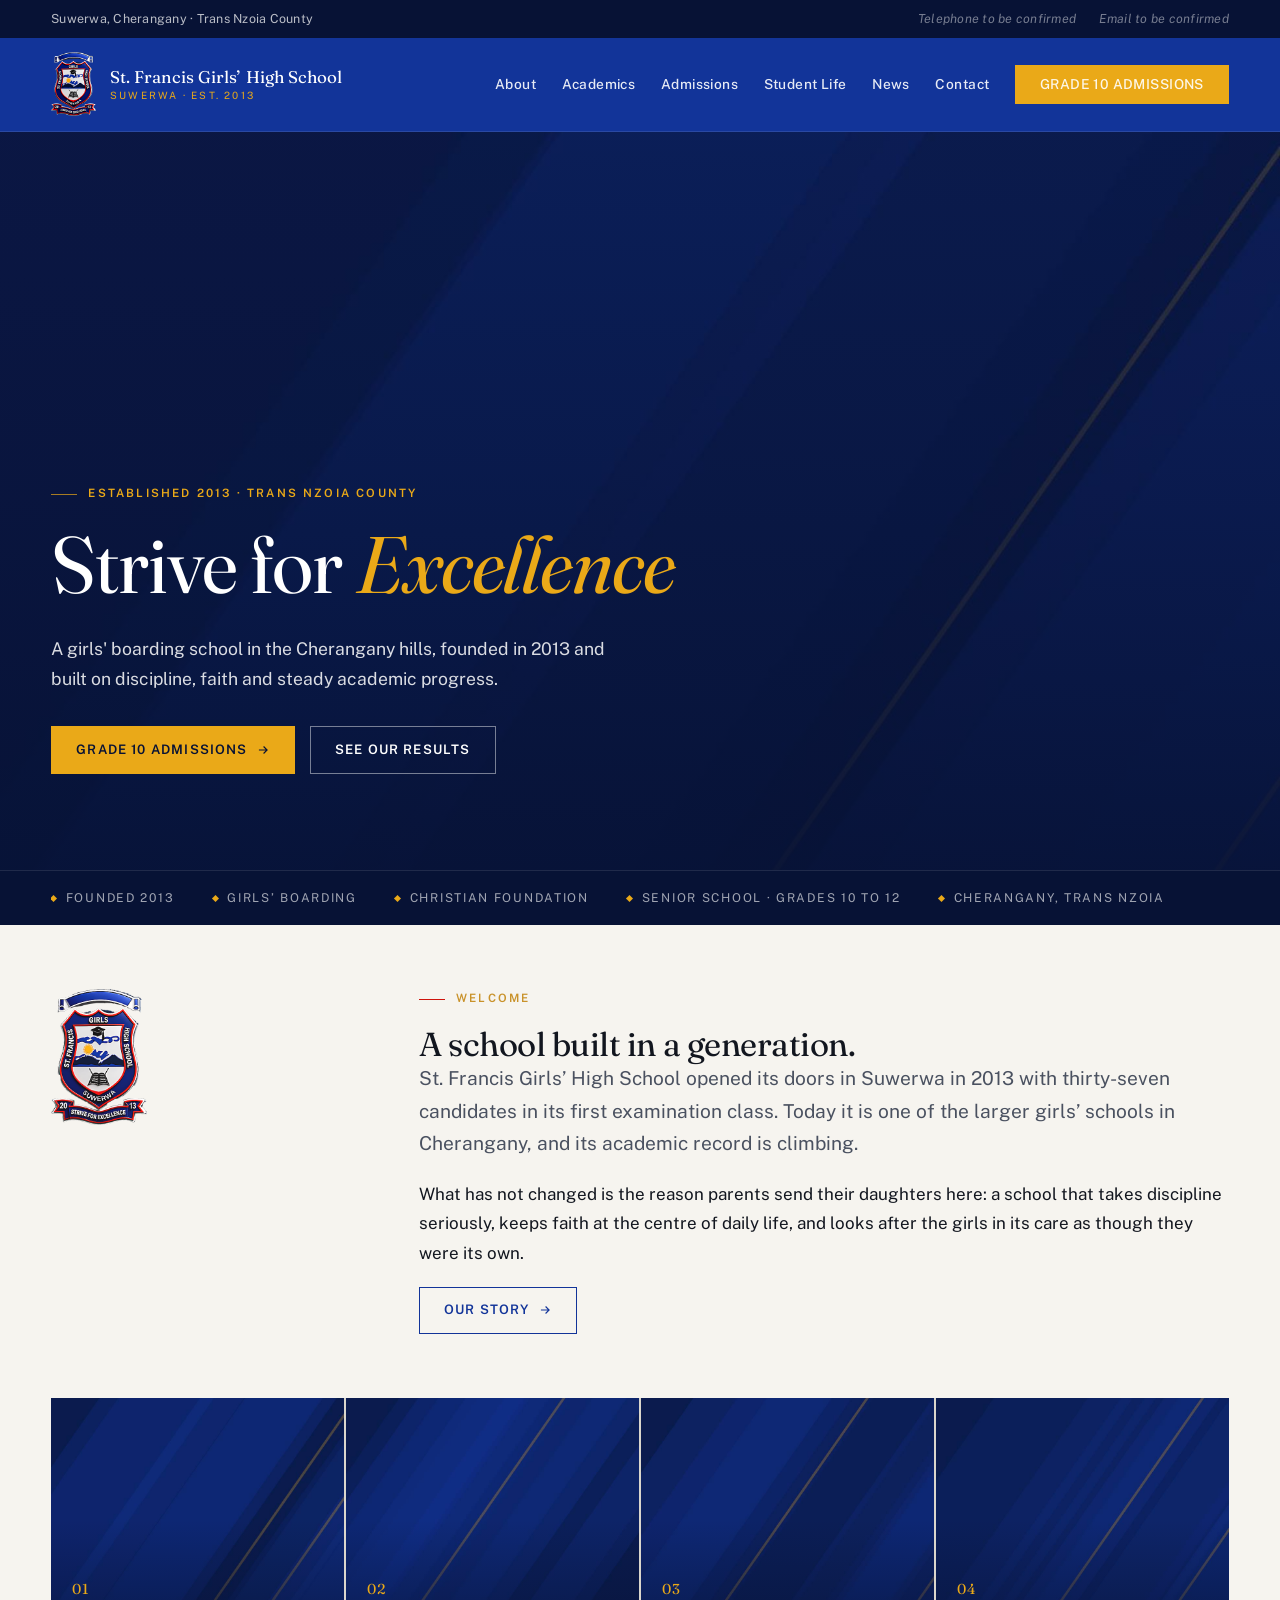
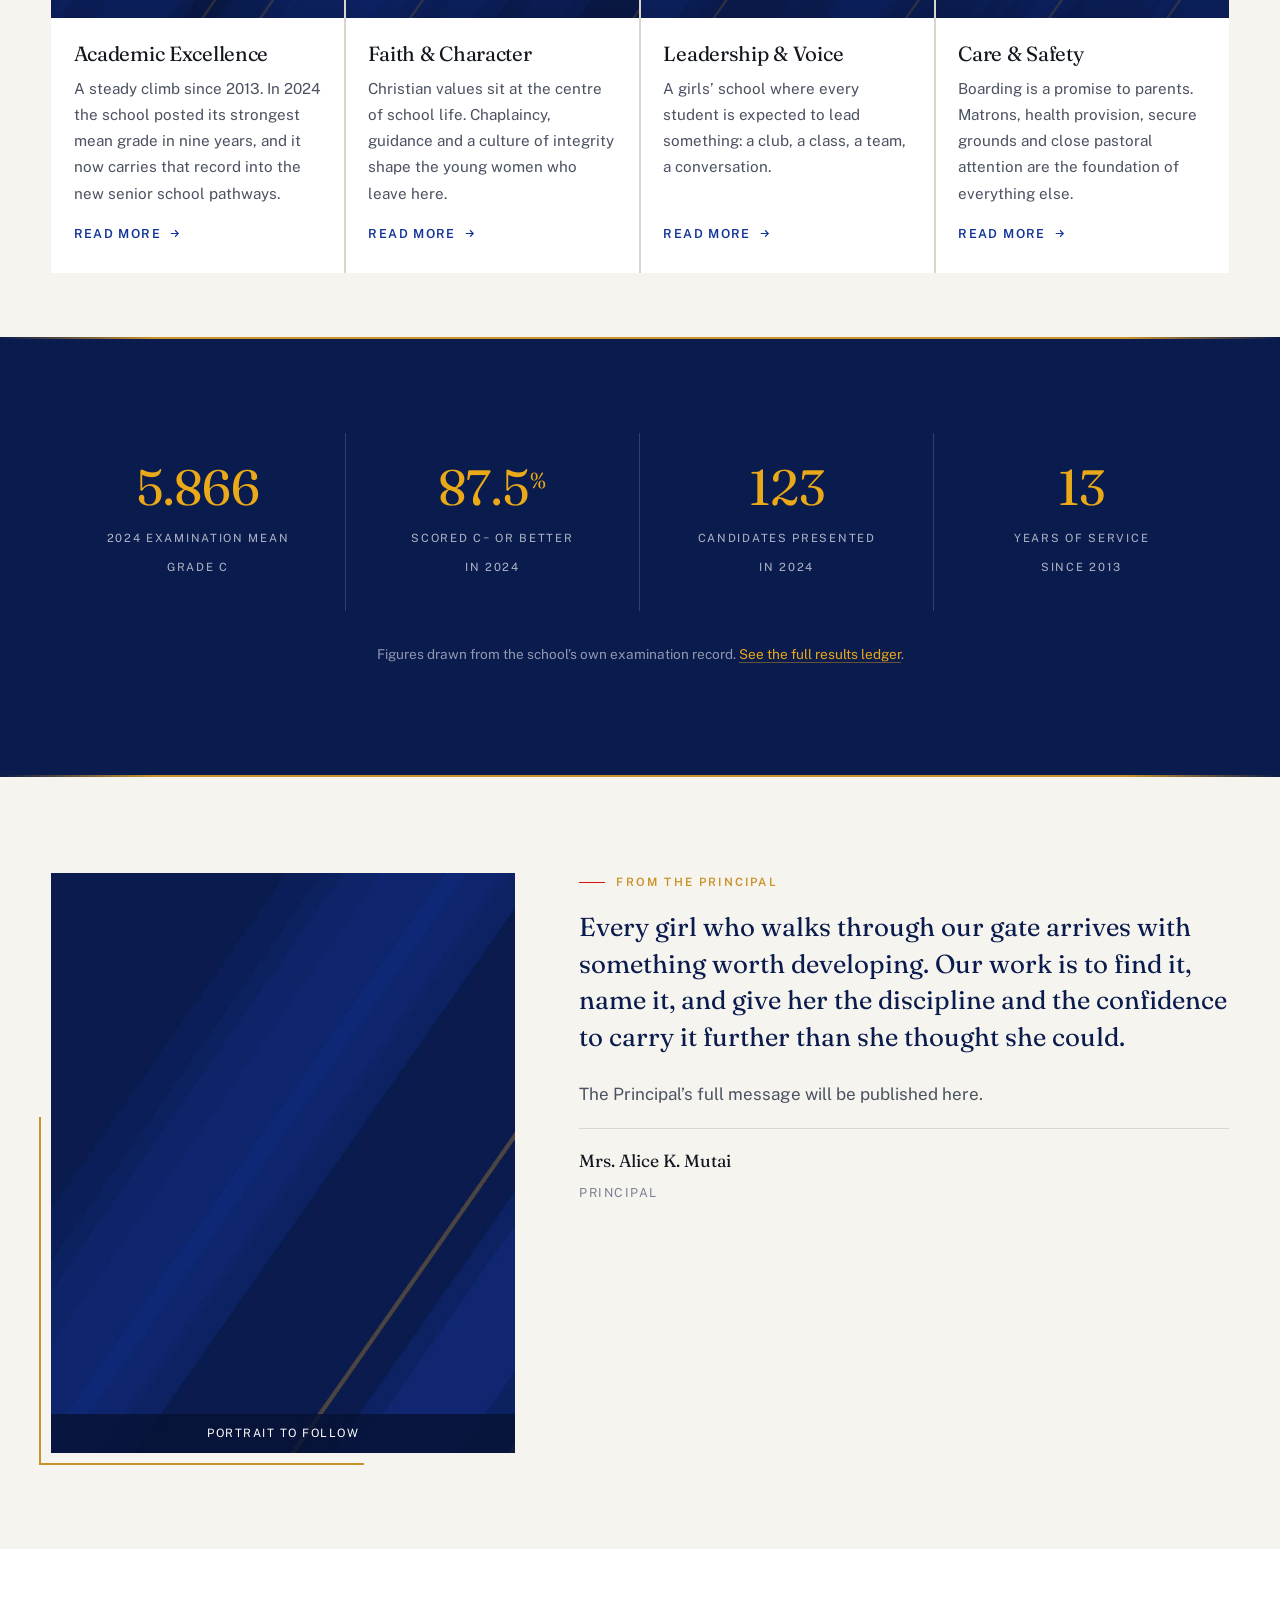
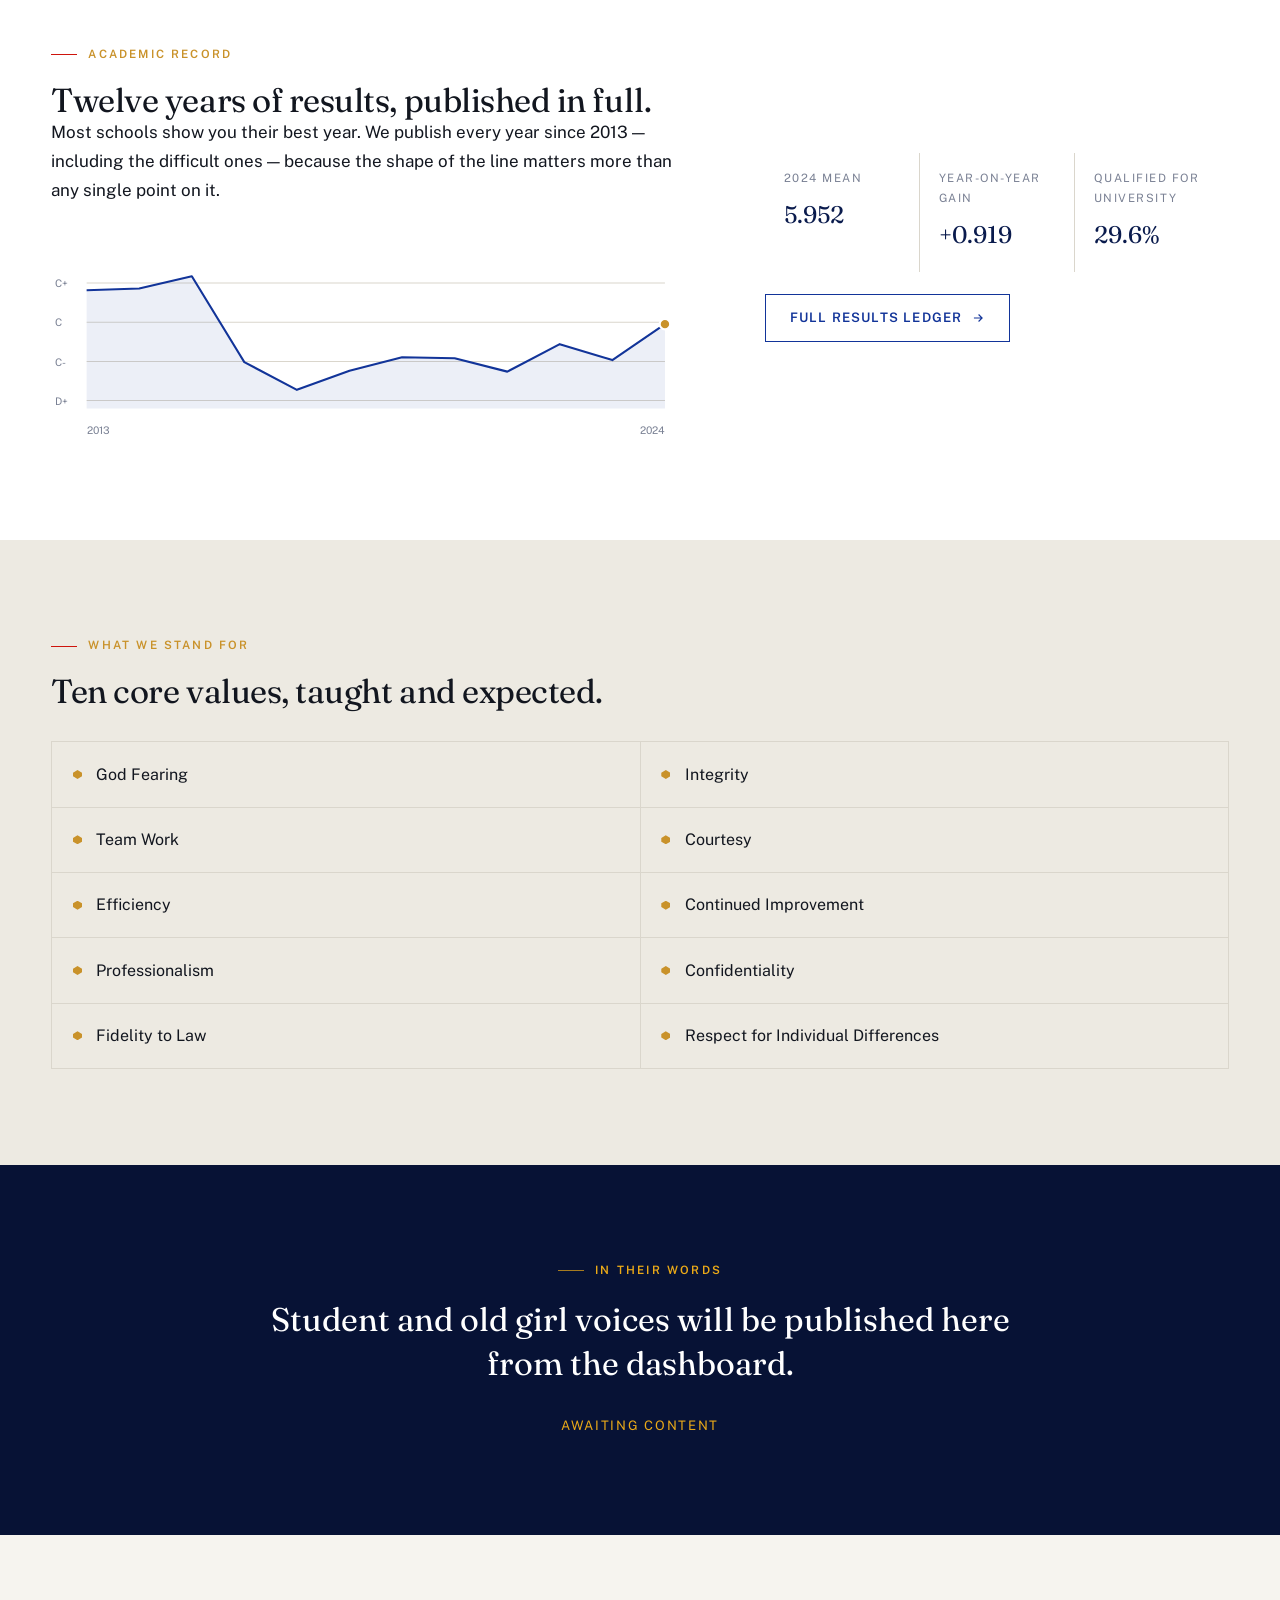
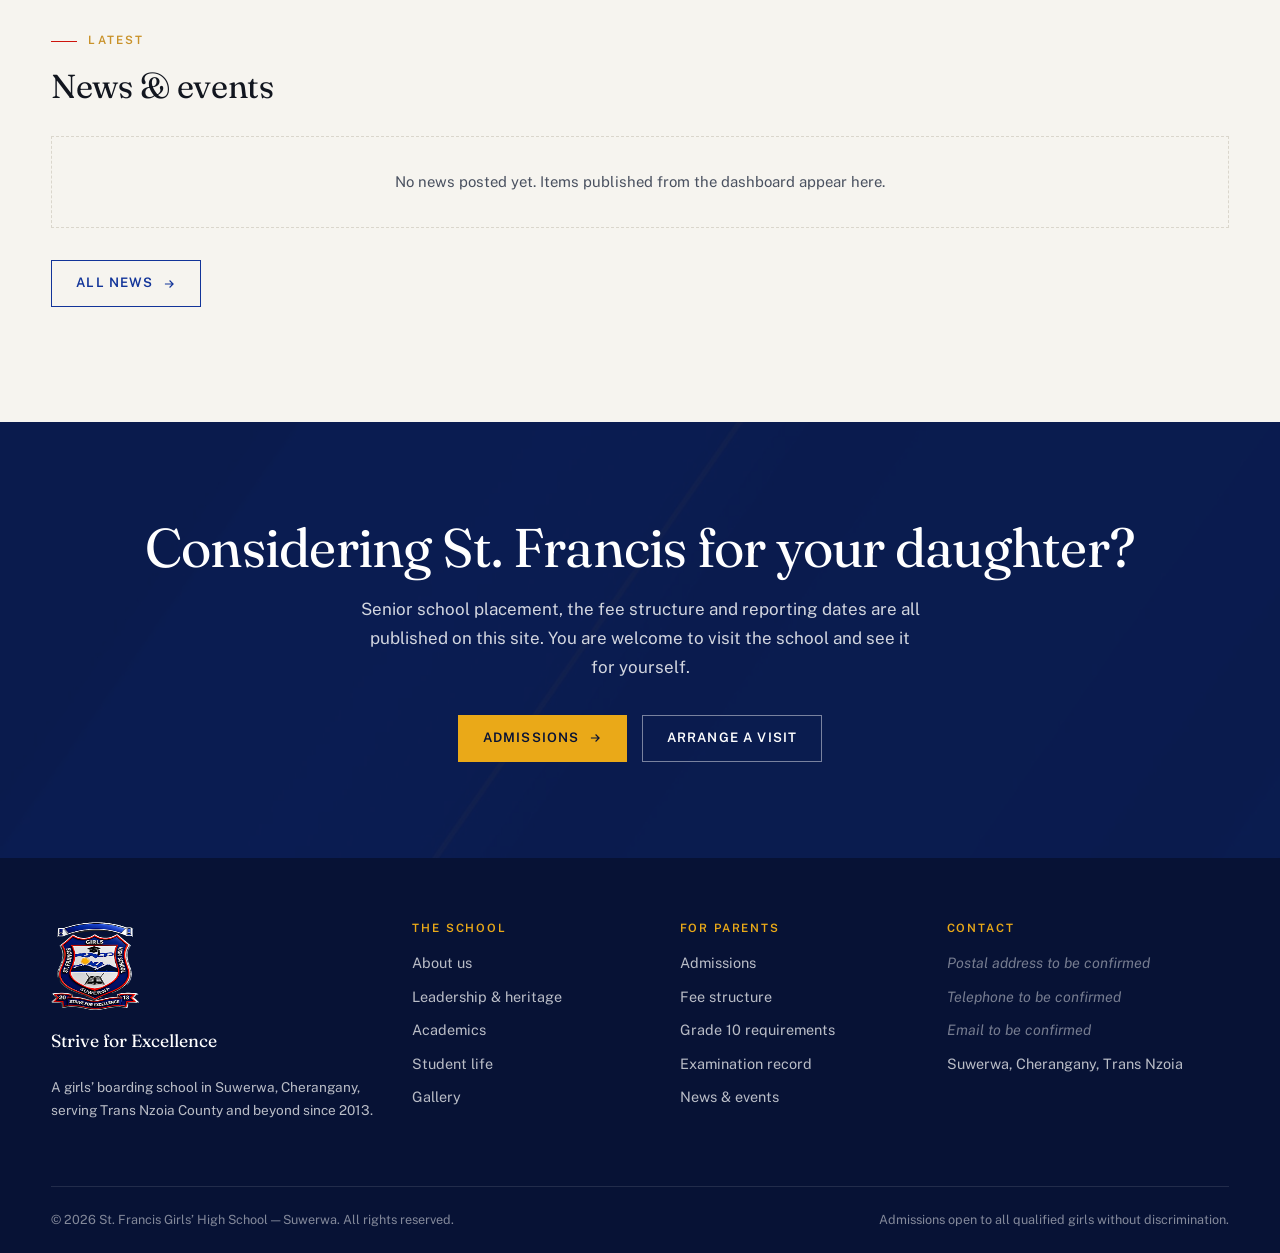
<file: index.html>
<!DOCTYPE html>
<html lang="en-KE">
<head>
<meta charset="utf-8">
<meta name="viewport" content="width=device-width, initial-scale=1">
<title>Strive for Excellence &mdash; St. Francis Girls&rsquo; High School &mdash; Suwerwa</title>
<meta name="description" content="St. Francis Girls&rsquo; High School, Suwerwa &mdash; a girls&rsquo; boarding school in Cherangany, Trans Nzoia County, founded 2013.">
<link rel="canonical" href="https://stfrancissuwerwa.sc.ke/">
<meta property="og:type" content="website">
<meta property="og:site_name" content="St. Francis Girls&rsquo; High School &mdash; Suwerwa">
<meta property="og:title" content="Strive for Excellence &mdash; St. Francis Girls&rsquo; High School &mdash; Suwerwa">
<meta property="og:description" content="St. Francis Girls&rsquo; High School, Suwerwa &mdash; a girls&rsquo; boarding school in Cherangany, Trans Nzoia County, founded 2013.">
<meta property="og:image" content="https://stfrancissuwerwa.sc.ke/assets/img/hero.jpg">
<meta property="og:url" content="https://stfrancissuwerwa.sc.ke/">
<meta name="twitter:card" content="summary_large_image">
<meta name="theme-color" content="#123499">
<link rel="icon" href="assets/img/favicon.png" type="image/png">
<link rel="apple-touch-icon" href="assets/img/icon-180.png">
<link rel="preconnect" href="https://fonts.googleapis.com">
<link rel="preconnect" href="https://fonts.gstatic.com" crossorigin>
<link href="https://fonts.googleapis.com/css2?family=Fraunces:ital,opsz,wght@0,9..144,400;0,9..144,500;1,9..144,400&family=Public+Sans:wght@400;500;600&display=swap" rel="stylesheet">
<link rel="stylesheet" href="assets/css/parts/01-tokens.css">
<link rel="stylesheet" href="assets/css/parts/02-base.css">
<link rel="stylesheet" href="assets/css/parts/03-header.css">
<link rel="stylesheet" href="assets/css/parts/04-hero.css">
<link rel="stylesheet" href="assets/css/parts/05-home.css">
<link rel="stylesheet" href="assets/css/parts/06-pages.css">
<link rel="stylesheet" href="assets/css/parts/07-footer.css">
<link rel="stylesheet" href="assets/css/parts/08-states.css">
<script type="application/ld+json">
{"@context":"https://schema.org","@type":"School","name":"St. Francis Girls' High School - Suwerwa",
"alternateName":"St. Francis Suwerwa","foundingDate":"2013","slogan":"Strive For Excellence",
"url":"https://stfrancissuwerwa.sc.ke","logo":"https://stfrancissuwerwa.sc.ke/assets/img/crest.png",
"address":{"@type":"PostalAddress","addressLocality":"Suwerwa","addressRegion":"Trans Nzoia County","addressCountry":"KE"},
"gender":"Female"}
</script>
</head>
<body>
<a class="skip" href="#main">Skip to content</a>
<div class="utility">
  <div class="wrap">
    <span>Suwerwa, Cherangany &middot; Trans Nzoia County</span>
    <span class="utility-links">
      <a href="tel:" data-bind-href="site.phoneLink"><span data-bind="site.phone" class="is-placeholder">Telephone to be confirmed</span></a>
      <a href="mailto:" data-bind-href="site.emailLink"><span data-bind="site.email" class="is-placeholder">Email to be confirmed</span></a>
    </span>
  </div>
</div>

<header class="masthead">
  <div class="wrap">
    <a class="brand" href="index.html">
      <img src="assets/img/crest.png" alt="School crest" width="64" height="91">
      <span class="brand-text">
        <span class="brand-name">St. Francis Girls&rsquo; High School</span>
        <span class="brand-sub">Suwerwa &middot; Est. 2013</span>
      </span>
    </a>
    <button class="burger" aria-label="Open menu" aria-expanded="false" aria-controls="nav"><svg viewBox="0 0 24 24" fill="none" stroke="currentColor" stroke-width="1.8" aria-hidden="true"><path d="M3 6h18M3 12h18M3 18h18"/></svg></button>
    <nav class="nav" id="nav" aria-label="Main">
      <a href="about.html">About</a><a href="academics.html">Academics</a><a href="admissions.html">Admissions</a><a href="student-life.html">Student Life</a><a href="news.html">News</a><a href="contact.html">Contact</a>
      <a class="btn btn--gold" href="admissions.html">Grade&nbsp;10 Admissions</a>
    </nav>
  </div>
</header>
<main id="main">
<section class="hero">
  <div class="hero__bg"><img src="assets/img/hero.jpg" alt="" fetchpriority="high" width="1800" height="1050"></div>
  <div class="wrap hero__inner on-navy">
    <p class="kicker">Established 2013 &middot; Trans Nzoia County</p>
    <h1 class="d1">Strive for <em>Excellence</em></h1>
    <p class="hero__tag" data-bind="site.heroText">A girls&rsquo; boarding school in the Cherangany hills, founded in 2013 and built on discipline, faith and steady academic progress.</p>
    <div class="hero__actions">
      <a class="btn btn--gold" href="admissions.html">Grade 10 admissions <svg viewBox="0 0 24 24" fill="none" stroke="currentColor" stroke-width="2" aria-hidden="true"><path d="M5 12h14M13 6l6 6-6 6"/></svg></a>
      <a class="btn btn--ghost" href="academics.html#results">See our results</a>
    </div>
  </div>
</section>

<div class="rail">
  <div class="wrap">
    <span>Founded 2013</span>
    <span>Girls&rsquo; boarding</span>
    <span>Christian foundation</span>
    <span>Senior school &middot; Grades 10 to 12</span>
    <span>Cherangany, Trans Nzoia</span>
  </div>
</div>

<section class="tight">
  <div class="wrap welcome">
    <div class="welcome__mark rv"><img src="assets/img/crest.png" alt="" width="96" height="136"></div>
    <div class="welcome__body rv" data-delay="120">
      <p class="kicker">Welcome</p>
      <h2 class="d3">A school built in a generation.</h2>
      <p class="lede">St. Francis Girls&rsquo; High School opened its doors in Suwerwa in 2013 with thirty-seven candidates in its first examination class. Today it is one of the larger girls&rsquo; schools in Cherangany, and its academic record is climbing.</p>
      <p>What has not changed is the reason parents send their daughters here: a school that takes discipline seriously, keeps faith at the centre of daily life, and looks after the girls in its care as though they were its own.</p>
      <p><a class="btn btn--outline" href="about.html">Our story <svg viewBox="0 0 24 24" fill="none" stroke="currentColor" stroke-width="2" aria-hidden="true"><path d="M5 12h14M13 6l6 6-6 6"/></svg></a></p>
    </div>
  </div>
</section>

<section class="tight" style="padding-top:0">
  <div class="wrap">
    <div class="pillars">
    <article class="pillar rv" data-delay="0">
      <div class="pillar__img"><img src="assets/img/pillar-1.jpg" alt="" loading="lazy" width="900" height="700">
        <span class="pillar__n">01</span></div>
      <div class="pillar__body">
        <h3>Academic Excellence</h3><p>A steady climb since 2013. In 2024 the school posted its strongest mean grade in nine years, and it now carries that record into the new senior school pathways.</p>
        <a class="pillar__more" href="academics.html">Read more <svg viewBox="0 0 24 24" fill="none" stroke="currentColor" stroke-width="2" aria-hidden="true"><path d="M5 12h14M13 6l6 6-6 6"/></svg></a>
      </div>
    </article>
    <article class="pillar rv" data-delay="90">
      <div class="pillar__img"><img src="assets/img/pillar-2.jpg" alt="" loading="lazy" width="900" height="700">
        <span class="pillar__n">02</span></div>
      <div class="pillar__body">
        <h3>Faith &amp; Character</h3><p>Christian values sit at the centre of school life. Chaplaincy, guidance and a culture of integrity shape the young women who leave here.</p>
        <a class="pillar__more" href="about.html#values">Read more <svg viewBox="0 0 24 24" fill="none" stroke="currentColor" stroke-width="2" aria-hidden="true"><path d="M5 12h14M13 6l6 6-6 6"/></svg></a>
      </div>
    </article>
    <article class="pillar rv" data-delay="180">
      <div class="pillar__img"><img src="assets/img/pillar-3.jpg" alt="" loading="lazy" width="900" height="700">
        <span class="pillar__n">03</span></div>
      <div class="pillar__body">
        <h3>Leadership &amp; Voice</h3><p>A girls&rsquo; school where every student is expected to lead something: a club, a class, a team, a conversation.</p>
        <a class="pillar__more" href="student-life.html">Read more <svg viewBox="0 0 24 24" fill="none" stroke="currentColor" stroke-width="2" aria-hidden="true"><path d="M5 12h14M13 6l6 6-6 6"/></svg></a>
      </div>
    </article>
    <article class="pillar rv" data-delay="270">
      <div class="pillar__img"><img src="assets/img/pillar-4.jpg" alt="" loading="lazy" width="900" height="700">
        <span class="pillar__n">04</span></div>
      <div class="pillar__body">
        <h3>Care &amp; Safety</h3><p>Boarding is a promise to parents. Matrons, health provision, secure grounds and close pastoral attention are the foundation of everything else.</p>
        <a class="pillar__more" href="student-life.html#boarding">Read more <svg viewBox="0 0 24 24" fill="none" stroke="currentColor" stroke-width="2" aria-hidden="true"><path d="M5 12h14M13 6l6 6-6 6"/></svg></a>
      </div>
    </article></div>
  </div>
</section>

<section class="ledger on-navy">
  <div class="wrap">
    <div class="ledger__grid">
      <div class="stat rv"><span class="stat__n" data-count="5.952" data-dp="3" data-stat="mean">5.952</span>
        <span class="stat__l"><span data-stat-label="meanYear">2024</span> examination mean<br>grade <span data-stat-label="meanGrade">C</span></span></div>
      <div class="stat rv" data-delay="90"><span class="stat__n"><span data-count="88.8" data-dp="1" data-stat="passRate">88.8</span><sup>%</sup></span>
        <span class="stat__l">Scored C&minus; or better<br>in <span data-stat-label="meanYear">2024</span></span></div>
      <div class="stat rv" data-delay="180"><span class="stat__n" data-count="125" data-dp="0" data-stat="entry">125</span>
        <span class="stat__l">Candidates presented<br>in <span data-stat-label="meanYear">2024</span></span></div>
      <div class="stat rv" data-delay="270"><span class="stat__n" data-count="13" data-dp="0" data-stat="age">13</span>
        <span class="stat__l">Years of service<br>since 2013</span></div>
    </div>
    <p class="ledger__note">Figures drawn from the school&rsquo;s own examination record. <a href="academics.html#results">See the full results ledger</a>.</p>
  </div>
</section>

<section>
  <div class="wrap principal">
    <div class="principal__portrait rv">
      <img src="assets/img/principal.jpg" alt="" data-bind="principal.photo" loading="lazy" width="800" height="1000">
    </div>
    <div class="rv" data-delay="130">
      <p class="kicker">From the Principal</p>
      <blockquote data-bind="principal.message">Every girl who walks through our gate arrives with something worth developing. Our work is to find it, name it, and give her the discipline and the confidence to carry it further than she thought she could.</blockquote>
      <p class="muted">The Principal&rsquo;s full message will be published here.</p>
      <div class="principal__sig">
        <strong data-bind="principal.name">Mrs. Alice K. Mutai</strong>
        <span data-bind="principal.title">Principal</span>
      </div>
    </div>
  </div>
</section>

<section class="results">
  <div class="wrap results__grid">
    <div class="rv">
      <p class="kicker">Academic record</p>
      <h2 class="d3">Twelve years of results, published in full.</h2>
      <p>Most schools show you their best year. We publish every year since 2013 &mdash; including the difficult ones &mdash; because the shape of the line matters more than any single point on it.</p>
      <svg id="spark" class="spark" viewBox="0 0 620 210" role="img" aria-label="K.C.S.E. mean grade by year from 2013 to 2024"></svg>
    </div>
    <div class="rv" data-delay="140">
      <dl class="results__facts">
        <div><dt><span data-stat-label="meanYear">2024</span> mean</dt><dd data-stat-text="mean">5.952</dd></div>
        <div><dt>Year-on-year gain</dt><dd data-stat-text="gain">+0.919</dd></div>
        <div><dt>Qualified for university</dt><dd data-stat-text="uni">29.6%</dd></div>
      </dl>
      <p style="margin-top:1.4rem"><a class="btn btn--outline" href="academics.html#results">Full results ledger <svg viewBox="0 0 24 24" fill="none" stroke="currentColor" stroke-width="2" aria-hidden="true"><path d="M5 12h14M13 6l6 6-6 6"/></svg></a></p>
    </div>
  </div>
</section>

<section class="values" id="values">
  <div class="wrap">
    <p class="kicker">What we stand for</p>
    <h2 class="d3" style="margin-bottom:var(--s4)">Ten core values, taught and expected.</h2>
    <ul class="values__list"><li class="rv" data-delay="0">God Fearing</li><li class="rv" data-delay="45">Integrity</li><li class="rv" data-delay="90">Team Work</li><li class="rv" data-delay="135">Courtesy</li><li class="rv" data-delay="180">Efficiency</li><li class="rv" data-delay="225">Continued Improvement</li><li class="rv" data-delay="270">Professionalism</li><li class="rv" data-delay="315">Confidentiality</li><li class="rv" data-delay="360">Fidelity to Law</li><li class="rv" data-delay="405">Respect for Individual Differences</li></ul>
  </div>
</section>

<section class="voices on-navy">
  <div class="narrow" style="text-align:center">
    <p class="kicker kicker--center">In their words</p>
    <div id="voices">
      <div class="voice is-on">
        <blockquote>Student and old girl voices will be published here from the dashboard.</blockquote>
        <cite>Awaiting content</cite>
      </div>
    </div>
  </div>
</section>

<section>
  <div class="wrap">
    <p class="kicker">Latest</p>
    <h2 class="d3" style="margin-bottom:var(--s4)">News &amp; events</h2>
    <div class="news" id="news-list" data-limit="3"></div>
    <p style="margin-top:var(--s4)"><a class="btn btn--outline" href="news.html">All news <svg viewBox="0 0 24 24" fill="none" stroke="currentColor" stroke-width="2" aria-hidden="true"><path d="M5 12h14M13 6l6 6-6 6"/></svg></a></p>
  </div>
</section>

<section class="cta">
  <div class="cta__bg"><img src="assets/img/cta.jpg" alt="" loading="lazy"></div>
  <div class="wrap cta__inner">
    <h2 class="d2">Considering St. Francis for your daughter?</h2>
    <p>Senior school placement, the fee structure and reporting dates are all published on this site. You are welcome to visit the school and see it for yourself.</p>
    <div class="cta__actions">
      <a class="btn btn--gold" href="admissions.html">Admissions <svg viewBox="0 0 24 24" fill="none" stroke="currentColor" stroke-width="2" aria-hidden="true"><path d="M5 12h14M13 6l6 6-6 6"/></svg></a>
      <a class="btn btn--ghost" href="contact.html">Arrange a visit</a>
    </div>
  </div>
</section>
</main><footer class="foot">
  <div class="wrap foot__top">
    <div class="foot__brand">
      <img src="assets/img/crest.png" alt="" width="88" height="125">
      <p class="foot__motto">Strive for Excellence</p>
      <p style="font-size:.85rem">A girls&rsquo; boarding school in Suwerwa, Cherangany, serving Trans Nzoia County and beyond since 2013.</p>
    </div>
    <div>
      <h4>The School</h4>
      <ul>
        <li><a href="about.html">About us</a></li>
        <li><a href="leadership.html">Leadership &amp; heritage</a></li>
        <li><a href="academics.html">Academics</a></li>
        <li><a href="student-life.html">Student life</a></li>
        <li><a href="gallery.html">Gallery</a></li>
      </ul>
    </div>
    <div>
      <h4>For Parents</h4>
      <ul>
        <li><a href="admissions.html">Admissions</a></li>
        <li><a href="admissions.html#fees">Fee structure</a></li>
        <li><a href="admissions.html#requirements">Grade 10 requirements</a></li>
        <li><a href="academics.html#results">Examination record</a></li>
        <li><a href="news.html">News &amp; events</a></li>
      </ul>
    </div>
    <div>
      <h4>Contact</h4>
      <ul>
        <li data-bind="site.postal" class="is-placeholder">Postal address to be confirmed</li>
        <li><a href="tel:" data-bind-href="site.phoneLink"><span data-bind="site.phone" class="is-placeholder">Telephone to be confirmed</span></a></li>
        <li><a href="mailto:" data-bind-href="site.emailLink"><span data-bind="site.email" class="is-placeholder">Email to be confirmed</span></a></li>
        <li>Suwerwa, Cherangany, Trans Nzoia</li>
      </ul>
      <div class="social" style="margin-top:1.1rem">
        <a href="#" data-bind-href="site.facebook" aria-label="Facebook"><svg viewBox="0 0 24 24" fill="currentColor" aria-hidden="true"><path d="M14 9h3V6h-3c-2 0-3.5 1.5-3.5 3.5V12H8v3h2.5v7h3v-7H16l.5-3h-3V9.5c0-.3.2-.5.5-.5z"/></svg></a>
        <a href="#" data-bind-href="site.instagram" aria-label="Instagram"><svg viewBox="0 0 24 24" fill="none" stroke="currentColor" stroke-width="1.8" aria-hidden="true"><rect x="3" y="3" width="18" height="18" rx="5"/><circle cx="12" cy="12" r="4"/><circle cx="17.5" cy="6.5" r="1" fill="currentColor" stroke="none"/></svg></a>
        <a href="#" data-bind-href="site.youtube" aria-label="YouTube"><svg viewBox="0 0 24 24" fill="currentColor" aria-hidden="true"><path d="M22 12s0-3.2-.4-4.7a2.5 2.5 0 0 0-1.8-1.8C18.3 5 12 5 12 5s-6.3 0-7.8.5A2.5 2.5 0 0 0 2.4 7.3C2 8.8 2 12 2 12s0 3.2.4 4.7a2.5 2.5 0 0 0 1.8 1.8C5.7 19 12 19 12 19s6.3 0 7.8-.5a2.5 2.5 0 0 0 1.8-1.8C22 15.2 22 12 22 12zM10 15V9l5 3z"/></svg></a>
      </div>
    </div>
  </div>
  <div class="wrap foot__bottom">
    <span>&copy; <span id="yr">2026</span> St. Francis Girls&rsquo; High School &mdash; Suwerwa. All rights reserved.</span>
    <span>Admissions open to all qualified girls without discrimination.</span>
  </div>
</footer>

<a class="wa" href="#" data-bind-href="site.whatsappLink" aria-label="Message the school on WhatsApp"><svg viewBox="0 0 24 24" fill="currentColor" aria-hidden="true"><path d="M12 2a10 10 0 0 0-8.6 15L2 22l5.2-1.4A10 10 0 1 0 12 2zm0 18a8 8 0 0 1-4.1-1.1l-.3-.2-3 .8.8-2.9-.2-.3A8 8 0 1 1 12 20zm4.4-5.8c-.2-.1-1.4-.7-1.6-.8s-.4-.1-.6.1-.6.8-.8 1-.3.2-.6.1a6.6 6.6 0 0 1-3.2-2.8c-.2-.4.2-.4.6-1.2a.5.5 0 0 0 0-.5l-.8-1.9c-.2-.5-.4-.4-.6-.4h-.5a1 1 0 0 0-.7.3 3 3 0 0 0-1 2.2 5.2 5.2 0 0 0 1.1 2.7 11.9 11.9 0 0 0 4.6 4c2.2.9 2.2.6 2.6.6a2.7 2.7 0 0 0 1.8-1.3 2.2 2.2 0 0 0 .2-1.3z"/></svg></a>

<script src="assets/js/content.js"></script>
<script src="assets/js/core.js"></script>
<script src="assets/js/nav.js"></script>
<script src="assets/js/motion.js"></script>
<script src="assets/js/render.js"></script>
<script src="assets/js/results.js"></script>
<script src="assets/js/data.js"></script>

<!-- Netlify Identity: catches client invite/recovery links that land on the
     homepage and sends them to the content manager to set a password. -->
<script src="https://identity.netlify.com/v1/netlify-identity-widget.js"></script>
<script>
  if (window.netlifyIdentity) {
    window.netlifyIdentity.on('init', function (user) {
      if (!user) {
        window.netlifyIdentity.on('login', function () {
          document.location.href = '/admin/';
        });
      }
    });
  }
</script>
</body>
</html>
</file>
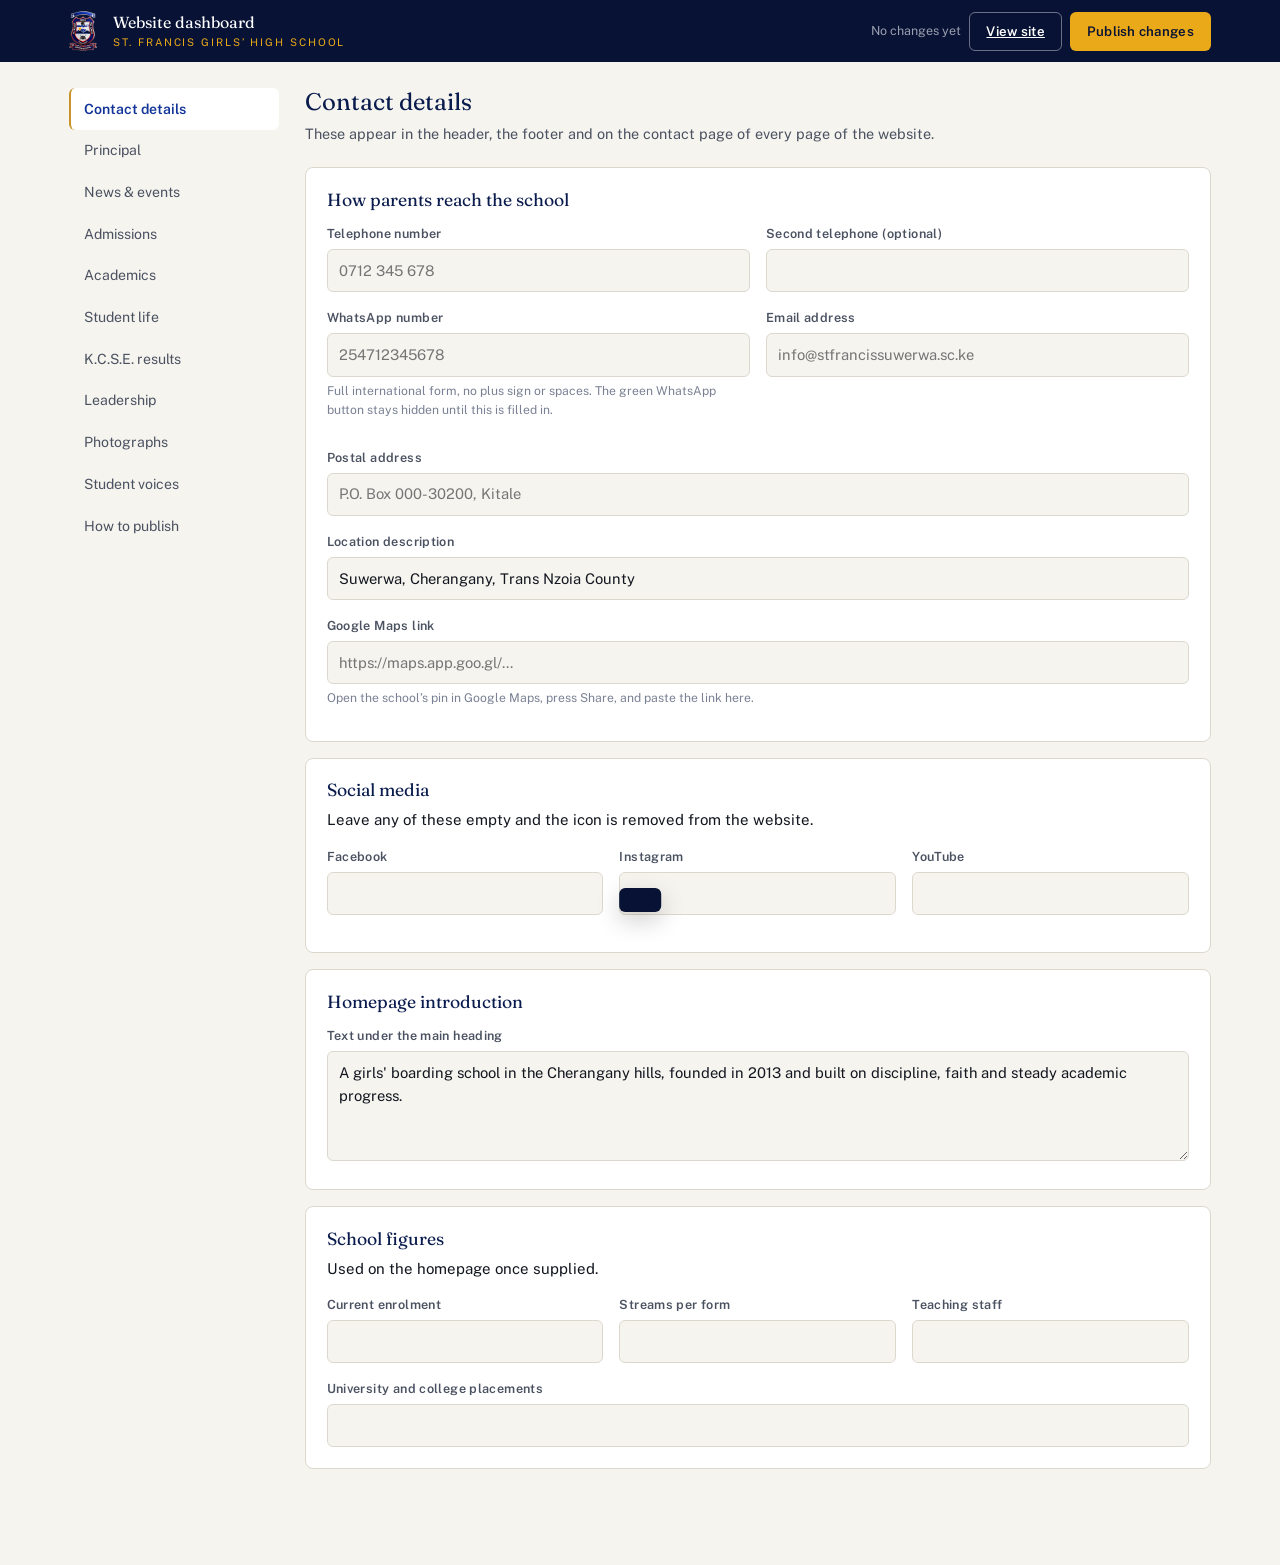
<file: dashboard/index.html>
<!DOCTYPE html>
<html lang="en-KE">
<head>
<meta charset="utf-8">
<meta name="viewport" content="width=device-width, initial-scale=1">
<title>Website dashboard &mdash; St. Francis Girls&rsquo; High School</title>
<meta name="robots" content="noindex, nofollow">
<link rel="icon" href="../assets/img/favicon.png" type="image/png">
<link rel="preconnect" href="https://fonts.googleapis.com">
<link rel="preconnect" href="https://fonts.gstatic.com" crossorigin>
<link href="https://fonts.googleapis.com/css2?family=Fraunces:opsz,wght@9..144,400&family=Public+Sans:wght@400;600&display=swap" rel="stylesheet">
<link rel="stylesheet" href="css/01-base.css">
<link rel="stylesheet" href="css/02-chrome.css">
<link rel="stylesheet" href="css/03-fields.css">
<link rel="stylesheet" href="css/04-items.css">
<link rel="stylesheet" href="css/05-publish.css">
</head>
<body>

<header class="bar">
  <div class="bar__in">
    <img src="../assets/img/crest.png" alt="">
    <span class="bar__t">
      <strong>Website dashboard</strong>
      <span>St. Francis Girls&rsquo; High School</span>
    </span>
    <span class="bar__actions">
      <span class="saved" id="saved">No changes yet</span>
      <a class="btn btn--ghost" href="../index.html" target="_blank" rel="noopener">View site</a>
      <button class="btn btn--gold" id="publish" type="button">Publish changes</button>
    </span>
  </div>
</header>

<div class="shell">

  <nav class="side" aria-label="Sections">
    <ul>
      <li><button type="button" data-go="contact" aria-current="true">Contact details</button></li>
      <li><button type="button" data-go="principal">Principal</button></li>
      <li><button type="button" data-go="news">News &amp; events</button></li>
      <li><button type="button" data-go="admissions">Admissions</button></li>
      <li><button type="button" data-go="academics">Academics</button></li>
      <li><button type="button" data-go="life">Student life</button></li>
      <li><button type="button" data-go="kcse">K.C.S.E. results</button></li>
      <li><button type="button" data-go="leadership">Leadership</button></li>
      <li><button type="button" data-go="gallery">Photographs</button></li>
      <li><button type="button" data-go="voices">Student voices</button></li>
      <li><button type="button" data-go="publish">How to publish</button></li>
    </ul>
  </nav>

  <main>

    <!-- ============ CONTACT ============ -->
    <section class="panel on" id="p-contact">
      <h2>Contact details</h2>
      <p class="hint">These appear in the header, the footer and on the contact page of every page of the website.</p>

      <div class="card">
        <h3>How parents reach the school</h3>
        <div class="row two">
          <div class="f"><label for="phone">Telephone number</label>
            <input id="phone" data-k="site.phone" placeholder="0712 345 678">
          </div>
          <div class="f"><label for="phone2">Second telephone (optional)</label>
            <input id="phone2" data-k="site.phone2">
          </div>
        </div>
        <div class="row two">
          <div class="f"><label for="whatsapp">WhatsApp number</label>
            <input id="whatsapp" data-k="site.whatsapp" placeholder="254712345678">
            <p class="note">Full international form, no plus sign or spaces. The green WhatsApp button stays hidden until this is filled in.</p>
          </div>
          <div class="f"><label for="email">Email address</label>
            <input id="email" data-k="site.email" placeholder="info@stfrancissuwerwa.sc.ke">
          </div>
        </div>
        <div class="f"><label for="postal">Postal address</label>
          <input id="postal" data-k="site.postal" placeholder="P.O. Box 000-30200, Kitale">
        </div>
        <div class="f"><label for="location">Location description</label>
          <input id="location" data-k="site.location">
        </div>
        <div class="f"><label for="mapEmbed">Google Maps link</label>
          <input id="mapEmbed" data-k="site.mapEmbed" placeholder="https://maps.app.goo.gl/...">
          <p class="note">Open the school&rsquo;s pin in Google Maps, press Share, and paste the link here.</p>
        </div>
      </div>

      <div class="card">
        <h3>Social media</h3>
        <p class="note" style="margin:-.4rem 0 .9rem">Leave any of these empty and the icon is removed from the website.</p>
        <div class="row three">
          <div class="f"><label for="facebook">Facebook</label><input id="facebook" data-k="site.facebook"></div>
          <div class="f"><label for="instagram">Instagram</label><input id="instagram" data-k="site.instagram"></div>
          <div class="f"><label for="youtube">YouTube</label><input id="youtube" data-k="site.youtube"></div>
        </div>
      </div>

      <div class="card">
        <h3>Homepage introduction</h3>
        <div class="f"><label for="heroText">Text under the main heading</label>
          <textarea id="heroText" data-k="site.heroText"></textarea>
        </div>
      </div>

      <div class="card">
        <h3>School figures</h3>
        <p class="note" style="margin:-.4rem 0 .9rem">Used on the homepage once supplied.</p>
        <div class="row three">
          <div class="f"><label for="enrolment">Current enrolment</label><input id="enrolment" data-k="site.enrolment"></div>
          <div class="f"><label for="streams">Streams per form</label><input id="streams" data-k="site.streams"></div>
          <div class="f"><label for="teachers">Teaching staff</label><input id="teachers" data-k="site.teachers"></div>
        </div>
        <div class="f"><label for="placements">University and college placements</label><input id="placements" data-k="site.placements"></div>
      </div>
    </section>

    <!-- ============ PRINCIPAL ============ -->
    <section class="panel" id="p-principal">
      <h2>Principal</h2>
      <p class="hint">The welcome message and portrait shown on the homepage.</p>
      <div class="card">
        <div class="row two">
          <div class="f"><label for="pname">Name</label><input id="pname" data-k="principal.name"></div>
          <div class="f"><label for="ptitle">Title</label><input id="ptitle" data-k="principal.title"></div>
        </div>
        <div class="f"><label for="pphoto">Portrait photograph</label>
          <input id="pphoto" data-k="principal.photo" placeholder="assets/img/principal.jpg">
          <p class="note">Copy the photograph into the <code>assets/img</code> folder, then type its file name here, for example <code>assets/img/principal.jpg</code></p>
        </div>
        <div class="f"><label for="pmsg">Message</label>
          <textarea id="pmsg" data-k="principal.message" style="min-height:180px"
            placeholder="Two or three paragraphs welcoming visitors to the school."></textarea>
        </div>
      </div>
    </section>

    <!-- ============ NEWS ============ -->
    <section class="panel" id="p-news">
      <h2>News &amp; events</h2>
      <p class="hint">The three most recent items appear on the homepage automatically. All of them appear on the news page.</p>
      <div id="list-news"></div>
      <button class="add" type="button" data-add="news">Add a news item</button>
    </section>

    <!-- ============ ADMISSIONS ============ -->
    <section class="panel" id="p-admissions">
      <h2>Admissions</h2>
      <p class="hint">Grade 10 placement, pathways, reporting dates and the fee structure.</p>
      <div class="card">
        <div class="f"><label for="admIntro">Introduction</label>
          <textarea id="admIntro" data-k="admissions.intro"></textarea></div>
        <div class="f"><label for="admReport">Reporting dates</label>
          <textarea id="admReport" data-k="admissions.reportingDates" style="min-height:80px"></textarea></div>
      </div>
      <div class="card">
        <h3>Senior school pathways offered</h3>
        <p class="note" style="margin:-.4rem 0 .9rem">Schools may offer a maximum of two subject combinations. Add only the pathways this school is approved for.</p>
        <div id="list-pathways"></div>
        <button class="add" type="button" data-add="pathways">Add a pathway</button>
      </div>
      <div class="card">
        <h3>What to bring</h3>
        <div id="list-requirements"></div>
        <button class="add" type="button" data-add="requirements">Add a requirement</button>
      </div>
      <div class="card">
        <h3>Documents required</h3>
        <div id="list-documents"></div>
        <button class="add" type="button" data-add="documents">Add a document</button>
      </div>
      <div class="card">
        <h3>Fee structure</h3>
        <div id="list-fees"></div>
        <button class="add" type="button" data-add="fees">Add a fee line</button>
        <div class="f" style="margin-top:1rem"><label for="feesNote">Note under the fee table</label>
          <input id="feesNote" data-k="admissions.feesNote"></div>
      </div>
    </section>

    <!-- ============ ACADEMICS ============ -->
    <section class="panel" id="p-academics">
      <h2>Academics</h2>
      <p class="hint">Subjects and departments. Pathways are set under Admissions; the results table has its own section.</p>
      <div class="card">
        <div class="f"><label for="acadIntro">Introduction</label>
          <textarea id="acadIntro" data-k="academics.intro"></textarea></div>
      </div>
      <div class="card">
        <h3>Subjects offered</h3>
        <div id="list-subjects"></div>
        <button class="add" type="button" data-add="subjects">Add a subject</button>
      </div>
      <div class="card">
        <h3>Departments</h3>
        <div id="list-departments"></div>
        <button class="add" type="button" data-add="departments">Add a department</button>
      </div>
    </section>

    <!-- ============ LIFE ============ -->
    <section class="panel" id="p-life">
      <h2>Student life</h2>
      <p class="hint">Boarding, welfare, clubs and games.</p>
      <div class="card">
        <div class="f"><label for="boarding">Boarding and welfare</label>
          <textarea id="boarding" data-k="life.boarding" style="min-height:140px"
            placeholder="Dormitories, the matron, the health facility, dining and security."></textarea></div>
        <div class="f"><label for="pastoral">Chaplaincy and guidance</label>
          <textarea id="pastoral" data-k="life.pastoral" style="min-height:120px"></textarea></div>
      </div>
      <div class="card">
        <h3>Clubs and societies</h3>
        <div id="list-clubs"></div>
        <button class="add" type="button" data-add="clubs">Add a club</button>
      </div>
      <div class="card">
        <h3>Games and sports</h3>
        <div id="list-sports"></div>
        <button class="add" type="button" data-add="sports">Add a sport</button>
      </div>
    </section>

    <!-- ============ KCSE ============ -->
    <section class="panel" id="p-kcse">
      <h2>K.C.S.E. results</h2>
      <p class="hint">The school&rsquo;s K.C.S.E. record. One entry per year &mdash; the mean score and mean grade are worked out for you as you type the grade counts. The final national K.C.S.E. is in 2027; Grade 12 results can be added here afterwards.</p>
      <div id="list-kcse"></div>
      <button class="add" type="button" data-add="kcse">Add a year</button>
    </section>

    <!-- ============ LEADERSHIP ============ -->
    <section class="panel" id="p-leadership">
      <h2>Leadership</h2>
      <p class="hint">Principals and Board of Management Chairpersons, oldest first.</p>
      <div class="card">
        <h3>Principals</h3>
        <div id="list-principals"></div>
        <button class="add" type="button" data-add="principals">Add a Principal</button>
      </div>
      <div class="card">
        <h3>Board of Management Chairpersons</h3>
        <div id="list-bom"></div>
        <button class="add" type="button" data-add="bom">Add a Chairperson</button>
      </div>
    </section>

    <!-- ============ GALLERY ============ -->
    <section class="panel" id="p-gallery">
      <h2>Photographs</h2>
      <p class="hint">Copy photographs into the <code>assets/img</code> folder first, then list their file names here.</p>
      <div id="list-gallery"></div>
      <button class="add" type="button" data-add="gallery">Add a photograph</button>
    </section>

    <!-- ============ VOICES ============ -->
    <section class="panel" id="p-voices">
      <h2>Student voices</h2>
      <p class="hint">Short quotations from current students or old girls, shown on the homepage.</p>
      <div id="list-voices"></div>
      <button class="add" type="button" data-add="voices">Add a quotation</button>
    </section>

    <!-- ============ PUBLISH ============ -->
    <section class="panel" id="p-publish">
      <h2>How to publish</h2>
      <p class="hint">Changes are held on this computer until you publish them.</p>
      <div class="card">
        <ol class="steps">
          <li>Edit whatever you need in the sections on the left. Everything saves automatically as you type.</li>
          <li>Press <strong>View site</strong> at the top to see your changes. A bar appears at the top of the site reminding you they are not published yet.</li>
          <li>Press <strong>Publish changes</strong>. A file called <code>content.js</code> is downloaded to your computer.</li>
          <li>Put that file into the <code>assets/js</code> folder of the website, replacing the one already there.</li>
          <li>Upload the website folder to the host. Everyone can now see the changes.</li>
        </ol>
        <div class="warn">
          <strong>Photographs are separate.</strong> Copy image files into <code>assets/img</code> yourself, then type the file name into the relevant box here. The dashboard records the name; it does not move the file.
        </div>
      </div>
      <div class="card">
        <h3>Start again</h3>
        <p class="note" style="margin-top:0">This discards every unpublished change on this computer and returns to the version currently on the website.</p>
        <button class="btn btn--plain btn--sm" id="reset" type="button">Discard unpublished changes</button>
      </div>
    </section>

  </main>
</div>

<div class="toast" id="toast"></div>

<script src="../assets/js/content.js"></script>
<script src="js/01-state.js"></script>
<script src="js/02-fields.js"></script>
<script src="js/03-lists.js"></script>
<script src="js/04-app.js"></script>
</body>
</html>
</file>
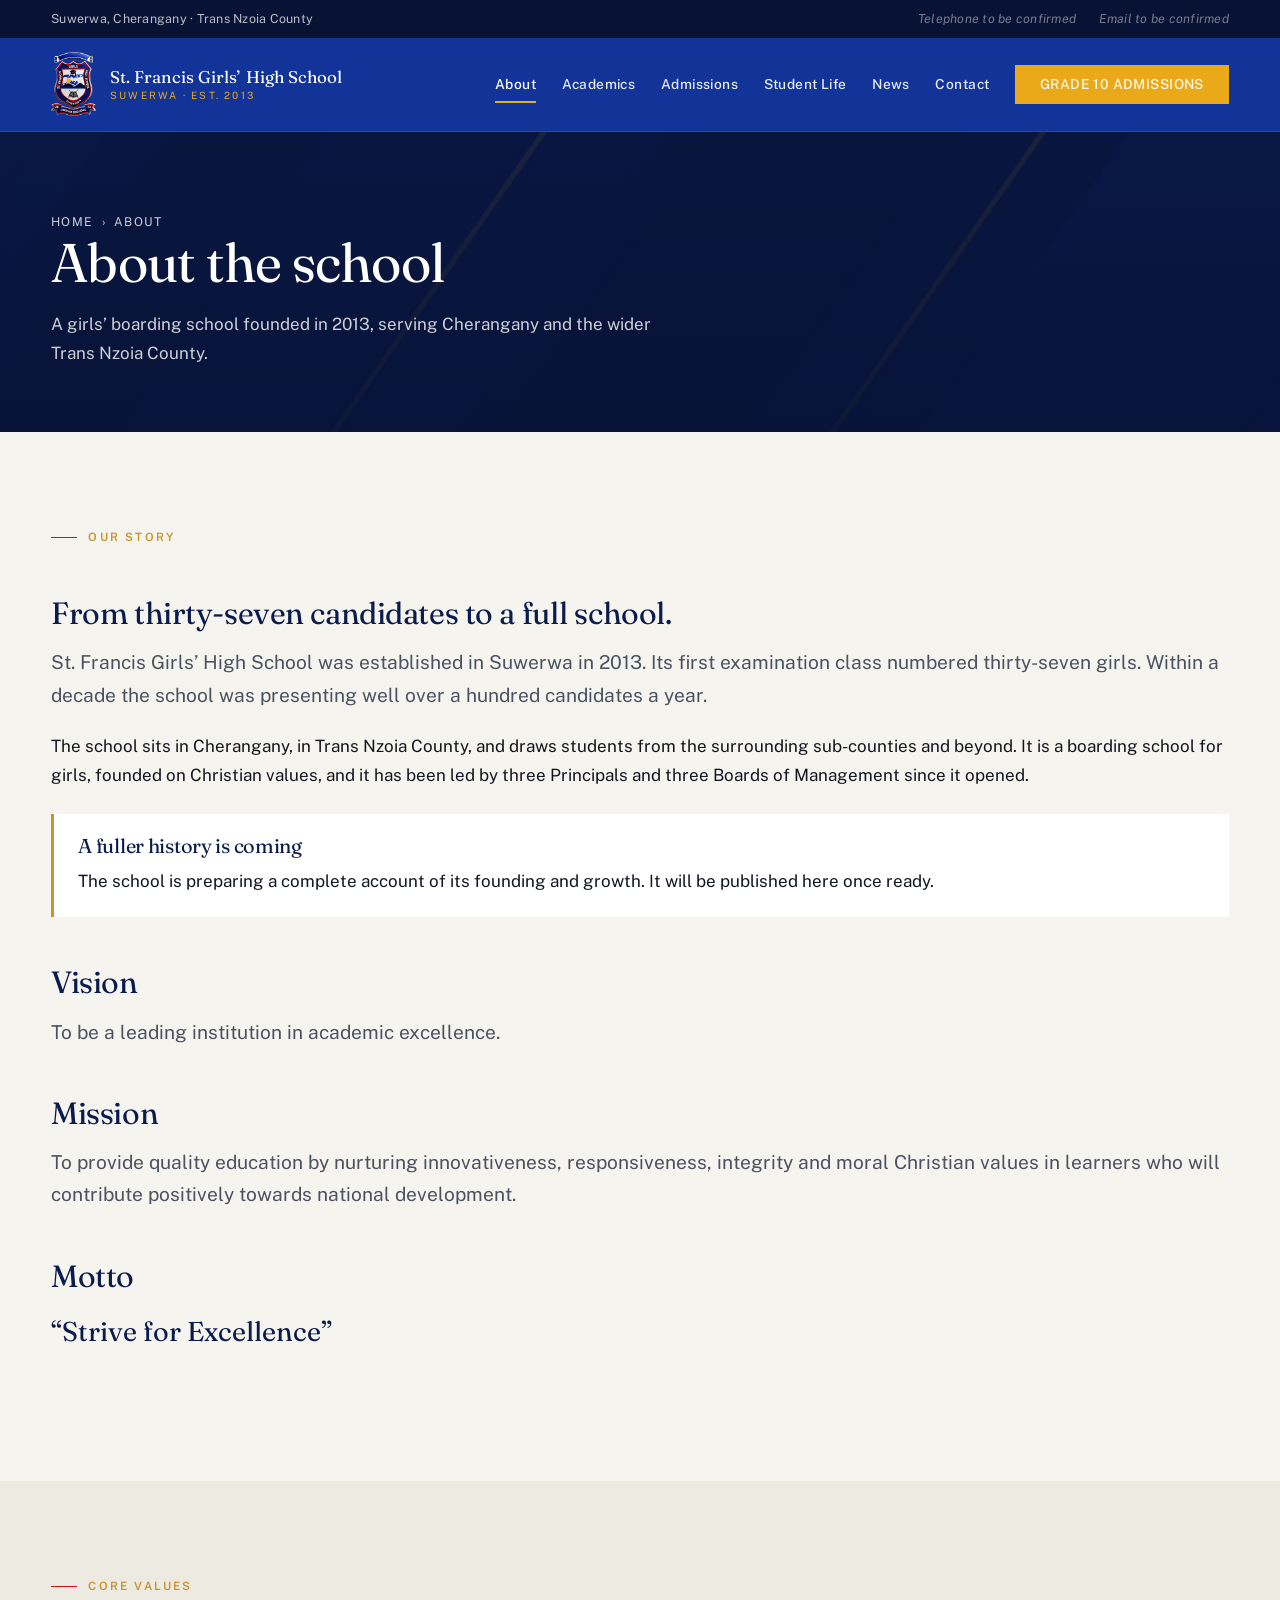
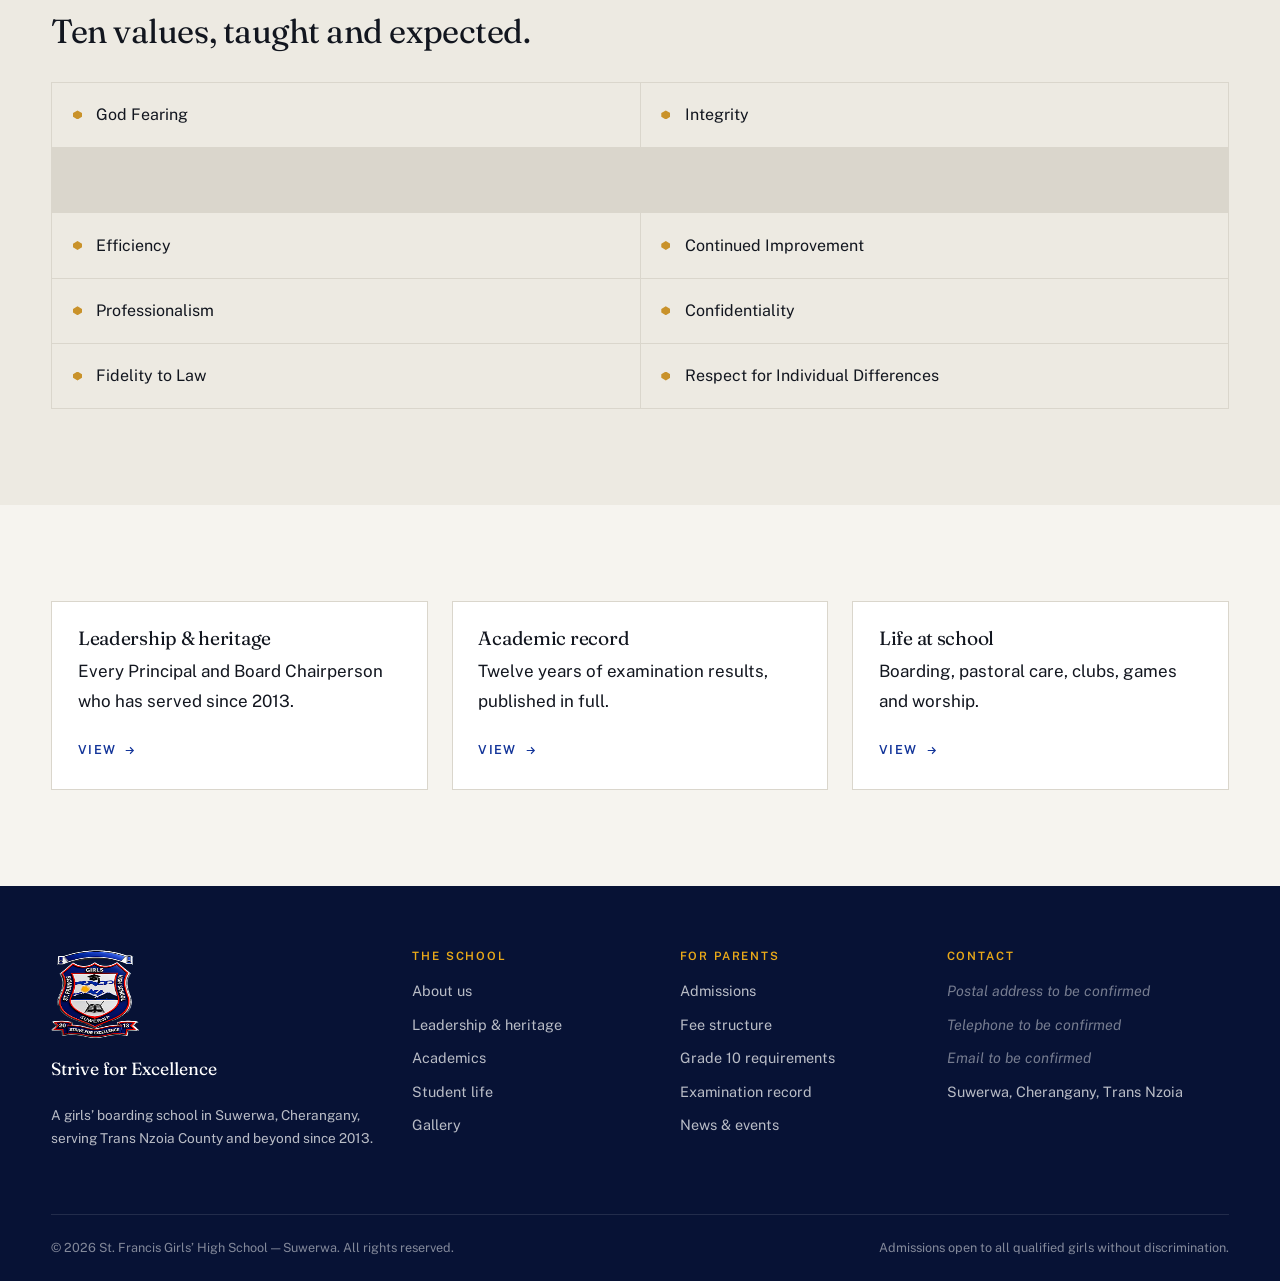
<file: about.html>
<!DOCTYPE html>
<html lang="en-KE">
<head>
<meta charset="utf-8">
<meta name="viewport" content="width=device-width, initial-scale=1">
<title>About &mdash; St. Francis Girls&rsquo; High School &mdash; Suwerwa</title>
<meta name="description" content="The story, vision, mission and core values of St. Francis Girls&rsquo; High School, Suwerwa.">
<link rel="canonical" href="https://stfrancissuwerwa.sc.ke/about.html">
<meta property="og:type" content="website">
<meta property="og:site_name" content="St. Francis Girls&rsquo; High School &mdash; Suwerwa">
<meta property="og:title" content="About &mdash; St. Francis Girls&rsquo; High School &mdash; Suwerwa">
<meta property="og:description" content="The story, vision, mission and core values of St. Francis Girls&rsquo; High School, Suwerwa.">
<meta property="og:image" content="https://stfrancissuwerwa.sc.ke/assets/img/hero.jpg">
<meta property="og:url" content="https://stfrancissuwerwa.sc.ke/about.html">
<meta name="twitter:card" content="summary_large_image">
<meta name="theme-color" content="#123499">
<link rel="icon" href="assets/img/favicon.png" type="image/png">
<link rel="apple-touch-icon" href="assets/img/icon-180.png">
<link rel="preconnect" href="https://fonts.googleapis.com">
<link rel="preconnect" href="https://fonts.gstatic.com" crossorigin>
<link href="https://fonts.googleapis.com/css2?family=Fraunces:ital,opsz,wght@0,9..144,400;0,9..144,500;1,9..144,400&family=Public+Sans:wght@400;500;600&display=swap" rel="stylesheet">
<link rel="stylesheet" href="assets/css/parts/01-tokens.css">
<link rel="stylesheet" href="assets/css/parts/02-base.css">
<link rel="stylesheet" href="assets/css/parts/03-header.css">
<link rel="stylesheet" href="assets/css/parts/04-hero.css">
<link rel="stylesheet" href="assets/css/parts/05-home.css">
<link rel="stylesheet" href="assets/css/parts/06-pages.css">
<link rel="stylesheet" href="assets/css/parts/07-footer.css">
<link rel="stylesheet" href="assets/css/parts/08-states.css">
<script type="application/ld+json">
{"@context":"https://schema.org","@type":"School","name":"St. Francis Girls' High School - Suwerwa",
"alternateName":"St. Francis Suwerwa","foundingDate":"2013","slogan":"Strive For Excellence",
"url":"https://stfrancissuwerwa.sc.ke","logo":"https://stfrancissuwerwa.sc.ke/assets/img/crest.png",
"address":{"@type":"PostalAddress","addressLocality":"Suwerwa","addressRegion":"Trans Nzoia County","addressCountry":"KE"},
"gender":"Female"}
</script>
</head>
<body>
<a class="skip" href="#main">Skip to content</a>
<div class="utility">
  <div class="wrap">
    <span>Suwerwa, Cherangany &middot; Trans Nzoia County</span>
    <span class="utility-links">
      <a href="tel:" data-bind-href="site.phoneLink"><span data-bind="site.phone" class="is-placeholder">Telephone to be confirmed</span></a>
      <a href="mailto:" data-bind-href="site.emailLink"><span data-bind="site.email" class="is-placeholder">Email to be confirmed</span></a>
    </span>
  </div>
</div>

<header class="masthead">
  <div class="wrap">
    <a class="brand" href="index.html">
      <img src="assets/img/crest.png" alt="School crest" width="64" height="91">
      <span class="brand-text">
        <span class="brand-name">St. Francis Girls&rsquo; High School</span>
        <span class="brand-sub">Suwerwa &middot; Est. 2013</span>
      </span>
    </a>
    <button class="burger" aria-label="Open menu" aria-expanded="false" aria-controls="nav"><svg viewBox="0 0 24 24" fill="none" stroke="currentColor" stroke-width="1.8" aria-hidden="true"><path d="M3 6h18M3 12h18M3 18h18"/></svg></button>
    <nav class="nav" id="nav" aria-label="Main">
      <a href="about.html" aria-current="page">About</a><a href="academics.html">Academics</a><a href="admissions.html">Admissions</a><a href="student-life.html">Student Life</a><a href="news.html">News</a><a href="contact.html">Contact</a>
      <a class="btn btn--gold" href="admissions.html">Grade&nbsp;10 Admissions</a>
    </nav>
  </div>
</header>
<main id="main"><section class="pagehead">
  <div class="pagehead__bg"><img src="assets/img/page-about.jpg" alt=""></div>
  <div class="wrap pagehead__inner">
    <p class="crumbs"><a href="index.html">Home</a> &nbsp;&rsaquo;&nbsp; About</p>
    <h1 class="d2">About the school</h1>
    <p>A girls&rsquo; boarding school founded in 2013, serving Cherangany and the wider Trans Nzoia County.</p>
  </div>
</section>
<section>
  <div class="wrap" style="display:grid;gap:var(--s5);grid-template-columns:1fr">
    <div class="narrow prose rv" style="width:100%;margin:0">
      <p class="kicker">Our story</p>
      <h2>From thirty-seven candidates to a full school.</h2>
      <p class="lede">St. Francis Girls&rsquo; High School was established in Suwerwa in 2013. Its first examination class numbered thirty-seven girls. Within a decade the school was presenting well over a hundred candidates a year.</p>
      <p>The school sits in Cherangany, in Trans Nzoia County, and draws students from the surrounding sub-counties and beyond. It is a boarding school for girls, founded on Christian values, and it has been led by three Principals and three Boards of Management since it opened.</p>
      <div class="callout">
        <h3>A fuller history is coming</h3>
        <p>The school is preparing a complete account of its founding and growth. It will be published here once ready.</p>
      </div>

      <h2 id="vision">Vision</h2>
      <p class="lede">To be a leading institution in academic excellence.</p>

      <h2 id="mission">Mission</h2>
      <p class="lede">To provide quality education by nurturing innovativeness, responsiveness, integrity and moral Christian values in learners who will contribute positively towards national development.</p>

      <h2>Motto</h2>
      <p class="lede" style="font-family:var(--display);font-size:1.7rem;color:var(--navy-deep)">&ldquo;Strive for Excellence&rdquo;</p>
    </div>
  </div>
</section>

<section class="values" id="values">
  <div class="wrap">
    <p class="kicker">Core values</p>
    <h2 class="d3" style="margin-bottom:var(--s4)">Ten values, taught and expected.</h2>
    <ul class="values__list"><li class="rv" data-delay="0">God Fearing</li><li class="rv" data-delay="45">Integrity</li><li class="rv" data-delay="90">Team Work</li><li class="rv" data-delay="135">Courtesy</li><li class="rv" data-delay="180">Efficiency</li><li class="rv" data-delay="225">Continued Improvement</li><li class="rv" data-delay="270">Professionalism</li><li class="rv" data-delay="315">Confidentiality</li><li class="rv" data-delay="360">Fidelity to Law</li><li class="rv" data-delay="405">Respect for Individual Differences</li></ul>
  </div>
</section>

<section>
  <div class="wrap cards">
    <article class="card rv"><h3>Leadership &amp; heritage</h3><p>Every Principal and Board Chairperson who has served since 2013.</p><p><a class="pillar__more" href="leadership.html">View <svg viewBox="0 0 24 24" fill="none" stroke="currentColor" stroke-width="2" aria-hidden="true"><path d="M5 12h14M13 6l6 6-6 6"/></svg></a></p></article>
    <article class="card rv" data-delay="90"><h3>Academic record</h3><p>Twelve years of examination results, published in full.</p><p><a class="pillar__more" href="academics.html#results">View <svg viewBox="0 0 24 24" fill="none" stroke="currentColor" stroke-width="2" aria-hidden="true"><path d="M5 12h14M13 6l6 6-6 6"/></svg></a></p></article>
    <article class="card rv" data-delay="180"><h3>Life at school</h3><p>Boarding, pastoral care, clubs, games and worship.</p><p><a class="pillar__more" href="student-life.html">View <svg viewBox="0 0 24 24" fill="none" stroke="currentColor" stroke-width="2" aria-hidden="true"><path d="M5 12h14M13 6l6 6-6 6"/></svg></a></p></article>
  </div>
</section>
</main><footer class="foot">
  <div class="wrap foot__top">
    <div class="foot__brand">
      <img src="assets/img/crest.png" alt="" width="88" height="125">
      <p class="foot__motto">Strive for Excellence</p>
      <p style="font-size:.85rem">A girls&rsquo; boarding school in Suwerwa, Cherangany, serving Trans Nzoia County and beyond since 2013.</p>
    </div>
    <div>
      <h4>The School</h4>
      <ul>
        <li><a href="about.html">About us</a></li>
        <li><a href="leadership.html">Leadership &amp; heritage</a></li>
        <li><a href="academics.html">Academics</a></li>
        <li><a href="student-life.html">Student life</a></li>
        <li><a href="gallery.html">Gallery</a></li>
      </ul>
    </div>
    <div>
      <h4>For Parents</h4>
      <ul>
        <li><a href="admissions.html">Admissions</a></li>
        <li><a href="admissions.html#fees">Fee structure</a></li>
        <li><a href="admissions.html#requirements">Grade 10 requirements</a></li>
        <li><a href="academics.html#results">Examination record</a></li>
        <li><a href="news.html">News &amp; events</a></li>
      </ul>
    </div>
    <div>
      <h4>Contact</h4>
      <ul>
        <li data-bind="site.postal" class="is-placeholder">Postal address to be confirmed</li>
        <li><a href="tel:" data-bind-href="site.phoneLink"><span data-bind="site.phone" class="is-placeholder">Telephone to be confirmed</span></a></li>
        <li><a href="mailto:" data-bind-href="site.emailLink"><span data-bind="site.email" class="is-placeholder">Email to be confirmed</span></a></li>
        <li>Suwerwa, Cherangany, Trans Nzoia</li>
      </ul>
      <div class="social" style="margin-top:1.1rem">
        <a href="#" data-bind-href="site.facebook" aria-label="Facebook"><svg viewBox="0 0 24 24" fill="currentColor" aria-hidden="true"><path d="M14 9h3V6h-3c-2 0-3.5 1.5-3.5 3.5V12H8v3h2.5v7h3v-7H16l.5-3h-3V9.5c0-.3.2-.5.5-.5z"/></svg></a>
        <a href="#" data-bind-href="site.instagram" aria-label="Instagram"><svg viewBox="0 0 24 24" fill="none" stroke="currentColor" stroke-width="1.8" aria-hidden="true"><rect x="3" y="3" width="18" height="18" rx="5"/><circle cx="12" cy="12" r="4"/><circle cx="17.5" cy="6.5" r="1" fill="currentColor" stroke="none"/></svg></a>
        <a href="#" data-bind-href="site.youtube" aria-label="YouTube"><svg viewBox="0 0 24 24" fill="currentColor" aria-hidden="true"><path d="M22 12s0-3.2-.4-4.7a2.5 2.5 0 0 0-1.8-1.8C18.3 5 12 5 12 5s-6.3 0-7.8.5A2.5 2.5 0 0 0 2.4 7.3C2 8.8 2 12 2 12s0 3.2.4 4.7a2.5 2.5 0 0 0 1.8 1.8C5.7 19 12 19 12 19s6.3 0 7.8-.5a2.5 2.5 0 0 0 1.8-1.8C22 15.2 22 12 22 12zM10 15V9l5 3z"/></svg></a>
      </div>
    </div>
  </div>
  <div class="wrap foot__bottom">
    <span>&copy; <span id="yr">2026</span> St. Francis Girls&rsquo; High School &mdash; Suwerwa. All rights reserved.</span>
    <span>Admissions open to all qualified girls without discrimination.</span>
  </div>
</footer>

<a class="wa" href="#" data-bind-href="site.whatsappLink" aria-label="Message the school on WhatsApp"><svg viewBox="0 0 24 24" fill="currentColor" aria-hidden="true"><path d="M12 2a10 10 0 0 0-8.6 15L2 22l5.2-1.4A10 10 0 1 0 12 2zm0 18a8 8 0 0 1-4.1-1.1l-.3-.2-3 .8.8-2.9-.2-.3A8 8 0 1 1 12 20zm4.4-5.8c-.2-.1-1.4-.7-1.6-.8s-.4-.1-.6.1-.6.8-.8 1-.3.2-.6.1a6.6 6.6 0 0 1-3.2-2.8c-.2-.4.2-.4.6-1.2a.5.5 0 0 0 0-.5l-.8-1.9c-.2-.5-.4-.4-.6-.4h-.5a1 1 0 0 0-.7.3 3 3 0 0 0-1 2.2 5.2 5.2 0 0 0 1.1 2.7 11.9 11.9 0 0 0 4.6 4c2.2.9 2.2.6 2.6.6a2.7 2.7 0 0 0 1.8-1.3 2.2 2.2 0 0 0 .2-1.3z"/></svg></a>

<script src="assets/js/content.js"></script>
<script src="assets/js/core.js"></script>
<script src="assets/js/nav.js"></script>
<script src="assets/js/motion.js"></script>
<script src="assets/js/render.js"></script>
<script src="assets/js/results.js"></script>
<script src="assets/js/data.js"></script>
</body>
</html>
</file>
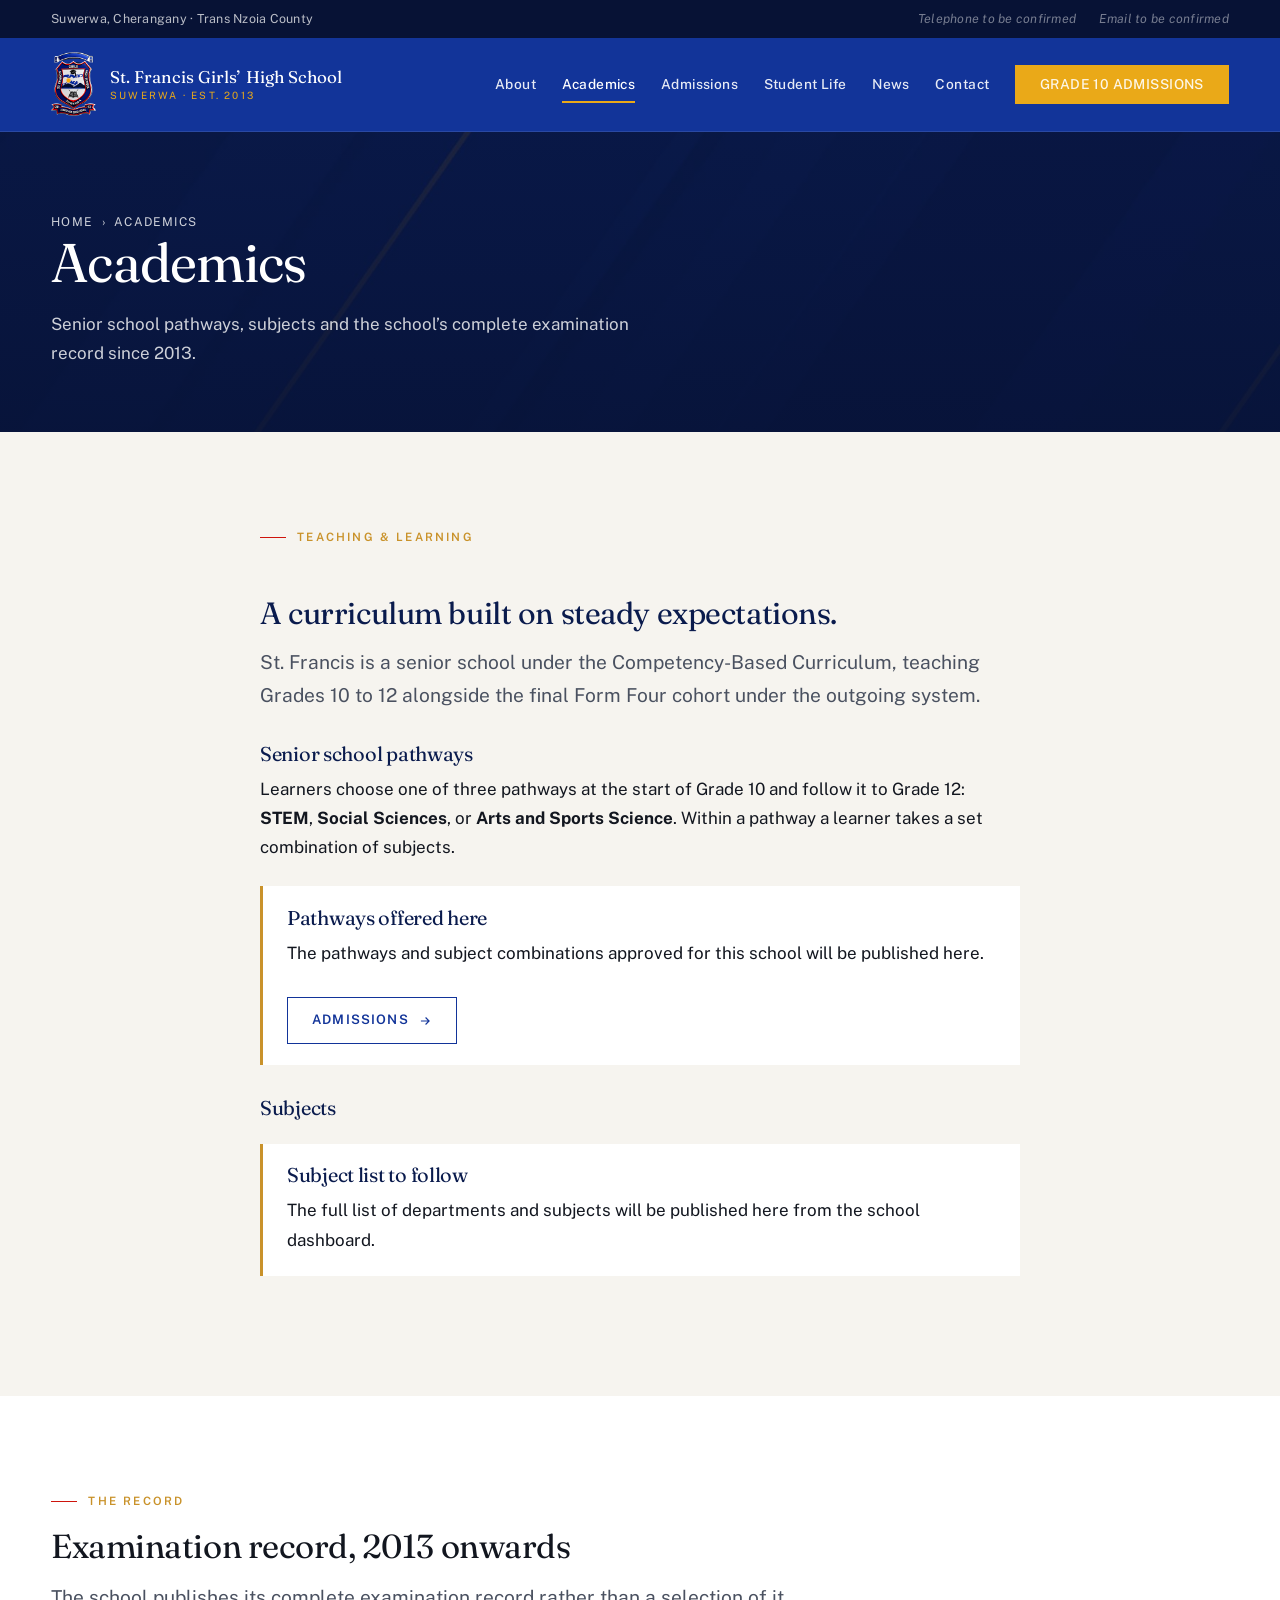
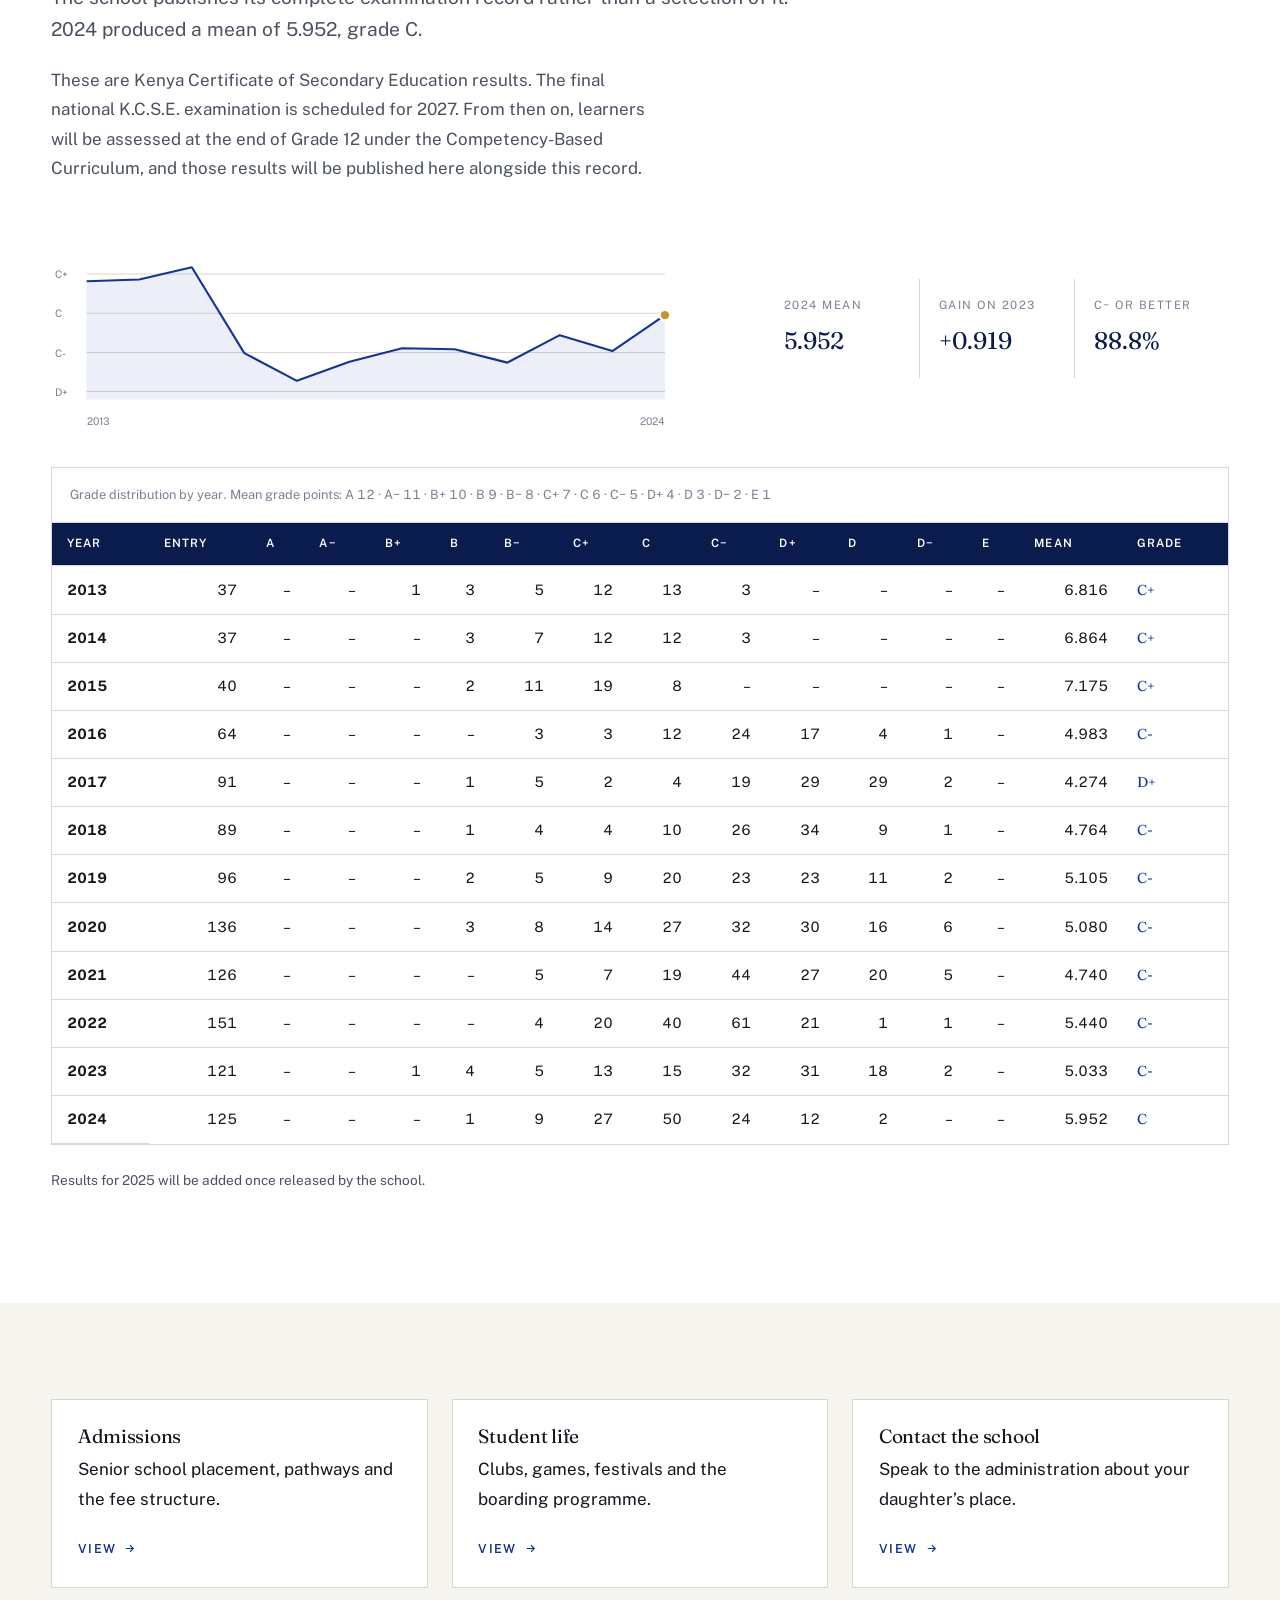
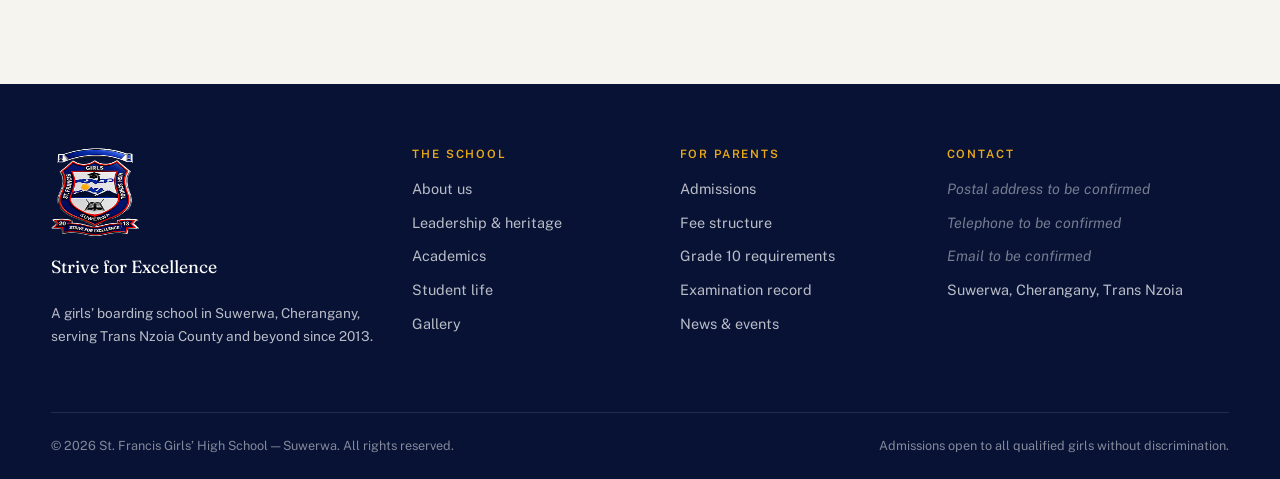
<file: academics.html>
<!DOCTYPE html>
<html lang="en-KE">
<head>
<meta charset="utf-8">
<meta name="viewport" content="width=device-width, initial-scale=1">
<title>Academics &mdash; St. Francis Girls&rsquo; High School &mdash; Suwerwa</title>
<meta name="description" content="Senior school pathways and the complete examination record of St. Francis Girls&rsquo; High School since 2013.">
<link rel="canonical" href="https://stfrancissuwerwa.sc.ke/academics.html">
<meta property="og:type" content="website">
<meta property="og:site_name" content="St. Francis Girls&rsquo; High School &mdash; Suwerwa">
<meta property="og:title" content="Academics &mdash; St. Francis Girls&rsquo; High School &mdash; Suwerwa">
<meta property="og:description" content="Senior school pathways and the complete examination record of St. Francis Girls&rsquo; High School since 2013.">
<meta property="og:image" content="https://stfrancissuwerwa.sc.ke/assets/img/hero.jpg">
<meta property="og:url" content="https://stfrancissuwerwa.sc.ke/academics.html">
<meta name="twitter:card" content="summary_large_image">
<meta name="theme-color" content="#123499">
<link rel="icon" href="assets/img/favicon.png" type="image/png">
<link rel="apple-touch-icon" href="assets/img/icon-180.png">
<link rel="preconnect" href="https://fonts.googleapis.com">
<link rel="preconnect" href="https://fonts.gstatic.com" crossorigin>
<link href="https://fonts.googleapis.com/css2?family=Fraunces:ital,opsz,wght@0,9..144,400;0,9..144,500;1,9..144,400&family=Public+Sans:wght@400;500;600&display=swap" rel="stylesheet">
<link rel="stylesheet" href="assets/css/parts/01-tokens.css">
<link rel="stylesheet" href="assets/css/parts/02-base.css">
<link rel="stylesheet" href="assets/css/parts/03-header.css">
<link rel="stylesheet" href="assets/css/parts/04-hero.css">
<link rel="stylesheet" href="assets/css/parts/05-home.css">
<link rel="stylesheet" href="assets/css/parts/06-pages.css">
<link rel="stylesheet" href="assets/css/parts/07-footer.css">
<link rel="stylesheet" href="assets/css/parts/08-states.css">
<script type="application/ld+json">
{"@context":"https://schema.org","@type":"School","name":"St. Francis Girls' High School - Suwerwa",
"alternateName":"St. Francis Suwerwa","foundingDate":"2013","slogan":"Strive For Excellence",
"url":"https://stfrancissuwerwa.sc.ke","logo":"https://stfrancissuwerwa.sc.ke/assets/img/crest.png",
"address":{"@type":"PostalAddress","addressLocality":"Suwerwa","addressRegion":"Trans Nzoia County","addressCountry":"KE"},
"gender":"Female"}
</script>
</head>
<body>
<a class="skip" href="#main">Skip to content</a>
<div class="utility">
  <div class="wrap">
    <span>Suwerwa, Cherangany &middot; Trans Nzoia County</span>
    <span class="utility-links">
      <a href="tel:" data-bind-href="site.phoneLink"><span data-bind="site.phone" class="is-placeholder">Telephone to be confirmed</span></a>
      <a href="mailto:" data-bind-href="site.emailLink"><span data-bind="site.email" class="is-placeholder">Email to be confirmed</span></a>
    </span>
  </div>
</div>

<header class="masthead">
  <div class="wrap">
    <a class="brand" href="index.html">
      <img src="assets/img/crest.png" alt="School crest" width="64" height="91">
      <span class="brand-text">
        <span class="brand-name">St. Francis Girls&rsquo; High School</span>
        <span class="brand-sub">Suwerwa &middot; Est. 2013</span>
      </span>
    </a>
    <button class="burger" aria-label="Open menu" aria-expanded="false" aria-controls="nav"><svg viewBox="0 0 24 24" fill="none" stroke="currentColor" stroke-width="1.8" aria-hidden="true"><path d="M3 6h18M3 12h18M3 18h18"/></svg></button>
    <nav class="nav" id="nav" aria-label="Main">
      <a href="about.html">About</a><a href="academics.html" aria-current="page">Academics</a><a href="admissions.html">Admissions</a><a href="student-life.html">Student Life</a><a href="news.html">News</a><a href="contact.html">Contact</a>
      <a class="btn btn--gold" href="admissions.html">Grade&nbsp;10 Admissions</a>
    </nav>
  </div>
</header>
<main id="main"><section class="pagehead">
  <div class="pagehead__bg"><img src="assets/img/page-academics.jpg" alt=""></div>
  <div class="wrap pagehead__inner">
    <p class="crumbs"><a href="index.html">Home</a> &nbsp;&rsaquo;&nbsp; Academics</p>
    <h1 class="d2">Academics</h1>
    <p>Senior school pathways, subjects and the school&rsquo;s complete examination record since 2013.</p>
  </div>
</section>
<section>
  <div class="narrow prose rv">
    <p class="kicker">Teaching &amp; learning</p>
    <h2>A curriculum built on steady expectations.</h2>
    <p class="lede" data-bind="academics.intro">St. Francis is a senior school under the Competency-Based Curriculum, teaching Grades 10 to 12 alongside the final Form Four cohort under the outgoing system.</p>

    <h3>Senior school pathways</h3>
    <p>Learners choose one of three pathways at the start of Grade 10 and follow it to Grade 12: <strong>STEM</strong>, <strong>Social Sciences</strong>, or <strong>Arts and Sports Science</strong>. Within a pathway a learner takes a set combination of subjects.</p>
    <ul id="acad-pathways" data-replaces="path-pending-a" hidden></ul>
    <div class="callout" id="path-pending-a">
      <h3>Pathways offered here</h3>
      <p>The pathways and subject combinations approved for this school will be published here.</p>
      <p><a class="btn btn--outline" href="admissions.html#pathways" style="margin-top:.6rem">Admissions <svg viewBox="0 0 24 24" fill="none" stroke="currentColor" stroke-width="2" aria-hidden="true"><path d="M5 12h14M13 6l6 6-6 6"/></svg></a></p>
    </div>

    <h3>Subjects</h3>
    <ul id="acad-subjects" data-replaces="subj-pending" hidden></ul>
    <div class="callout" id="subj-pending">
      <h3>Subject list to follow</h3>
      <p>The full list of departments and subjects will be published here from the school dashboard.</p>
    </div>
  </div>
</section>

<section class="results" id="results">
  <div class="wrap">
    <p class="kicker">The record</p>
    <h2 class="d3">Examination record, 2013 onwards</h2>
    <p class="lede" style="max-width:62ch;margin-top:var(--s2)">The school publishes its complete examination record rather than a selection of it. <span data-stat-label="meanYear">2024</span> produced a mean of <span data-stat-text="mean">5.952</span>, grade <span data-stat-label="meanGrade">C</span>.</p>
    <p class="muted" style="max-width:62ch">These are Kenya Certificate of Secondary Education results. The final national K.C.S.E. examination is scheduled for 2027. From then on, learners will be assessed at the end of Grade 12 under the Competency-Based Curriculum, and those results will be published here alongside this record.</p>

    <div class="results__grid" style="margin-top:var(--s4)">
      <div class="rv"><svg id="spark" class="spark" viewBox="0 0 620 210" role="img" aria-label="K.C.S.E. mean grade by year from 2013 to 2024"></svg></div>
      <div class="rv" data-delay="120">
        <dl class="results__facts">
          <div><dt><span data-stat-label="meanYear">2024</span> mean</dt><dd data-stat-text="mean">5.952</dd></div>
          <div><dt>Gain on <span data-stat-label="prevYear">2023</span></dt><dd data-stat-text="gain">+0.919</dd></div>
          <div><dt>C&minus; or better</dt><dd data-stat-text="passRatePct">88.8%</dd></div>
        </dl>
      </div>
    </div>

    <div class="tablewrap rv" style="margin-top:var(--s4)">
      <table>
        <caption>Grade distribution by year. Mean grade points: A 12 &middot; A&minus; 11 &middot; B+ 10 &middot; B 9 &middot; B&minus; 8 &middot; C+ 7 &middot; C 6 &middot; C&minus; 5 &middot; D+ 4 &middot; D 3 &middot; D&minus; 2 &middot; E 1</caption>
        <thead><tr>
          <th scope="col">Year</th><th scope="col">Entry</th>
          <th scope="col">A</th><th scope="col">A&minus;</th><th scope="col">B+</th><th scope="col">B</th>
          <th scope="col">B&minus;</th><th scope="col">C+</th><th scope="col">C</th><th scope="col">C&minus;</th>
          <th scope="col">D+</th><th scope="col">D</th><th scope="col">D&minus;</th><th scope="col">E</th>
          <th scope="col">Mean</th><th scope="col">Grade</th>
        </tr></thead>
        <tbody id="kcse-body"></tbody>
      </table>
    </div>
    <p class="muted" style="font-size:.85rem" id="kcse-note">Results for the most recent year will be added once released by the school.</p>
  </div>
</section>

<section>
  <div class="wrap cards">
    <article class="card rv"><h3>Admissions</h3><p>Senior school placement, pathways and the fee structure.</p><p><a class="pillar__more" href="admissions.html">View <svg viewBox="0 0 24 24" fill="none" stroke="currentColor" stroke-width="2" aria-hidden="true"><path d="M5 12h14M13 6l6 6-6 6"/></svg></a></p></article>
    <article class="card rv" data-delay="90"><h3>Student life</h3><p>Clubs, games, festivals and the boarding programme.</p><p><a class="pillar__more" href="student-life.html">View <svg viewBox="0 0 24 24" fill="none" stroke="currentColor" stroke-width="2" aria-hidden="true"><path d="M5 12h14M13 6l6 6-6 6"/></svg></a></p></article>
    <article class="card rv" data-delay="180"><h3>Contact the school</h3><p>Speak to the administration about your daughter&rsquo;s place.</p><p><a class="pillar__more" href="contact.html">View <svg viewBox="0 0 24 24" fill="none" stroke="currentColor" stroke-width="2" aria-hidden="true"><path d="M5 12h14M13 6l6 6-6 6"/></svg></a></p></article>
  </div>
</section>
</main><footer class="foot">
  <div class="wrap foot__top">
    <div class="foot__brand">
      <img src="assets/img/crest.png" alt="" width="88" height="125">
      <p class="foot__motto">Strive for Excellence</p>
      <p style="font-size:.85rem">A girls&rsquo; boarding school in Suwerwa, Cherangany, serving Trans Nzoia County and beyond since 2013.</p>
    </div>
    <div>
      <h4>The School</h4>
      <ul>
        <li><a href="about.html">About us</a></li>
        <li><a href="leadership.html">Leadership &amp; heritage</a></li>
        <li><a href="academics.html">Academics</a></li>
        <li><a href="student-life.html">Student life</a></li>
        <li><a href="gallery.html">Gallery</a></li>
      </ul>
    </div>
    <div>
      <h4>For Parents</h4>
      <ul>
        <li><a href="admissions.html">Admissions</a></li>
        <li><a href="admissions.html#fees">Fee structure</a></li>
        <li><a href="admissions.html#requirements">Grade 10 requirements</a></li>
        <li><a href="academics.html#results">Examination record</a></li>
        <li><a href="news.html">News &amp; events</a></li>
      </ul>
    </div>
    <div>
      <h4>Contact</h4>
      <ul>
        <li data-bind="site.postal" class="is-placeholder">Postal address to be confirmed</li>
        <li><a href="tel:" data-bind-href="site.phoneLink"><span data-bind="site.phone" class="is-placeholder">Telephone to be confirmed</span></a></li>
        <li><a href="mailto:" data-bind-href="site.emailLink"><span data-bind="site.email" class="is-placeholder">Email to be confirmed</span></a></li>
        <li>Suwerwa, Cherangany, Trans Nzoia</li>
      </ul>
      <div class="social" style="margin-top:1.1rem">
        <a href="#" data-bind-href="site.facebook" aria-label="Facebook"><svg viewBox="0 0 24 24" fill="currentColor" aria-hidden="true"><path d="M14 9h3V6h-3c-2 0-3.5 1.5-3.5 3.5V12H8v3h2.5v7h3v-7H16l.5-3h-3V9.5c0-.3.2-.5.5-.5z"/></svg></a>
        <a href="#" data-bind-href="site.instagram" aria-label="Instagram"><svg viewBox="0 0 24 24" fill="none" stroke="currentColor" stroke-width="1.8" aria-hidden="true"><rect x="3" y="3" width="18" height="18" rx="5"/><circle cx="12" cy="12" r="4"/><circle cx="17.5" cy="6.5" r="1" fill="currentColor" stroke="none"/></svg></a>
        <a href="#" data-bind-href="site.youtube" aria-label="YouTube"><svg viewBox="0 0 24 24" fill="currentColor" aria-hidden="true"><path d="M22 12s0-3.2-.4-4.7a2.5 2.5 0 0 0-1.8-1.8C18.3 5 12 5 12 5s-6.3 0-7.8.5A2.5 2.5 0 0 0 2.4 7.3C2 8.8 2 12 2 12s0 3.2.4 4.7a2.5 2.5 0 0 0 1.8 1.8C5.7 19 12 19 12 19s6.3 0 7.8-.5a2.5 2.5 0 0 0 1.8-1.8C22 15.2 22 12 22 12zM10 15V9l5 3z"/></svg></a>
      </div>
    </div>
  </div>
  <div class="wrap foot__bottom">
    <span>&copy; <span id="yr">2026</span> St. Francis Girls&rsquo; High School &mdash; Suwerwa. All rights reserved.</span>
    <span>Admissions open to all qualified girls without discrimination.</span>
  </div>
</footer>

<a class="wa" href="#" data-bind-href="site.whatsappLink" aria-label="Message the school on WhatsApp"><svg viewBox="0 0 24 24" fill="currentColor" aria-hidden="true"><path d="M12 2a10 10 0 0 0-8.6 15L2 22l5.2-1.4A10 10 0 1 0 12 2zm0 18a8 8 0 0 1-4.1-1.1l-.3-.2-3 .8.8-2.9-.2-.3A8 8 0 1 1 12 20zm4.4-5.8c-.2-.1-1.4-.7-1.6-.8s-.4-.1-.6.1-.6.8-.8 1-.3.2-.6.1a6.6 6.6 0 0 1-3.2-2.8c-.2-.4.2-.4.6-1.2a.5.5 0 0 0 0-.5l-.8-1.9c-.2-.5-.4-.4-.6-.4h-.5a1 1 0 0 0-.7.3 3 3 0 0 0-1 2.2 5.2 5.2 0 0 0 1.1 2.7 11.9 11.9 0 0 0 4.6 4c2.2.9 2.2.6 2.6.6a2.7 2.7 0 0 0 1.8-1.3 2.2 2.2 0 0 0 .2-1.3z"/></svg></a>

<script src="assets/js/content.js"></script>
<script src="assets/js/core.js"></script>
<script src="assets/js/nav.js"></script>
<script src="assets/js/motion.js"></script>
<script src="assets/js/render.js"></script>
<script src="assets/js/results.js"></script>
<script src="assets/js/data.js"></script>
</body>
</html>
</file>
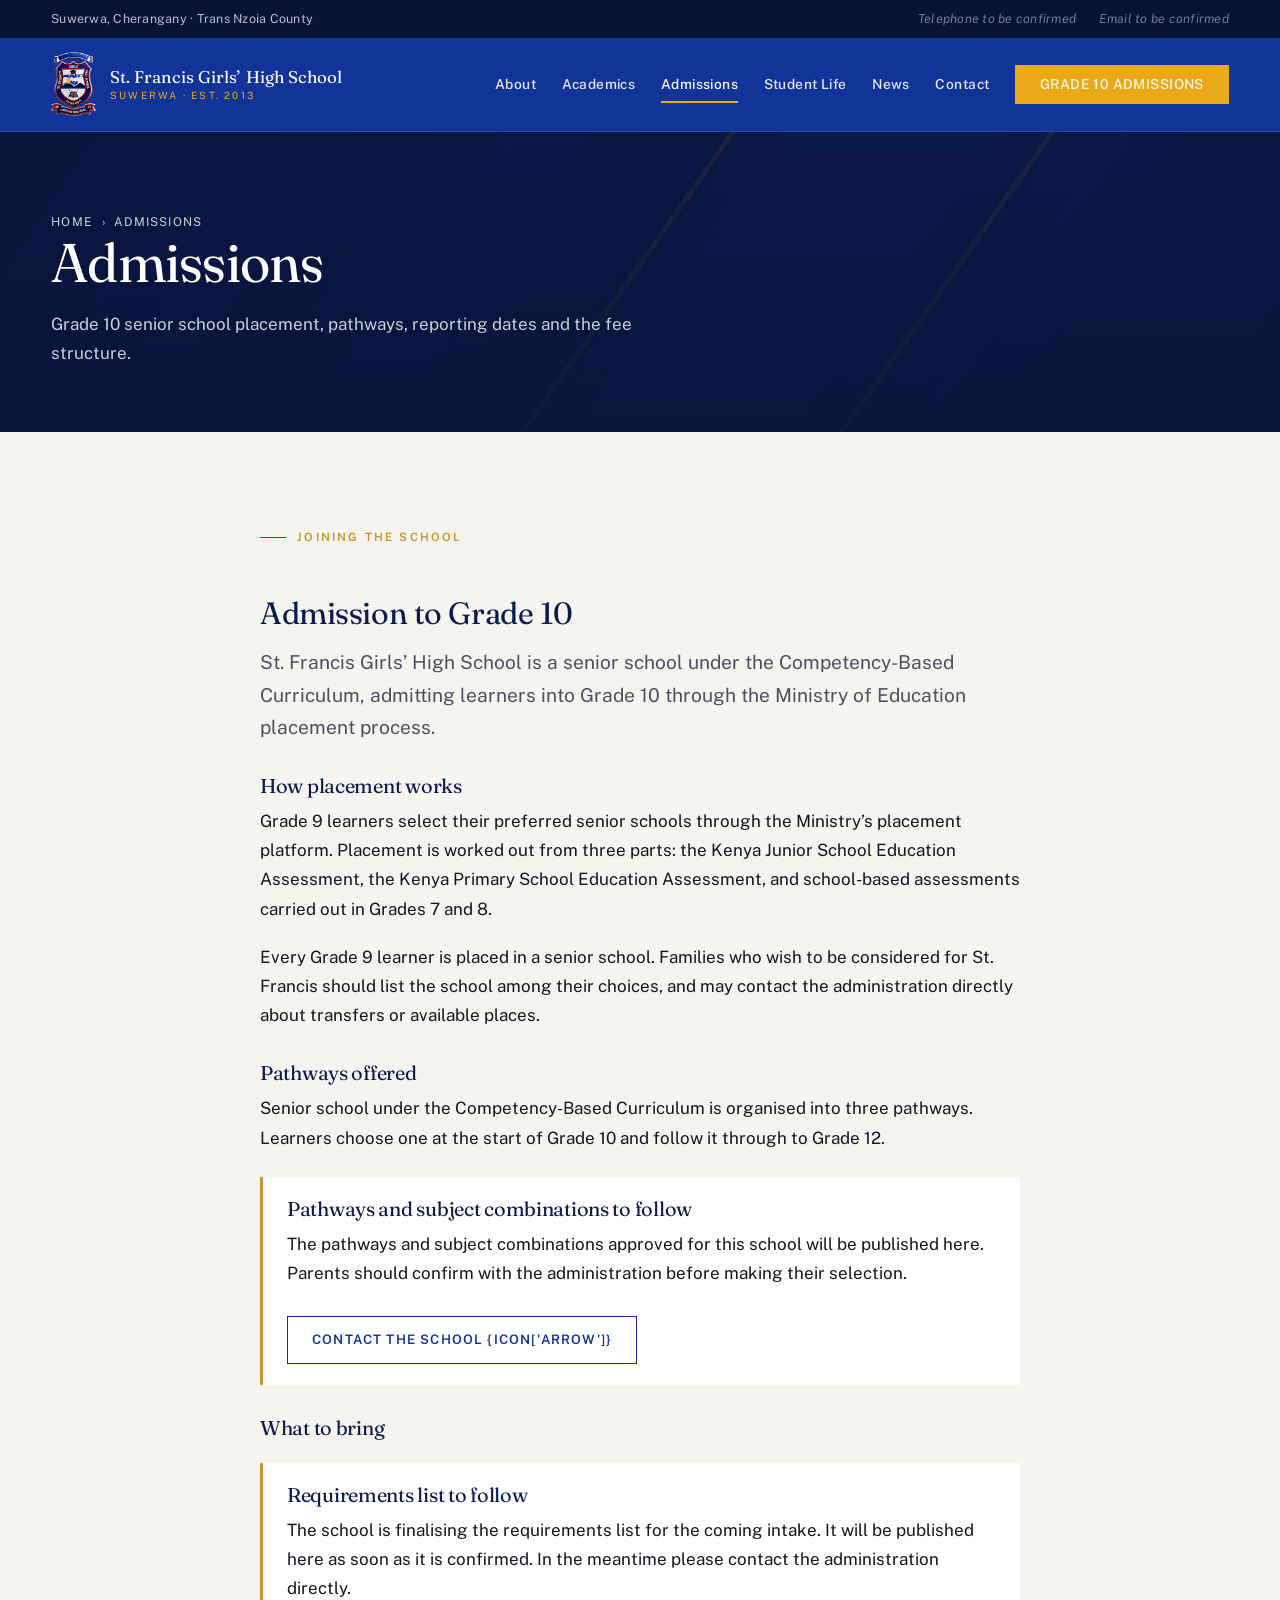
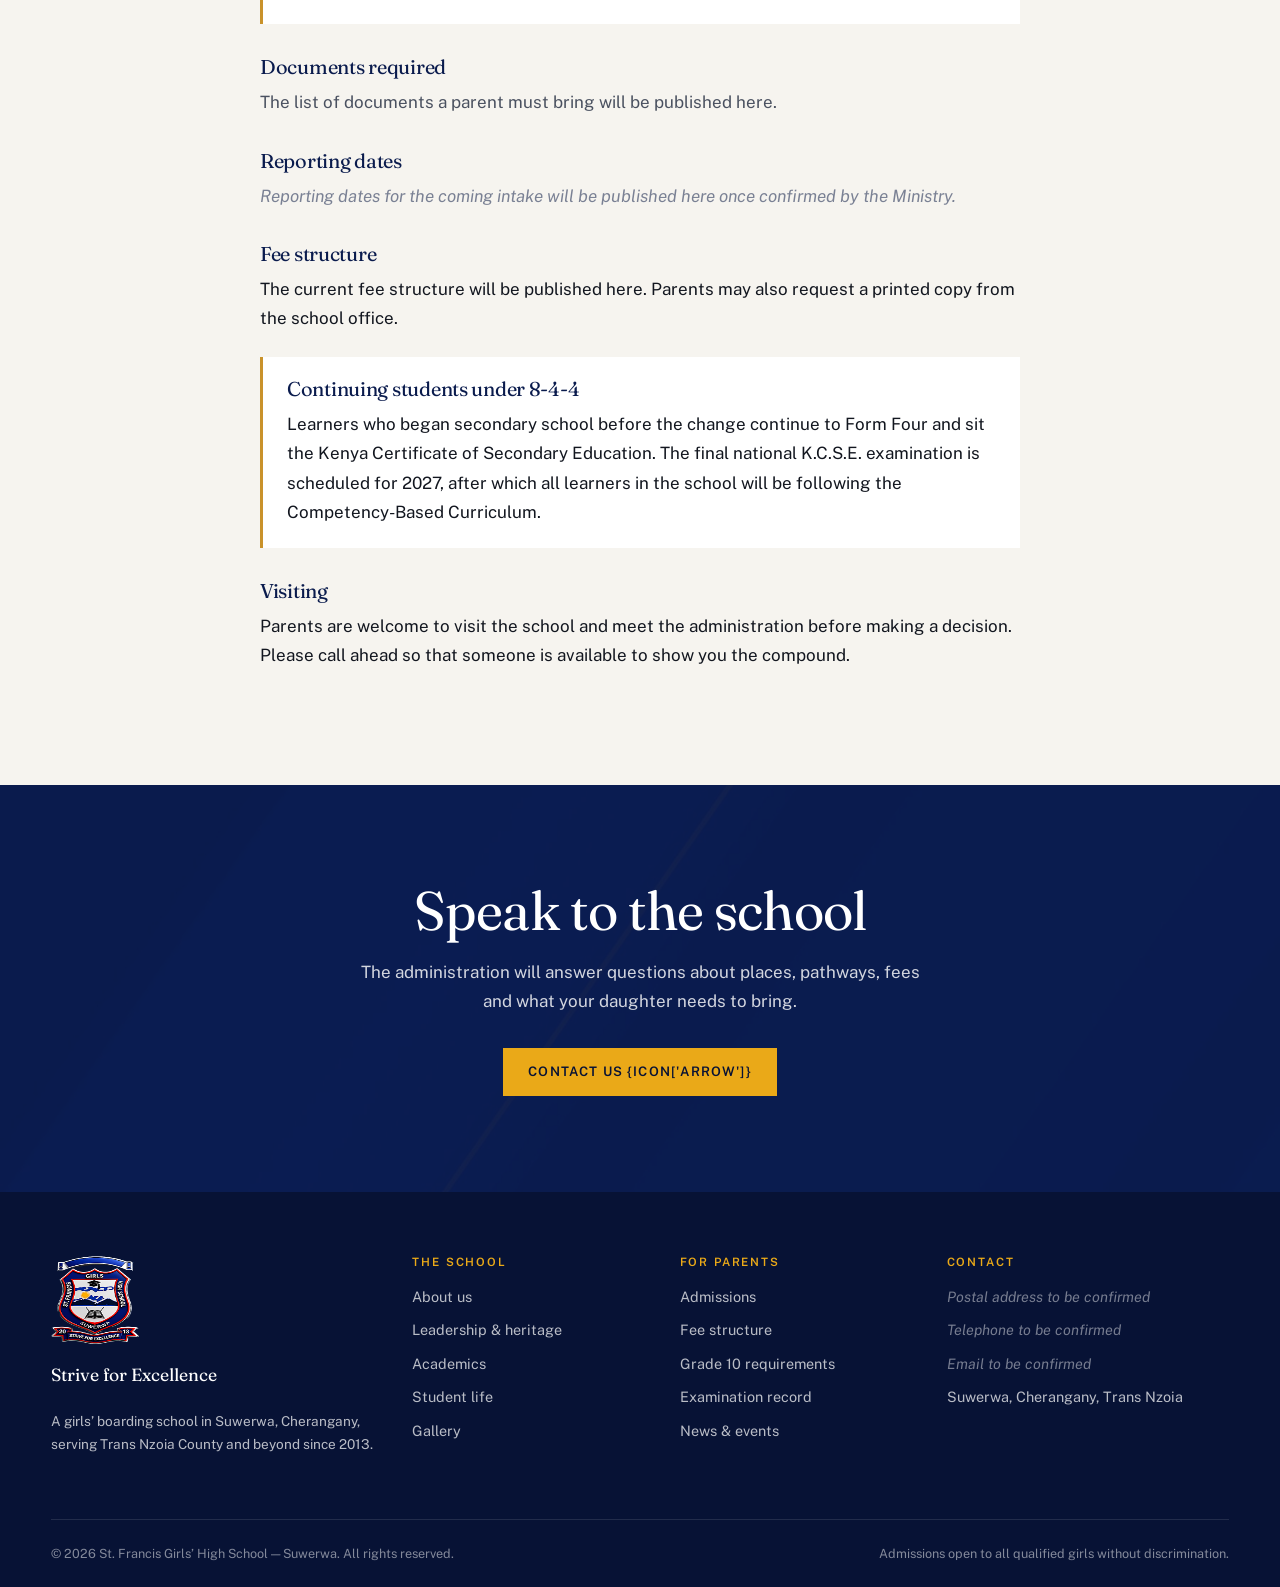
<file: admissions.html>
<!DOCTYPE html>
<html lang="en-KE">
<head>
<meta charset="utf-8">
<meta name="viewport" content="width=device-width, initial-scale=1">
<title>Admissions &mdash; St. Francis Girls&rsquo; High School &mdash; Suwerwa</title>
<meta name="description" content="Grade 10 senior school placement, pathways, reporting dates and fee structure.">
<link rel="canonical" href="https://stfrancissuwerwa.sc.ke/admissions.html">
<meta property="og:type" content="website">
<meta property="og:site_name" content="St. Francis Girls&rsquo; High School &mdash; Suwerwa">
<meta property="og:title" content="Admissions &mdash; St. Francis Girls&rsquo; High School &mdash; Suwerwa">
<meta property="og:description" content="Grade 10 senior school placement, pathways, reporting dates and fee structure.">
<meta property="og:image" content="https://stfrancissuwerwa.sc.ke/assets/img/hero.jpg">
<meta property="og:url" content="https://stfrancissuwerwa.sc.ke/admissions.html">
<meta name="twitter:card" content="summary_large_image">
<meta name="theme-color" content="#123499">
<link rel="icon" href="assets/img/favicon.png" type="image/png">
<link rel="apple-touch-icon" href="assets/img/icon-180.png">
<link rel="preconnect" href="https://fonts.googleapis.com">
<link rel="preconnect" href="https://fonts.gstatic.com" crossorigin>
<link href="https://fonts.googleapis.com/css2?family=Fraunces:ital,opsz,wght@0,9..144,400;0,9..144,500;1,9..144,400&family=Public+Sans:wght@400;500;600&display=swap" rel="stylesheet">
<link rel="stylesheet" href="assets/css/parts/01-tokens.css">
<link rel="stylesheet" href="assets/css/parts/02-base.css">
<link rel="stylesheet" href="assets/css/parts/03-header.css">
<link rel="stylesheet" href="assets/css/parts/04-hero.css">
<link rel="stylesheet" href="assets/css/parts/05-home.css">
<link rel="stylesheet" href="assets/css/parts/06-pages.css">
<link rel="stylesheet" href="assets/css/parts/07-footer.css">
<link rel="stylesheet" href="assets/css/parts/08-states.css">
<script type="application/ld+json">
{"@context":"https://schema.org","@type":"School","name":"St. Francis Girls' High School - Suwerwa",
"alternateName":"St. Francis Suwerwa","foundingDate":"2013","slogan":"Strive For Excellence",
"url":"https://stfrancissuwerwa.sc.ke","logo":"https://stfrancissuwerwa.sc.ke/assets/img/crest.png",
"address":{"@type":"PostalAddress","addressLocality":"Suwerwa","addressRegion":"Trans Nzoia County","addressCountry":"KE"},
"gender":"Female"}
</script>
</head>
<body>
<a class="skip" href="#main">Skip to content</a>
<div class="utility">
  <div class="wrap">
    <span>Suwerwa, Cherangany &middot; Trans Nzoia County</span>
    <span class="utility-links">
      <a href="tel:" data-bind-href="site.phoneLink"><span data-bind="site.phone" class="is-placeholder">Telephone to be confirmed</span></a>
      <a href="mailto:" data-bind-href="site.emailLink"><span data-bind="site.email" class="is-placeholder">Email to be confirmed</span></a>
    </span>
  </div>
</div>

<header class="masthead">
  <div class="wrap">
    <a class="brand" href="index.html">
      <img src="assets/img/crest.png" alt="School crest" width="64" height="91">
      <span class="brand-text">
        <span class="brand-name">St. Francis Girls&rsquo; High School</span>
        <span class="brand-sub">Suwerwa &middot; Est. 2013</span>
      </span>
    </a>
    <button class="burger" aria-label="Open menu" aria-expanded="false" aria-controls="nav"><svg viewBox="0 0 24 24" fill="none" stroke="currentColor" stroke-width="1.8" aria-hidden="true"><path d="M3 6h18M3 12h18M3 18h18"/></svg></button>
    <nav class="nav" id="nav" aria-label="Main">
      <a href="about.html">About</a><a href="academics.html">Academics</a><a href="admissions.html" aria-current="page">Admissions</a><a href="student-life.html">Student Life</a><a href="news.html">News</a><a href="contact.html">Contact</a>
      <a class="btn btn--gold" href="admissions.html">Grade&nbsp;10 Admissions</a>
    </nav>
  </div>
</header>
<main id="main"><section class="pagehead">
  <div class="pagehead__bg"><img src="assets/img/page-admissions.jpg" alt=""></div>
  <div class="wrap pagehead__inner">
    <p class="crumbs"><a href="index.html">Home</a> &nbsp;&rsaquo;&nbsp; Admissions</p>
    <h1 class="d2">Admissions</h1>
    <p>Grade 10 senior school placement, pathways, reporting dates and the fee structure.</p>
  </div>
</section>
<section>
  <div class="narrow prose rv">
    <p class="kicker">Joining the school</p>
    <h2>Admission to Grade 10</h2>
    <p class="lede" data-bind="admissions.intro">St. Francis Girls&rsquo; High School is a senior school under the Competency-Based Curriculum, admitting learners into Grade 10 through the Ministry of Education placement process.</p>

    <h3>How placement works</h3>
    <p>Grade 9 learners select their preferred senior schools through the Ministry&rsquo;s placement platform. Placement is worked out from three parts: the Kenya Junior School Education Assessment, the Kenya Primary School Education Assessment, and school-based assessments carried out in Grades 7 and 8.</p>
    <p>Every Grade 9 learner is placed in a senior school. Families who wish to be considered for St. Francis should list the school among their choices, and may contact the administration directly about transfers or available places.</p>

    <h3 id="pathways">Pathways offered</h3>
    <p>Senior school under the Competency-Based Curriculum is organised into three pathways. Learners choose one at the start of Grade 10 and follow it through to Grade 12.</p>
    <ul id="adm-pathways" data-replaces="path-pending" hidden></ul>
    <div class="callout" id="path-pending">
      <h3>Pathways and subject combinations to follow</h3>
      <p>The pathways and subject combinations approved for this school will be published here. Parents should confirm with the administration before making their selection.</p>
      <p><a class="btn btn--outline" href="contact.html" style="margin-top:.6rem">Contact the school {ICON['arrow']}</a></p>
    </div>

    <h3 id="requirements">What to bring</h3>
    <ul id="adm-requirements" data-replaces="req-pending" hidden></ul>
    <div class="callout" id="req-pending">
      <h3>Requirements list to follow</h3>
      <p>The school is finalising the requirements list for the coming intake. It will be published here as soon as it is confirmed. In the meantime please contact the administration directly.</p>
    </div>

    <h3>Documents required</h3>
    <ul id="adm-documents" data-replaces="doc-pending" hidden></ul>
    <p id="doc-pending" class="muted">The list of documents a parent must bring will be published here.</p>

    <h3>Reporting dates</h3>
    <p id="adm-reporting" data-bind="admissions.reportingDates" class="is-placeholder">Reporting dates for the coming intake will be published here once confirmed by the Ministry.</p>

    <h3 id="fees">Fee structure</h3>
    <div class="tablewrap" id="fee-table" hidden>
      <table>
        <thead><tr><th scope="col">Item</th><th scope="col">Grade or form</th><th scope="col">Amount per term (KES)</th></tr></thead>
        <tbody id="fee-body"></tbody>
      </table>
    </div>
    <p id="fee-pending">The current fee structure will be published here. Parents may also request a printed copy from the school office.</p>
    <p class="muted" data-bind="admissions.feesNote"></p>

    <div class="callout">
      <h3>Continuing students under 8-4-4</h3>
      <p>Learners who began secondary school before the change continue to Form Four and sit the Kenya Certificate of Secondary Education. The final national K.C.S.E. examination is scheduled for 2027, after which all learners in the school will be following the Competency-Based Curriculum.</p>
    </div>

    <h3>Visiting</h3>
    <p>Parents are welcome to visit the school and meet the administration before making a decision. Please call ahead so that someone is available to show you the compound.</p>
  </div>
</section>

<section class="cta">
  <div class="cta__bg"><img src="assets/img/cta.jpg" alt="" loading="lazy"></div>
  <div class="wrap cta__inner">
    <h2 class="d2">Speak to the school</h2>
    <p>The administration will answer questions about places, pathways, fees and what your daughter needs to bring.</p>
    <div class="cta__actions"><a class="btn btn--gold" href="contact.html">Contact us {ICON['arrow']}</a></div>
  </div>
</section>
</main><footer class="foot">
  <div class="wrap foot__top">
    <div class="foot__brand">
      <img src="assets/img/crest.png" alt="" width="88" height="125">
      <p class="foot__motto">Strive for Excellence</p>
      <p style="font-size:.85rem">A girls&rsquo; boarding school in Suwerwa, Cherangany, serving Trans Nzoia County and beyond since 2013.</p>
    </div>
    <div>
      <h4>The School</h4>
      <ul>
        <li><a href="about.html">About us</a></li>
        <li><a href="leadership.html">Leadership &amp; heritage</a></li>
        <li><a href="academics.html">Academics</a></li>
        <li><a href="student-life.html">Student life</a></li>
        <li><a href="gallery.html">Gallery</a></li>
      </ul>
    </div>
    <div>
      <h4>For Parents</h4>
      <ul>
        <li><a href="admissions.html">Admissions</a></li>
        <li><a href="admissions.html#fees">Fee structure</a></li>
        <li><a href="admissions.html#requirements">Grade 10 requirements</a></li>
        <li><a href="academics.html#results">Examination record</a></li>
        <li><a href="news.html">News &amp; events</a></li>
      </ul>
    </div>
    <div>
      <h4>Contact</h4>
      <ul>
        <li data-bind="site.postal" class="is-placeholder">Postal address to be confirmed</li>
        <li><a href="tel:" data-bind-href="site.phoneLink"><span data-bind="site.phone" class="is-placeholder">Telephone to be confirmed</span></a></li>
        <li><a href="mailto:" data-bind-href="site.emailLink"><span data-bind="site.email" class="is-placeholder">Email to be confirmed</span></a></li>
        <li>Suwerwa, Cherangany, Trans Nzoia</li>
      </ul>
      <div class="social" style="margin-top:1.1rem">
        <a href="#" data-bind-href="site.facebook" aria-label="Facebook"><svg viewBox="0 0 24 24" fill="currentColor" aria-hidden="true"><path d="M14 9h3V6h-3c-2 0-3.5 1.5-3.5 3.5V12H8v3h2.5v7h3v-7H16l.5-3h-3V9.5c0-.3.2-.5.5-.5z"/></svg></a>
        <a href="#" data-bind-href="site.instagram" aria-label="Instagram"><svg viewBox="0 0 24 24" fill="none" stroke="currentColor" stroke-width="1.8" aria-hidden="true"><rect x="3" y="3" width="18" height="18" rx="5"/><circle cx="12" cy="12" r="4"/><circle cx="17.5" cy="6.5" r="1" fill="currentColor" stroke="none"/></svg></a>
        <a href="#" data-bind-href="site.youtube" aria-label="YouTube"><svg viewBox="0 0 24 24" fill="currentColor" aria-hidden="true"><path d="M22 12s0-3.2-.4-4.7a2.5 2.5 0 0 0-1.8-1.8C18.3 5 12 5 12 5s-6.3 0-7.8.5A2.5 2.5 0 0 0 2.4 7.3C2 8.8 2 12 2 12s0 3.2.4 4.7a2.5 2.5 0 0 0 1.8 1.8C5.7 19 12 19 12 19s6.3 0 7.8-.5a2.5 2.5 0 0 0 1.8-1.8C22 15.2 22 12 22 12zM10 15V9l5 3z"/></svg></a>
      </div>
    </div>
  </div>
  <div class="wrap foot__bottom">
    <span>&copy; <span id="yr">2026</span> St. Francis Girls&rsquo; High School &mdash; Suwerwa. All rights reserved.</span>
    <span>Admissions open to all qualified girls without discrimination.</span>
  </div>
</footer>

<a class="wa" href="#" data-bind-href="site.whatsappLink" aria-label="Message the school on WhatsApp"><svg viewBox="0 0 24 24" fill="currentColor" aria-hidden="true"><path d="M12 2a10 10 0 0 0-8.6 15L2 22l5.2-1.4A10 10 0 1 0 12 2zm0 18a8 8 0 0 1-4.1-1.1l-.3-.2-3 .8.8-2.9-.2-.3A8 8 0 1 1 12 20zm4.4-5.8c-.2-.1-1.4-.7-1.6-.8s-.4-.1-.6.1-.6.8-.8 1-.3.2-.6.1a6.6 6.6 0 0 1-3.2-2.8c-.2-.4.2-.4.6-1.2a.5.5 0 0 0 0-.5l-.8-1.9c-.2-.5-.4-.4-.6-.4h-.5a1 1 0 0 0-.7.3 3 3 0 0 0-1 2.2 5.2 5.2 0 0 0 1.1 2.7 11.9 11.9 0 0 0 4.6 4c2.2.9 2.2.6 2.6.6a2.7 2.7 0 0 0 1.8-1.3 2.2 2.2 0 0 0 .2-1.3z"/></svg></a>

<script src="assets/js/content.js"></script>
<script src="assets/js/core.js"></script>
<script src="assets/js/nav.js"></script>
<script src="assets/js/motion.js"></script>
<script src="assets/js/render.js"></script>
<script src="assets/js/results.js"></script>
<script src="assets/js/data.js"></script>
</body>
</html>
</file>
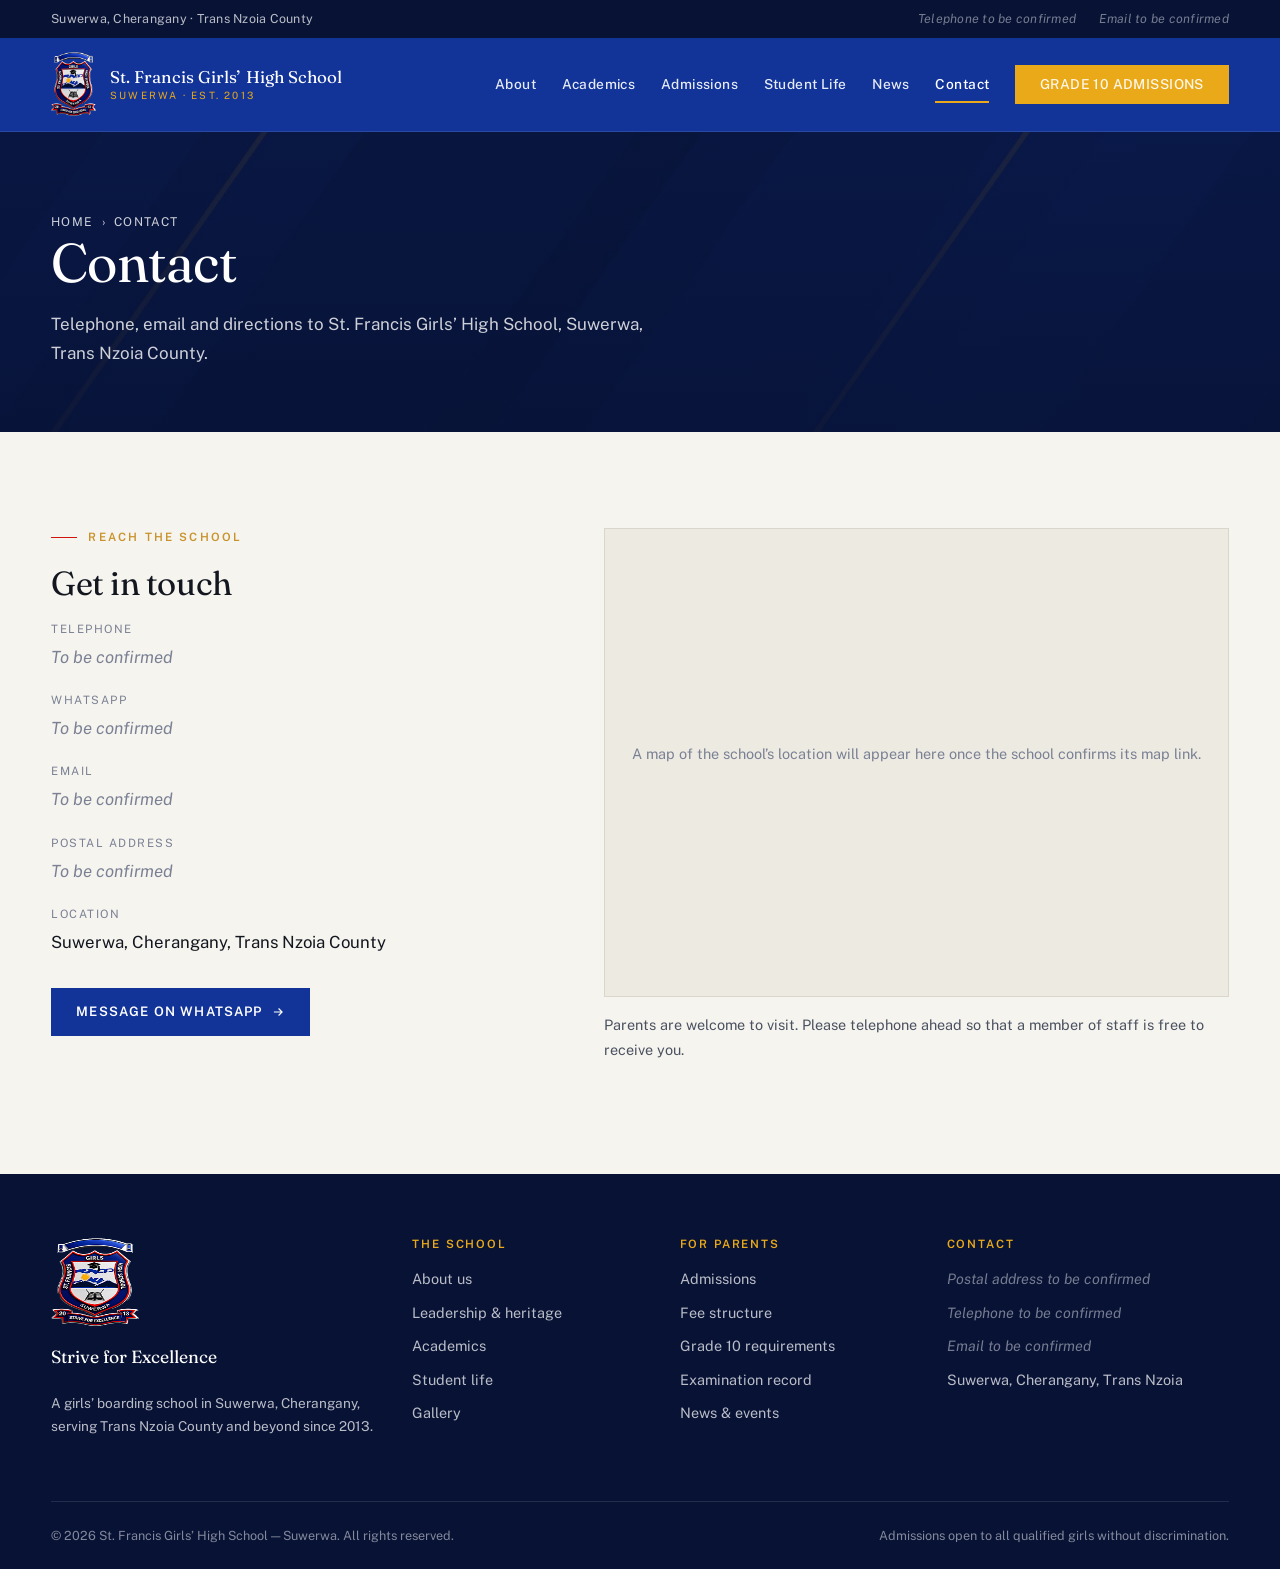
<file: contact.html>
<!DOCTYPE html>
<html lang="en-KE">
<head>
<meta charset="utf-8">
<meta name="viewport" content="width=device-width, initial-scale=1">
<title>Contact &mdash; St. Francis Girls&rsquo; High School &mdash; Suwerwa</title>
<meta name="description" content="Telephone, email and directions to the school.">
<link rel="canonical" href="https://stfrancissuwerwa.sc.ke/contact.html">
<meta property="og:type" content="website">
<meta property="og:site_name" content="St. Francis Girls&rsquo; High School &mdash; Suwerwa">
<meta property="og:title" content="Contact &mdash; St. Francis Girls&rsquo; High School &mdash; Suwerwa">
<meta property="og:description" content="Telephone, email and directions to the school.">
<meta property="og:image" content="https://stfrancissuwerwa.sc.ke/assets/img/hero.jpg">
<meta property="og:url" content="https://stfrancissuwerwa.sc.ke/contact.html">
<meta name="twitter:card" content="summary_large_image">
<meta name="theme-color" content="#123499">
<link rel="icon" href="assets/img/favicon.png" type="image/png">
<link rel="apple-touch-icon" href="assets/img/icon-180.png">
<link rel="preconnect" href="https://fonts.googleapis.com">
<link rel="preconnect" href="https://fonts.gstatic.com" crossorigin>
<link href="https://fonts.googleapis.com/css2?family=Fraunces:ital,opsz,wght@0,9..144,400;0,9..144,500;1,9..144,400&family=Public+Sans:wght@400;500;600&display=swap" rel="stylesheet">
<link rel="stylesheet" href="assets/css/parts/01-tokens.css">
<link rel="stylesheet" href="assets/css/parts/02-base.css">
<link rel="stylesheet" href="assets/css/parts/03-header.css">
<link rel="stylesheet" href="assets/css/parts/04-hero.css">
<link rel="stylesheet" href="assets/css/parts/05-home.css">
<link rel="stylesheet" href="assets/css/parts/06-pages.css">
<link rel="stylesheet" href="assets/css/parts/07-footer.css">
<link rel="stylesheet" href="assets/css/parts/08-states.css">
<script type="application/ld+json">
{"@context":"https://schema.org","@type":"School","name":"St. Francis Girls' High School - Suwerwa",
"alternateName":"St. Francis Suwerwa","foundingDate":"2013","slogan":"Strive For Excellence",
"url":"https://stfrancissuwerwa.sc.ke","logo":"https://stfrancissuwerwa.sc.ke/assets/img/crest.png",
"address":{"@type":"PostalAddress","addressLocality":"Suwerwa","addressRegion":"Trans Nzoia County","addressCountry":"KE"},
"gender":"Female"}
</script>
</head>
<body>
<a class="skip" href="#main">Skip to content</a>
<div class="utility">
  <div class="wrap">
    <span>Suwerwa, Cherangany &middot; Trans Nzoia County</span>
    <span class="utility-links">
      <a href="tel:" data-bind-href="site.phoneLink"><span data-bind="site.phone" class="is-placeholder">Telephone to be confirmed</span></a>
      <a href="mailto:" data-bind-href="site.emailLink"><span data-bind="site.email" class="is-placeholder">Email to be confirmed</span></a>
    </span>
  </div>
</div>

<header class="masthead">
  <div class="wrap">
    <a class="brand" href="index.html">
      <img src="assets/img/crest.png" alt="School crest" width="64" height="91">
      <span class="brand-text">
        <span class="brand-name">St. Francis Girls&rsquo; High School</span>
        <span class="brand-sub">Suwerwa &middot; Est. 2013</span>
      </span>
    </a>
    <button class="burger" aria-label="Open menu" aria-expanded="false" aria-controls="nav"><svg viewBox="0 0 24 24" fill="none" stroke="currentColor" stroke-width="1.8" aria-hidden="true"><path d="M3 6h18M3 12h18M3 18h18"/></svg></button>
    <nav class="nav" id="nav" aria-label="Main">
      <a href="about.html">About</a><a href="academics.html">Academics</a><a href="admissions.html">Admissions</a><a href="student-life.html">Student Life</a><a href="news.html">News</a><a href="contact.html" aria-current="page">Contact</a>
      <a class="btn btn--gold" href="admissions.html">Grade&nbsp;10 Admissions</a>
    </nav>
  </div>
</header>
<main id="main"><section class="pagehead">
  <div class="pagehead__bg"><img src="assets/img/page-contact.jpg" alt=""></div>
  <div class="wrap pagehead__inner">
    <p class="crumbs"><a href="index.html">Home</a> &nbsp;&rsaquo;&nbsp; Contact</p>
    <h1 class="d2">Contact</h1>
    <p>Telephone, email and directions to St. Francis Girls&rsquo; High School, Suwerwa, Trans Nzoia County.</p>
  </div>
</section>
<section>
  <div class="wrap contact-grid">
    <div class="rv">
      <p class="kicker">Reach the school</p>
      <h2 class="d3">Get in touch</h2>
      <dl class="contact-list">
        <dt>Telephone</dt>
        <dd><a href="tel:" data-bind-href="site.phoneLink"><span data-bind="site.phone" class="is-placeholder">To be confirmed</span></a></dd>
        <dt>WhatsApp</dt>
        <dd><a href="#" data-bind-href="site.whatsappLink"><span data-bind="site.whatsapp" class="is-placeholder">To be confirmed</span></a></dd>
        <dt>Email</dt>
        <dd><a href="mailto:" data-bind-href="site.emailLink"><span data-bind="site.email" class="is-placeholder">To be confirmed</span></a></dd>
        <dt>Postal address</dt>
        <dd data-bind="site.postal" class="is-placeholder">To be confirmed</dd>
        <dt>Location</dt>
        <dd data-bind="site.location">Suwerwa, Cherangany, Trans Nzoia County</dd>
      </dl>
      <p style="margin-top:var(--s4)"><a class="btn btn--navy" href="#" data-bind-href="site.whatsappLink">Message on WhatsApp <svg viewBox="0 0 24 24" fill="none" stroke="currentColor" stroke-width="2" aria-hidden="true"><path d="M5 12h14M13 6l6 6-6 6"/></svg></a></p>
    </div>
    <div class="rv" data-delay="120">
      <div class="mapbox" id="map">
        <p>A map of the school&rsquo;s location will appear here once the school confirms its map link.</p>
      </div>
      <p class="muted" style="font-size:.9rem;margin-top:1rem">Parents are welcome to visit. Please telephone ahead so that a member of staff is free to receive you.</p>
    </div>
  </div>
</section>
</main><footer class="foot">
  <div class="wrap foot__top">
    <div class="foot__brand">
      <img src="assets/img/crest.png" alt="" width="88" height="125">
      <p class="foot__motto">Strive for Excellence</p>
      <p style="font-size:.85rem">A girls&rsquo; boarding school in Suwerwa, Cherangany, serving Trans Nzoia County and beyond since 2013.</p>
    </div>
    <div>
      <h4>The School</h4>
      <ul>
        <li><a href="about.html">About us</a></li>
        <li><a href="leadership.html">Leadership &amp; heritage</a></li>
        <li><a href="academics.html">Academics</a></li>
        <li><a href="student-life.html">Student life</a></li>
        <li><a href="gallery.html">Gallery</a></li>
      </ul>
    </div>
    <div>
      <h4>For Parents</h4>
      <ul>
        <li><a href="admissions.html">Admissions</a></li>
        <li><a href="admissions.html#fees">Fee structure</a></li>
        <li><a href="admissions.html#requirements">Grade 10 requirements</a></li>
        <li><a href="academics.html#results">Examination record</a></li>
        <li><a href="news.html">News &amp; events</a></li>
      </ul>
    </div>
    <div>
      <h4>Contact</h4>
      <ul>
        <li data-bind="site.postal" class="is-placeholder">Postal address to be confirmed</li>
        <li><a href="tel:" data-bind-href="site.phoneLink"><span data-bind="site.phone" class="is-placeholder">Telephone to be confirmed</span></a></li>
        <li><a href="mailto:" data-bind-href="site.emailLink"><span data-bind="site.email" class="is-placeholder">Email to be confirmed</span></a></li>
        <li>Suwerwa, Cherangany, Trans Nzoia</li>
      </ul>
      <div class="social" style="margin-top:1.1rem">
        <a href="#" data-bind-href="site.facebook" aria-label="Facebook"><svg viewBox="0 0 24 24" fill="currentColor" aria-hidden="true"><path d="M14 9h3V6h-3c-2 0-3.5 1.5-3.5 3.5V12H8v3h2.5v7h3v-7H16l.5-3h-3V9.5c0-.3.2-.5.5-.5z"/></svg></a>
        <a href="#" data-bind-href="site.instagram" aria-label="Instagram"><svg viewBox="0 0 24 24" fill="none" stroke="currentColor" stroke-width="1.8" aria-hidden="true"><rect x="3" y="3" width="18" height="18" rx="5"/><circle cx="12" cy="12" r="4"/><circle cx="17.5" cy="6.5" r="1" fill="currentColor" stroke="none"/></svg></a>
        <a href="#" data-bind-href="site.youtube" aria-label="YouTube"><svg viewBox="0 0 24 24" fill="currentColor" aria-hidden="true"><path d="M22 12s0-3.2-.4-4.7a2.5 2.5 0 0 0-1.8-1.8C18.3 5 12 5 12 5s-6.3 0-7.8.5A2.5 2.5 0 0 0 2.4 7.3C2 8.8 2 12 2 12s0 3.2.4 4.7a2.5 2.5 0 0 0 1.8 1.8C5.7 19 12 19 12 19s6.3 0 7.8-.5a2.5 2.5 0 0 0 1.8-1.8C22 15.2 22 12 22 12zM10 15V9l5 3z"/></svg></a>
      </div>
    </div>
  </div>
  <div class="wrap foot__bottom">
    <span>&copy; <span id="yr">2026</span> St. Francis Girls&rsquo; High School &mdash; Suwerwa. All rights reserved.</span>
    <span>Admissions open to all qualified girls without discrimination.</span>
  </div>
</footer>

<a class="wa" href="#" data-bind-href="site.whatsappLink" aria-label="Message the school on WhatsApp"><svg viewBox="0 0 24 24" fill="currentColor" aria-hidden="true"><path d="M12 2a10 10 0 0 0-8.6 15L2 22l5.2-1.4A10 10 0 1 0 12 2zm0 18a8 8 0 0 1-4.1-1.1l-.3-.2-3 .8.8-2.9-.2-.3A8 8 0 1 1 12 20zm4.4-5.8c-.2-.1-1.4-.7-1.6-.8s-.4-.1-.6.1-.6.8-.8 1-.3.2-.6.1a6.6 6.6 0 0 1-3.2-2.8c-.2-.4.2-.4.6-1.2a.5.5 0 0 0 0-.5l-.8-1.9c-.2-.5-.4-.4-.6-.4h-.5a1 1 0 0 0-.7.3 3 3 0 0 0-1 2.2 5.2 5.2 0 0 0 1.1 2.7 11.9 11.9 0 0 0 4.6 4c2.2.9 2.2.6 2.6.6a2.7 2.7 0 0 0 1.8-1.3 2.2 2.2 0 0 0 .2-1.3z"/></svg></a>

<script src="assets/js/content.js"></script>
<script src="assets/js/core.js"></script>
<script src="assets/js/nav.js"></script>
<script src="assets/js/motion.js"></script>
<script src="assets/js/render.js"></script>
<script src="assets/js/results.js"></script>
<script src="assets/js/data.js"></script>
</body>
</html>
</file>
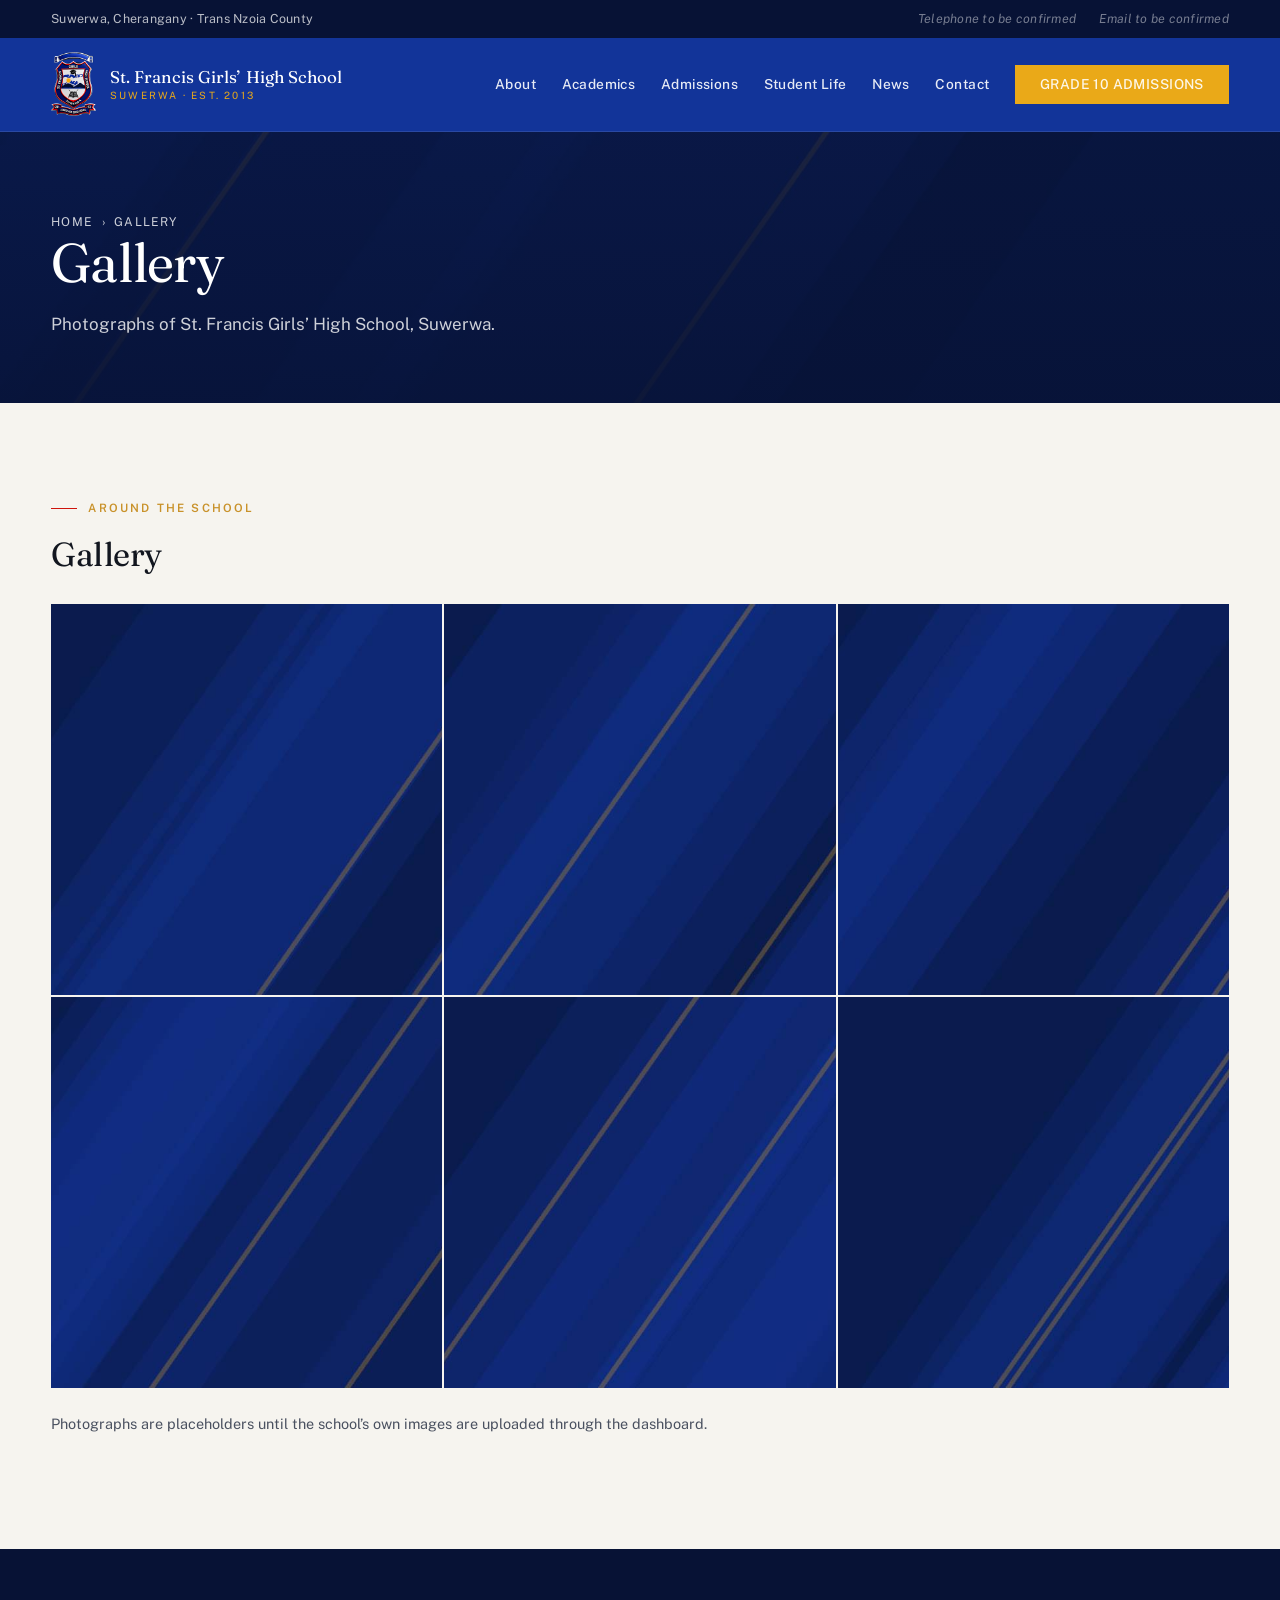
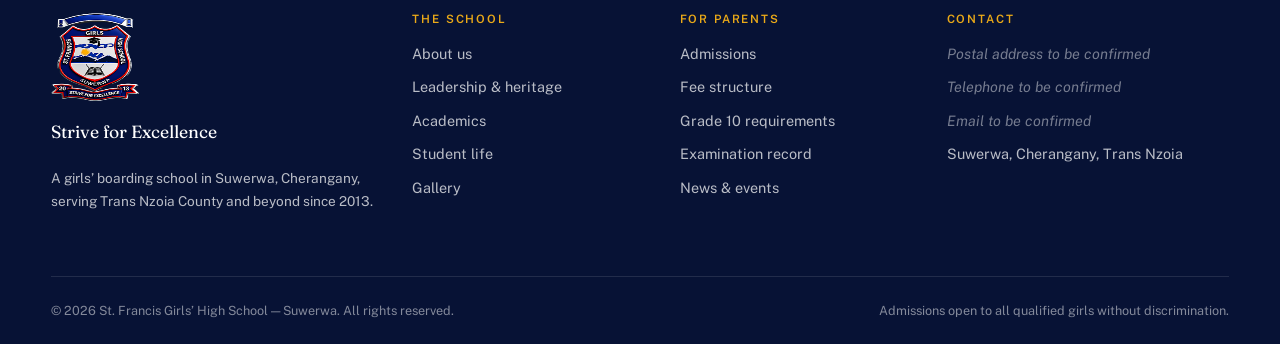
<file: gallery.html>
<!DOCTYPE html>
<html lang="en-KE">
<head>
<meta charset="utf-8">
<meta name="viewport" content="width=device-width, initial-scale=1">
<title>Gallery &mdash; St. Francis Girls&rsquo; High School &mdash; Suwerwa</title>
<meta name="description" content="Photographs of the school.">
<link rel="canonical" href="https://stfrancissuwerwa.sc.ke/gallery.html">
<meta property="og:type" content="website">
<meta property="og:site_name" content="St. Francis Girls&rsquo; High School &mdash; Suwerwa">
<meta property="og:title" content="Gallery &mdash; St. Francis Girls&rsquo; High School &mdash; Suwerwa">
<meta property="og:description" content="Photographs of the school.">
<meta property="og:image" content="https://stfrancissuwerwa.sc.ke/assets/img/hero.jpg">
<meta property="og:url" content="https://stfrancissuwerwa.sc.ke/gallery.html">
<meta name="twitter:card" content="summary_large_image">
<meta name="theme-color" content="#123499">
<link rel="icon" href="assets/img/favicon.png" type="image/png">
<link rel="apple-touch-icon" href="assets/img/icon-180.png">
<link rel="preconnect" href="https://fonts.googleapis.com">
<link rel="preconnect" href="https://fonts.gstatic.com" crossorigin>
<link href="https://fonts.googleapis.com/css2?family=Fraunces:ital,opsz,wght@0,9..144,400;0,9..144,500;1,9..144,400&family=Public+Sans:wght@400;500;600&display=swap" rel="stylesheet">
<link rel="stylesheet" href="assets/css/parts/01-tokens.css">
<link rel="stylesheet" href="assets/css/parts/02-base.css">
<link rel="stylesheet" href="assets/css/parts/03-header.css">
<link rel="stylesheet" href="assets/css/parts/04-hero.css">
<link rel="stylesheet" href="assets/css/parts/05-home.css">
<link rel="stylesheet" href="assets/css/parts/06-pages.css">
<link rel="stylesheet" href="assets/css/parts/07-footer.css">
<link rel="stylesheet" href="assets/css/parts/08-states.css">
<script type="application/ld+json">
{"@context":"https://schema.org","@type":"School","name":"St. Francis Girls' High School - Suwerwa",
"alternateName":"St. Francis Suwerwa","foundingDate":"2013","slogan":"Strive For Excellence",
"url":"https://stfrancissuwerwa.sc.ke","logo":"https://stfrancissuwerwa.sc.ke/assets/img/crest.png",
"address":{"@type":"PostalAddress","addressLocality":"Suwerwa","addressRegion":"Trans Nzoia County","addressCountry":"KE"},
"gender":"Female"}
</script>
</head>
<body>
<a class="skip" href="#main">Skip to content</a>
<div class="utility">
  <div class="wrap">
    <span>Suwerwa, Cherangany &middot; Trans Nzoia County</span>
    <span class="utility-links">
      <a href="tel:" data-bind-href="site.phoneLink"><span data-bind="site.phone" class="is-placeholder">Telephone to be confirmed</span></a>
      <a href="mailto:" data-bind-href="site.emailLink"><span data-bind="site.email" class="is-placeholder">Email to be confirmed</span></a>
    </span>
  </div>
</div>

<header class="masthead">
  <div class="wrap">
    <a class="brand" href="index.html">
      <img src="assets/img/crest.png" alt="School crest" width="64" height="91">
      <span class="brand-text">
        <span class="brand-name">St. Francis Girls&rsquo; High School</span>
        <span class="brand-sub">Suwerwa &middot; Est. 2013</span>
      </span>
    </a>
    <button class="burger" aria-label="Open menu" aria-expanded="false" aria-controls="nav"><svg viewBox="0 0 24 24" fill="none" stroke="currentColor" stroke-width="1.8" aria-hidden="true"><path d="M3 6h18M3 12h18M3 18h18"/></svg></button>
    <nav class="nav" id="nav" aria-label="Main">
      <a href="about.html">About</a><a href="academics.html">Academics</a><a href="admissions.html">Admissions</a><a href="student-life.html">Student Life</a><a href="news.html">News</a><a href="contact.html">Contact</a>
      <a class="btn btn--gold" href="admissions.html">Grade&nbsp;10 Admissions</a>
    </nav>
  </div>
</header>
<main id="main"><section class="pagehead">
  <div class="pagehead__bg"><img src="assets/img/page-gallery.jpg" alt=""></div>
  <div class="wrap pagehead__inner">
    <p class="crumbs"><a href="index.html">Home</a> &nbsp;&rsaquo;&nbsp; Gallery</p>
    <h1 class="d2">Gallery</h1>
    <p>Photographs of St. Francis Girls&rsquo; High School, Suwerwa.</p>
  </div>
</section>
<section>
  <div class="wrap">
    <p class="kicker">Around the school</p>
    <h2 class="d3" style="margin-bottom:var(--s4)">Gallery</h2>
    <div class="grid-gallery" id="gallery-grid">
      <a href="assets/img/gallery-1.jpg"><img src="assets/img/gallery-1.jpg" alt="" loading="lazy"></a>
      <a href="assets/img/gallery-2.jpg"><img src="assets/img/gallery-2.jpg" alt="" loading="lazy"></a>
      <a href="assets/img/gallery-3.jpg"><img src="assets/img/gallery-3.jpg" alt="" loading="lazy"></a>
      <a href="assets/img/gallery-4.jpg"><img src="assets/img/gallery-4.jpg" alt="" loading="lazy"></a>
      <a href="assets/img/gallery-5.jpg"><img src="assets/img/gallery-5.jpg" alt="" loading="lazy"></a>
      <a href="assets/img/gallery-6.jpg"><img src="assets/img/gallery-6.jpg" alt="" loading="lazy"></a>
    </div>
    <p class="muted" style="margin-top:var(--s3);font-size:.9rem">Photographs are placeholders until the school&rsquo;s own images are uploaded through the dashboard.</p>
  </div>
</section>
</main><footer class="foot">
  <div class="wrap foot__top">
    <div class="foot__brand">
      <img src="assets/img/crest.png" alt="" width="88" height="125">
      <p class="foot__motto">Strive for Excellence</p>
      <p style="font-size:.85rem">A girls&rsquo; boarding school in Suwerwa, Cherangany, serving Trans Nzoia County and beyond since 2013.</p>
    </div>
    <div>
      <h4>The School</h4>
      <ul>
        <li><a href="about.html">About us</a></li>
        <li><a href="leadership.html">Leadership &amp; heritage</a></li>
        <li><a href="academics.html">Academics</a></li>
        <li><a href="student-life.html">Student life</a></li>
        <li><a href="gallery.html">Gallery</a></li>
      </ul>
    </div>
    <div>
      <h4>For Parents</h4>
      <ul>
        <li><a href="admissions.html">Admissions</a></li>
        <li><a href="admissions.html#fees">Fee structure</a></li>
        <li><a href="admissions.html#requirements">Grade 10 requirements</a></li>
        <li><a href="academics.html#results">Examination record</a></li>
        <li><a href="news.html">News &amp; events</a></li>
      </ul>
    </div>
    <div>
      <h4>Contact</h4>
      <ul>
        <li data-bind="site.postal" class="is-placeholder">Postal address to be confirmed</li>
        <li><a href="tel:" data-bind-href="site.phoneLink"><span data-bind="site.phone" class="is-placeholder">Telephone to be confirmed</span></a></li>
        <li><a href="mailto:" data-bind-href="site.emailLink"><span data-bind="site.email" class="is-placeholder">Email to be confirmed</span></a></li>
        <li>Suwerwa, Cherangany, Trans Nzoia</li>
      </ul>
      <div class="social" style="margin-top:1.1rem">
        <a href="#" data-bind-href="site.facebook" aria-label="Facebook"><svg viewBox="0 0 24 24" fill="currentColor" aria-hidden="true"><path d="M14 9h3V6h-3c-2 0-3.5 1.5-3.5 3.5V12H8v3h2.5v7h3v-7H16l.5-3h-3V9.5c0-.3.2-.5.5-.5z"/></svg></a>
        <a href="#" data-bind-href="site.instagram" aria-label="Instagram"><svg viewBox="0 0 24 24" fill="none" stroke="currentColor" stroke-width="1.8" aria-hidden="true"><rect x="3" y="3" width="18" height="18" rx="5"/><circle cx="12" cy="12" r="4"/><circle cx="17.5" cy="6.5" r="1" fill="currentColor" stroke="none"/></svg></a>
        <a href="#" data-bind-href="site.youtube" aria-label="YouTube"><svg viewBox="0 0 24 24" fill="currentColor" aria-hidden="true"><path d="M22 12s0-3.2-.4-4.7a2.5 2.5 0 0 0-1.8-1.8C18.3 5 12 5 12 5s-6.3 0-7.8.5A2.5 2.5 0 0 0 2.4 7.3C2 8.8 2 12 2 12s0 3.2.4 4.7a2.5 2.5 0 0 0 1.8 1.8C5.7 19 12 19 12 19s6.3 0 7.8-.5a2.5 2.5 0 0 0 1.8-1.8C22 15.2 22 12 22 12zM10 15V9l5 3z"/></svg></a>
      </div>
    </div>
  </div>
  <div class="wrap foot__bottom">
    <span>&copy; <span id="yr">2026</span> St. Francis Girls&rsquo; High School &mdash; Suwerwa. All rights reserved.</span>
    <span>Admissions open to all qualified girls without discrimination.</span>
  </div>
</footer>

<a class="wa" href="#" data-bind-href="site.whatsappLink" aria-label="Message the school on WhatsApp"><svg viewBox="0 0 24 24" fill="currentColor" aria-hidden="true"><path d="M12 2a10 10 0 0 0-8.6 15L2 22l5.2-1.4A10 10 0 1 0 12 2zm0 18a8 8 0 0 1-4.1-1.1l-.3-.2-3 .8.8-2.9-.2-.3A8 8 0 1 1 12 20zm4.4-5.8c-.2-.1-1.4-.7-1.6-.8s-.4-.1-.6.1-.6.8-.8 1-.3.2-.6.1a6.6 6.6 0 0 1-3.2-2.8c-.2-.4.2-.4.6-1.2a.5.5 0 0 0 0-.5l-.8-1.9c-.2-.5-.4-.4-.6-.4h-.5a1 1 0 0 0-.7.3 3 3 0 0 0-1 2.2 5.2 5.2 0 0 0 1.1 2.7 11.9 11.9 0 0 0 4.6 4c2.2.9 2.2.6 2.6.6a2.7 2.7 0 0 0 1.8-1.3 2.2 2.2 0 0 0 .2-1.3z"/></svg></a>

<script src="assets/js/content.js"></script>
<script src="assets/js/core.js"></script>
<script src="assets/js/nav.js"></script>
<script src="assets/js/motion.js"></script>
<script src="assets/js/render.js"></script>
<script src="assets/js/results.js"></script>
<script src="assets/js/data.js"></script>
</body>
</html>
</file>
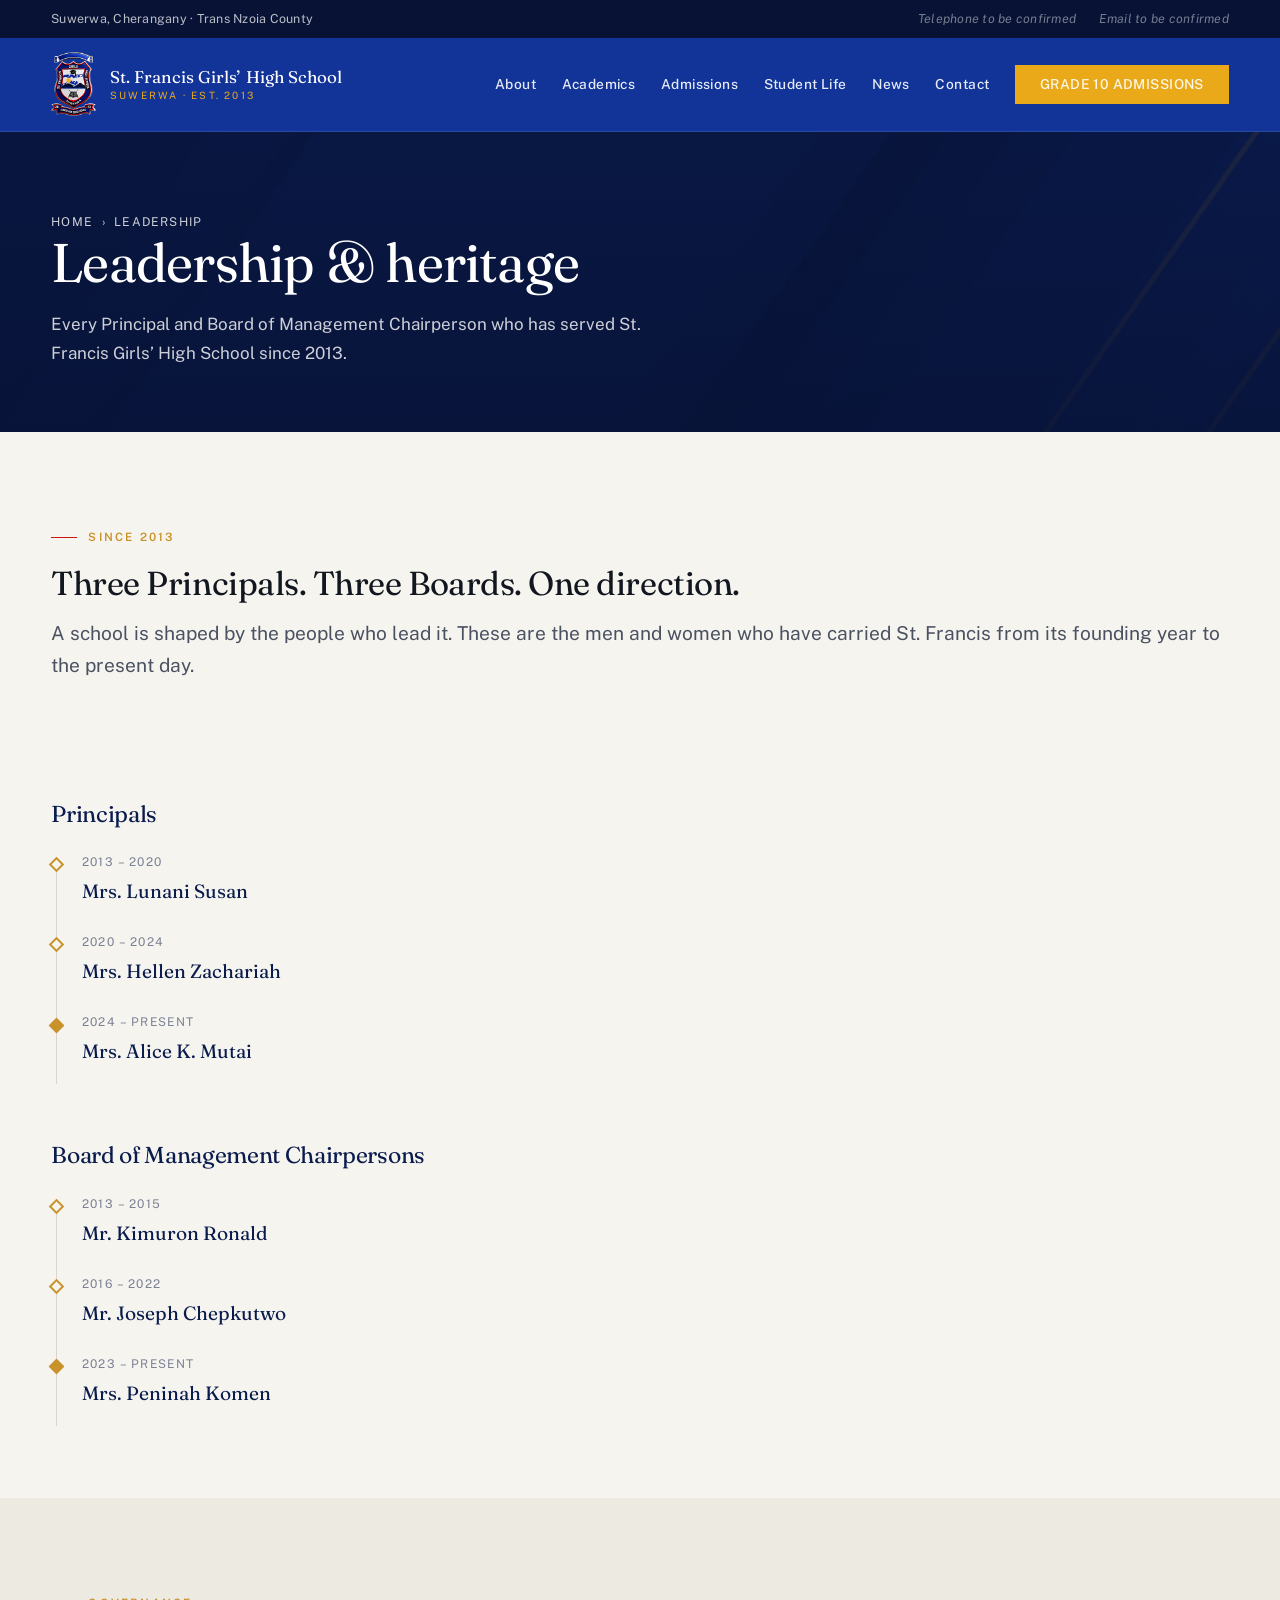
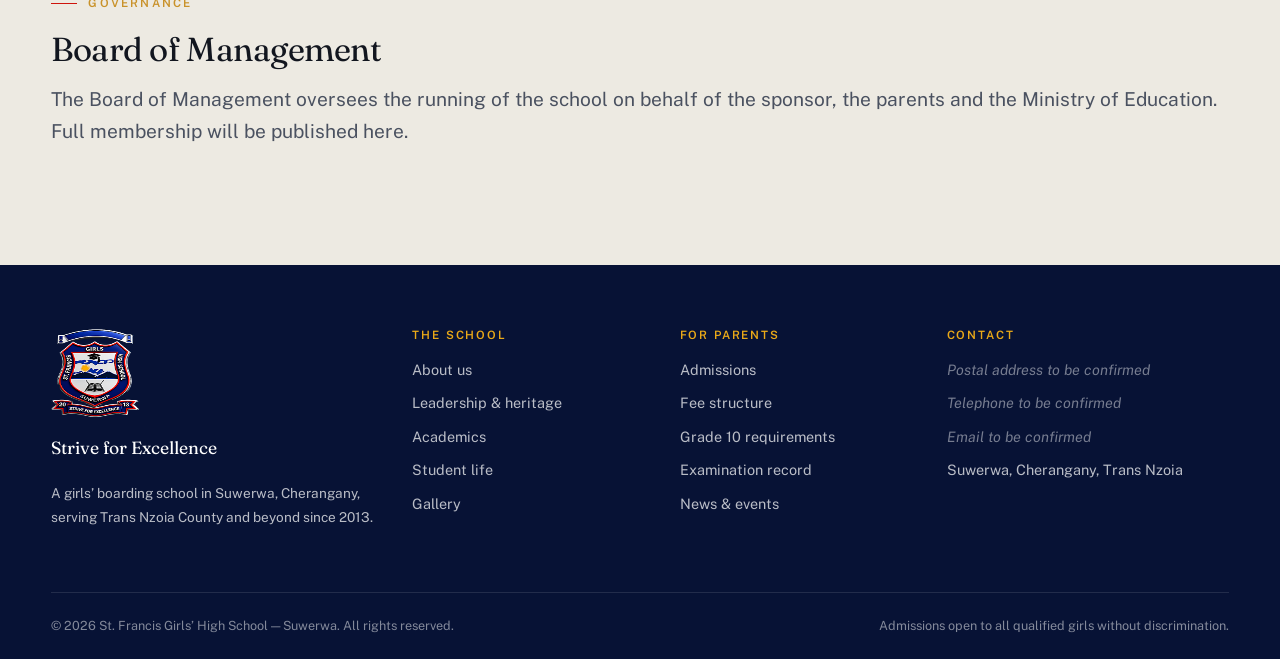
<file: leadership.html>
<!DOCTYPE html>
<html lang="en-KE">
<head>
<meta charset="utf-8">
<meta name="viewport" content="width=device-width, initial-scale=1">
<title>Leadership &amp; heritage &mdash; St. Francis Girls&rsquo; High School &mdash; Suwerwa</title>
<meta name="description" content="Principals and Board of Management Chairpersons since 2013.">
<link rel="canonical" href="https://stfrancissuwerwa.sc.ke/leadership.html">
<meta property="og:type" content="website">
<meta property="og:site_name" content="St. Francis Girls&rsquo; High School &mdash; Suwerwa">
<meta property="og:title" content="Leadership &amp; heritage &mdash; St. Francis Girls&rsquo; High School &mdash; Suwerwa">
<meta property="og:description" content="Principals and Board of Management Chairpersons since 2013.">
<meta property="og:image" content="https://stfrancissuwerwa.sc.ke/assets/img/hero.jpg">
<meta property="og:url" content="https://stfrancissuwerwa.sc.ke/leadership.html">
<meta name="twitter:card" content="summary_large_image">
<meta name="theme-color" content="#123499">
<link rel="icon" href="assets/img/favicon.png" type="image/png">
<link rel="apple-touch-icon" href="assets/img/icon-180.png">
<link rel="preconnect" href="https://fonts.googleapis.com">
<link rel="preconnect" href="https://fonts.gstatic.com" crossorigin>
<link href="https://fonts.googleapis.com/css2?family=Fraunces:ital,opsz,wght@0,9..144,400;0,9..144,500;1,9..144,400&family=Public+Sans:wght@400;500;600&display=swap" rel="stylesheet">
<link rel="stylesheet" href="assets/css/parts/01-tokens.css">
<link rel="stylesheet" href="assets/css/parts/02-base.css">
<link rel="stylesheet" href="assets/css/parts/03-header.css">
<link rel="stylesheet" href="assets/css/parts/04-hero.css">
<link rel="stylesheet" href="assets/css/parts/05-home.css">
<link rel="stylesheet" href="assets/css/parts/06-pages.css">
<link rel="stylesheet" href="assets/css/parts/07-footer.css">
<link rel="stylesheet" href="assets/css/parts/08-states.css">
<script type="application/ld+json">
{"@context":"https://schema.org","@type":"School","name":"St. Francis Girls' High School - Suwerwa",
"alternateName":"St. Francis Suwerwa","foundingDate":"2013","slogan":"Strive For Excellence",
"url":"https://stfrancissuwerwa.sc.ke","logo":"https://stfrancissuwerwa.sc.ke/assets/img/crest.png",
"address":{"@type":"PostalAddress","addressLocality":"Suwerwa","addressRegion":"Trans Nzoia County","addressCountry":"KE"},
"gender":"Female"}
</script>
</head>
<body>
<a class="skip" href="#main">Skip to content</a>
<div class="utility">
  <div class="wrap">
    <span>Suwerwa, Cherangany &middot; Trans Nzoia County</span>
    <span class="utility-links">
      <a href="tel:" data-bind-href="site.phoneLink"><span data-bind="site.phone" class="is-placeholder">Telephone to be confirmed</span></a>
      <a href="mailto:" data-bind-href="site.emailLink"><span data-bind="site.email" class="is-placeholder">Email to be confirmed</span></a>
    </span>
  </div>
</div>

<header class="masthead">
  <div class="wrap">
    <a class="brand" href="index.html">
      <img src="assets/img/crest.png" alt="School crest" width="64" height="91">
      <span class="brand-text">
        <span class="brand-name">St. Francis Girls&rsquo; High School</span>
        <span class="brand-sub">Suwerwa &middot; Est. 2013</span>
      </span>
    </a>
    <button class="burger" aria-label="Open menu" aria-expanded="false" aria-controls="nav"><svg viewBox="0 0 24 24" fill="none" stroke="currentColor" stroke-width="1.8" aria-hidden="true"><path d="M3 6h18M3 12h18M3 18h18"/></svg></button>
    <nav class="nav" id="nav" aria-label="Main">
      <a href="about.html">About</a><a href="academics.html">Academics</a><a href="admissions.html">Admissions</a><a href="student-life.html">Student Life</a><a href="news.html">News</a><a href="contact.html">Contact</a>
      <a class="btn btn--gold" href="admissions.html">Grade&nbsp;10 Admissions</a>
    </nav>
  </div>
</header>
<main id="main"><section class="pagehead">
  <div class="pagehead__bg"><img src="assets/img/page-leadership.jpg" alt=""></div>
  <div class="wrap pagehead__inner">
    <p class="crumbs"><a href="index.html">Home</a> &nbsp;&rsaquo;&nbsp; Leadership</p>
    <h1 class="d2">Leadership &amp; heritage</h1>
    <p>Every Principal and Board of Management Chairperson who has served St. Francis Girls&rsquo; High School since 2013.</p>
  </div>
</section>
<section>
  <div class="wrap" style="display:grid;gap:var(--s6);grid-template-columns:1fr">
    <div class="narrow rv" style="width:100%;margin:0">
      <p class="kicker">Since 2013</p>
      <h2 class="d3">Three Principals. Three Boards. One direction.</h2>
      <p class="lede" style="margin-top:var(--s2)">A school is shaped by the people who lead it. These are the men and women who have carried St. Francis from its founding year to the present day.</p>
    </div>
  </div>
</section>

<section class="tight" style="padding-top:0">
  <div class="wrap cards" style="grid-template-columns:1fr">
    <div style="display:grid;gap:var(--s5);grid-template-columns:1fr">
      <div>
        <h3 class="d4" style="margin-bottom:var(--s3);color:var(--navy-deep)">Principals</h3>
        <ul class="timeline" id="tl-principals"><li class="rv" data-delay="0"><span class="yrs">2013 – 2020</span><span class="who">Mrs. Lunani Susan</span></li><li class="rv" data-delay="70"><span class="yrs">2020 – 2024</span><span class="who">Mrs. Hellen Zachariah</span></li><li class="rv" data-delay="140"><span class="yrs">2024 – present</span><span class="who">Mrs. Alice K. Mutai</span></li></ul>
      </div>
      <div>
        <h3 class="d4" style="margin-bottom:var(--s3);color:var(--navy-deep)">Board of Management Chairpersons</h3>
        <ul class="timeline" id="tl-bom"><li class="rv" data-delay="0"><span class="yrs">2013 – 2015</span><span class="who">Mr. Kimuron Ronald</span></li><li class="rv" data-delay="70"><span class="yrs">2016 – 2022</span><span class="who">Mr. Joseph Chepkutwo</span></li><li class="rv" data-delay="140"><span class="yrs">2023 – present</span><span class="who">Mrs. Peninah Komen</span></li></ul>
      </div>
    </div>
  </div>
</section>

<section class="values">
  <div class="wrap">
    <div class="narrow" style="width:100%;margin:0">
      <p class="kicker">Governance</p>
      <h2 class="d3">Board of Management</h2>
      <p class="lede" style="margin-top:var(--s2)">The Board of Management oversees the running of the school on behalf of the sponsor, the parents and the Ministry of Education. Full membership will be published here.</p>
    </div>
  </div>
</section>
</main><footer class="foot">
  <div class="wrap foot__top">
    <div class="foot__brand">
      <img src="assets/img/crest.png" alt="" width="88" height="125">
      <p class="foot__motto">Strive for Excellence</p>
      <p style="font-size:.85rem">A girls&rsquo; boarding school in Suwerwa, Cherangany, serving Trans Nzoia County and beyond since 2013.</p>
    </div>
    <div>
      <h4>The School</h4>
      <ul>
        <li><a href="about.html">About us</a></li>
        <li><a href="leadership.html">Leadership &amp; heritage</a></li>
        <li><a href="academics.html">Academics</a></li>
        <li><a href="student-life.html">Student life</a></li>
        <li><a href="gallery.html">Gallery</a></li>
      </ul>
    </div>
    <div>
      <h4>For Parents</h4>
      <ul>
        <li><a href="admissions.html">Admissions</a></li>
        <li><a href="admissions.html#fees">Fee structure</a></li>
        <li><a href="admissions.html#requirements">Grade 10 requirements</a></li>
        <li><a href="academics.html#results">Examination record</a></li>
        <li><a href="news.html">News &amp; events</a></li>
      </ul>
    </div>
    <div>
      <h4>Contact</h4>
      <ul>
        <li data-bind="site.postal" class="is-placeholder">Postal address to be confirmed</li>
        <li><a href="tel:" data-bind-href="site.phoneLink"><span data-bind="site.phone" class="is-placeholder">Telephone to be confirmed</span></a></li>
        <li><a href="mailto:" data-bind-href="site.emailLink"><span data-bind="site.email" class="is-placeholder">Email to be confirmed</span></a></li>
        <li>Suwerwa, Cherangany, Trans Nzoia</li>
      </ul>
      <div class="social" style="margin-top:1.1rem">
        <a href="#" data-bind-href="site.facebook" aria-label="Facebook"><svg viewBox="0 0 24 24" fill="currentColor" aria-hidden="true"><path d="M14 9h3V6h-3c-2 0-3.5 1.5-3.5 3.5V12H8v3h2.5v7h3v-7H16l.5-3h-3V9.5c0-.3.2-.5.5-.5z"/></svg></a>
        <a href="#" data-bind-href="site.instagram" aria-label="Instagram"><svg viewBox="0 0 24 24" fill="none" stroke="currentColor" stroke-width="1.8" aria-hidden="true"><rect x="3" y="3" width="18" height="18" rx="5"/><circle cx="12" cy="12" r="4"/><circle cx="17.5" cy="6.5" r="1" fill="currentColor" stroke="none"/></svg></a>
        <a href="#" data-bind-href="site.youtube" aria-label="YouTube"><svg viewBox="0 0 24 24" fill="currentColor" aria-hidden="true"><path d="M22 12s0-3.2-.4-4.7a2.5 2.5 0 0 0-1.8-1.8C18.3 5 12 5 12 5s-6.3 0-7.8.5A2.5 2.5 0 0 0 2.4 7.3C2 8.8 2 12 2 12s0 3.2.4 4.7a2.5 2.5 0 0 0 1.8 1.8C5.7 19 12 19 12 19s6.3 0 7.8-.5a2.5 2.5 0 0 0 1.8-1.8C22 15.2 22 12 22 12zM10 15V9l5 3z"/></svg></a>
      </div>
    </div>
  </div>
  <div class="wrap foot__bottom">
    <span>&copy; <span id="yr">2026</span> St. Francis Girls&rsquo; High School &mdash; Suwerwa. All rights reserved.</span>
    <span>Admissions open to all qualified girls without discrimination.</span>
  </div>
</footer>

<a class="wa" href="#" data-bind-href="site.whatsappLink" aria-label="Message the school on WhatsApp"><svg viewBox="0 0 24 24" fill="currentColor" aria-hidden="true"><path d="M12 2a10 10 0 0 0-8.6 15L2 22l5.2-1.4A10 10 0 1 0 12 2zm0 18a8 8 0 0 1-4.1-1.1l-.3-.2-3 .8.8-2.9-.2-.3A8 8 0 1 1 12 20zm4.4-5.8c-.2-.1-1.4-.7-1.6-.8s-.4-.1-.6.1-.6.8-.8 1-.3.2-.6.1a6.6 6.6 0 0 1-3.2-2.8c-.2-.4.2-.4.6-1.2a.5.5 0 0 0 0-.5l-.8-1.9c-.2-.5-.4-.4-.6-.4h-.5a1 1 0 0 0-.7.3 3 3 0 0 0-1 2.2 5.2 5.2 0 0 0 1.1 2.7 11.9 11.9 0 0 0 4.6 4c2.2.9 2.2.6 2.6.6a2.7 2.7 0 0 0 1.8-1.3 2.2 2.2 0 0 0 .2-1.3z"/></svg></a>

<script src="assets/js/content.js"></script>
<script src="assets/js/core.js"></script>
<script src="assets/js/nav.js"></script>
<script src="assets/js/motion.js"></script>
<script src="assets/js/render.js"></script>
<script src="assets/js/results.js"></script>
<script src="assets/js/data.js"></script>
</body>
</html>
</file>
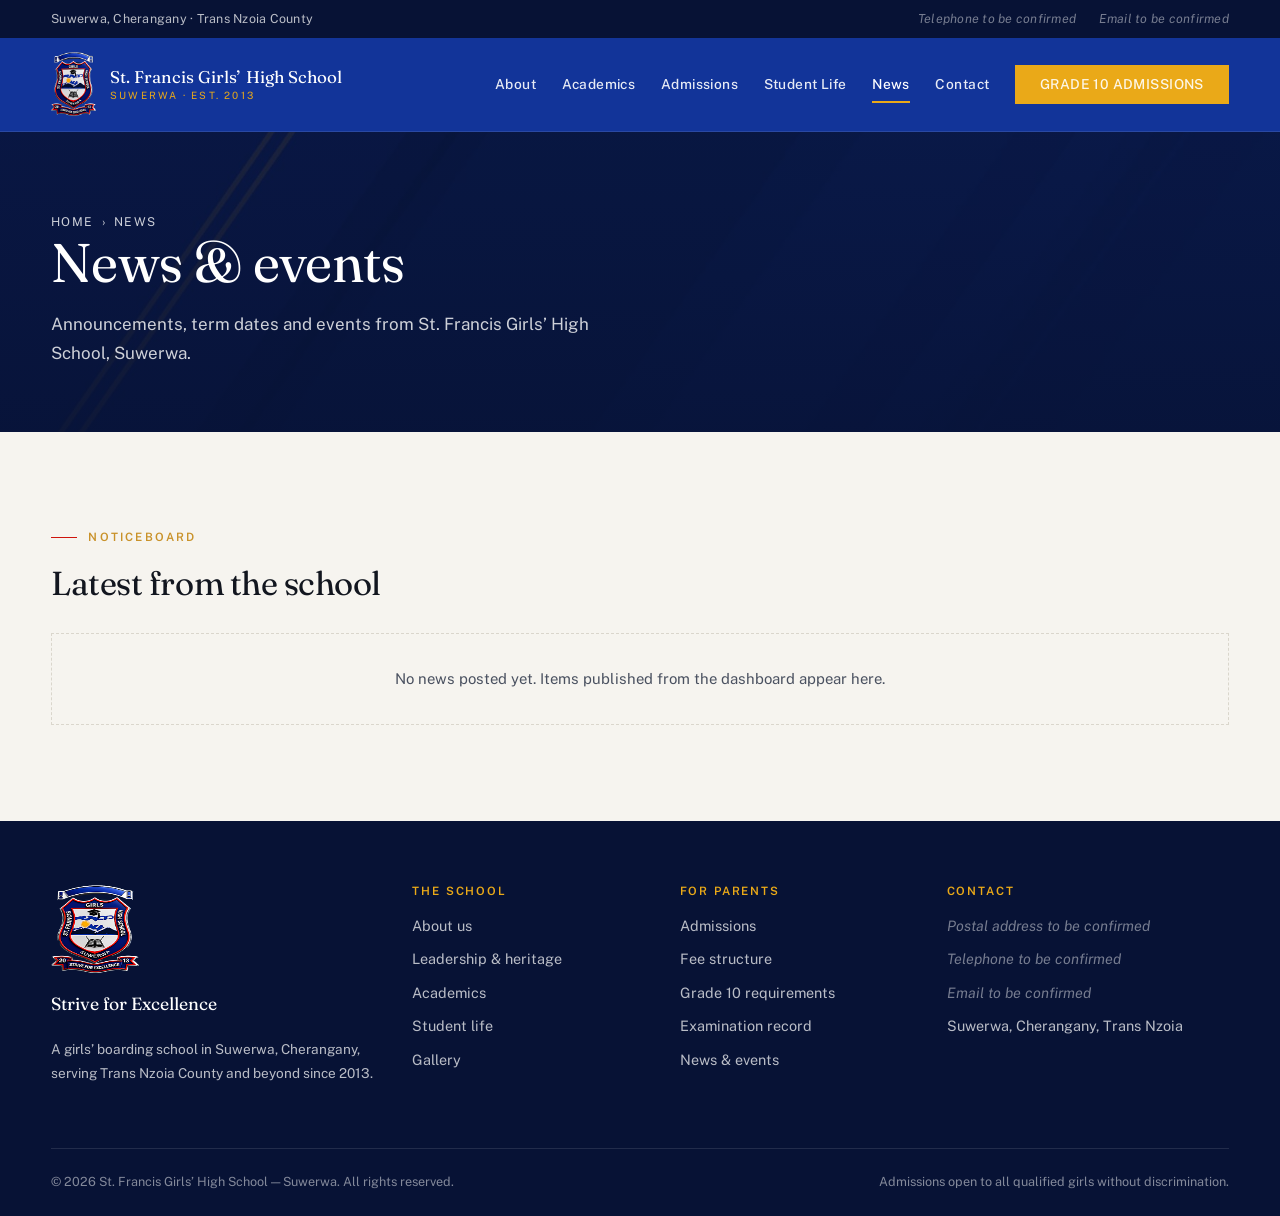
<file: news.html>
<!DOCTYPE html>
<html lang="en-KE">
<head>
<meta charset="utf-8">
<meta name="viewport" content="width=device-width, initial-scale=1">
<title>News &amp; events &mdash; St. Francis Girls&rsquo; High School &mdash; Suwerwa</title>
<meta name="description" content="Announcements, term dates and events.">
<link rel="canonical" href="https://stfrancissuwerwa.sc.ke/news.html">
<meta property="og:type" content="website">
<meta property="og:site_name" content="St. Francis Girls&rsquo; High School &mdash; Suwerwa">
<meta property="og:title" content="News &amp; events &mdash; St. Francis Girls&rsquo; High School &mdash; Suwerwa">
<meta property="og:description" content="Announcements, term dates and events.">
<meta property="og:image" content="https://stfrancissuwerwa.sc.ke/assets/img/hero.jpg">
<meta property="og:url" content="https://stfrancissuwerwa.sc.ke/news.html">
<meta name="twitter:card" content="summary_large_image">
<meta name="theme-color" content="#123499">
<link rel="icon" href="assets/img/favicon.png" type="image/png">
<link rel="apple-touch-icon" href="assets/img/icon-180.png">
<link rel="preconnect" href="https://fonts.googleapis.com">
<link rel="preconnect" href="https://fonts.gstatic.com" crossorigin>
<link href="https://fonts.googleapis.com/css2?family=Fraunces:ital,opsz,wght@0,9..144,400;0,9..144,500;1,9..144,400&family=Public+Sans:wght@400;500;600&display=swap" rel="stylesheet">
<link rel="stylesheet" href="assets/css/parts/01-tokens.css">
<link rel="stylesheet" href="assets/css/parts/02-base.css">
<link rel="stylesheet" href="assets/css/parts/03-header.css">
<link rel="stylesheet" href="assets/css/parts/04-hero.css">
<link rel="stylesheet" href="assets/css/parts/05-home.css">
<link rel="stylesheet" href="assets/css/parts/06-pages.css">
<link rel="stylesheet" href="assets/css/parts/07-footer.css">
<link rel="stylesheet" href="assets/css/parts/08-states.css">
<script type="application/ld+json">
{"@context":"https://schema.org","@type":"School","name":"St. Francis Girls' High School - Suwerwa",
"alternateName":"St. Francis Suwerwa","foundingDate":"2013","slogan":"Strive For Excellence",
"url":"https://stfrancissuwerwa.sc.ke","logo":"https://stfrancissuwerwa.sc.ke/assets/img/crest.png",
"address":{"@type":"PostalAddress","addressLocality":"Suwerwa","addressRegion":"Trans Nzoia County","addressCountry":"KE"},
"gender":"Female"}
</script>
</head>
<body>
<a class="skip" href="#main">Skip to content</a>
<div class="utility">
  <div class="wrap">
    <span>Suwerwa, Cherangany &middot; Trans Nzoia County</span>
    <span class="utility-links">
      <a href="tel:" data-bind-href="site.phoneLink"><span data-bind="site.phone" class="is-placeholder">Telephone to be confirmed</span></a>
      <a href="mailto:" data-bind-href="site.emailLink"><span data-bind="site.email" class="is-placeholder">Email to be confirmed</span></a>
    </span>
  </div>
</div>

<header class="masthead">
  <div class="wrap">
    <a class="brand" href="index.html">
      <img src="assets/img/crest.png" alt="School crest" width="64" height="91">
      <span class="brand-text">
        <span class="brand-name">St. Francis Girls&rsquo; High School</span>
        <span class="brand-sub">Suwerwa &middot; Est. 2013</span>
      </span>
    </a>
    <button class="burger" aria-label="Open menu" aria-expanded="false" aria-controls="nav"><svg viewBox="0 0 24 24" fill="none" stroke="currentColor" stroke-width="1.8" aria-hidden="true"><path d="M3 6h18M3 12h18M3 18h18"/></svg></button>
    <nav class="nav" id="nav" aria-label="Main">
      <a href="about.html">About</a><a href="academics.html">Academics</a><a href="admissions.html">Admissions</a><a href="student-life.html">Student Life</a><a href="news.html" aria-current="page">News</a><a href="contact.html">Contact</a>
      <a class="btn btn--gold" href="admissions.html">Grade&nbsp;10 Admissions</a>
    </nav>
  </div>
</header>
<main id="main"><section class="pagehead">
  <div class="pagehead__bg"><img src="assets/img/page-news.jpg" alt=""></div>
  <div class="wrap pagehead__inner">
    <p class="crumbs"><a href="index.html">Home</a> &nbsp;&rsaquo;&nbsp; News</p>
    <h1 class="d2">News &amp; events</h1>
    <p>Announcements, term dates and events from St. Francis Girls&rsquo; High School, Suwerwa.</p>
  </div>
</section>
<section>
  <div class="wrap">
    <p class="kicker">Noticeboard</p>
    <h2 class="d3" style="margin-bottom:var(--s4)">Latest from the school</h2>
    <div class="news" id="news-list" data-limit="24"></div>
  </div>
</section>
</main><footer class="foot">
  <div class="wrap foot__top">
    <div class="foot__brand">
      <img src="assets/img/crest.png" alt="" width="88" height="125">
      <p class="foot__motto">Strive for Excellence</p>
      <p style="font-size:.85rem">A girls&rsquo; boarding school in Suwerwa, Cherangany, serving Trans Nzoia County and beyond since 2013.</p>
    </div>
    <div>
      <h4>The School</h4>
      <ul>
        <li><a href="about.html">About us</a></li>
        <li><a href="leadership.html">Leadership &amp; heritage</a></li>
        <li><a href="academics.html">Academics</a></li>
        <li><a href="student-life.html">Student life</a></li>
        <li><a href="gallery.html">Gallery</a></li>
      </ul>
    </div>
    <div>
      <h4>For Parents</h4>
      <ul>
        <li><a href="admissions.html">Admissions</a></li>
        <li><a href="admissions.html#fees">Fee structure</a></li>
        <li><a href="admissions.html#requirements">Grade 10 requirements</a></li>
        <li><a href="academics.html#results">Examination record</a></li>
        <li><a href="news.html">News &amp; events</a></li>
      </ul>
    </div>
    <div>
      <h4>Contact</h4>
      <ul>
        <li data-bind="site.postal" class="is-placeholder">Postal address to be confirmed</li>
        <li><a href="tel:" data-bind-href="site.phoneLink"><span data-bind="site.phone" class="is-placeholder">Telephone to be confirmed</span></a></li>
        <li><a href="mailto:" data-bind-href="site.emailLink"><span data-bind="site.email" class="is-placeholder">Email to be confirmed</span></a></li>
        <li>Suwerwa, Cherangany, Trans Nzoia</li>
      </ul>
      <div class="social" style="margin-top:1.1rem">
        <a href="#" data-bind-href="site.facebook" aria-label="Facebook"><svg viewBox="0 0 24 24" fill="currentColor" aria-hidden="true"><path d="M14 9h3V6h-3c-2 0-3.5 1.5-3.5 3.5V12H8v3h2.5v7h3v-7H16l.5-3h-3V9.5c0-.3.2-.5.5-.5z"/></svg></a>
        <a href="#" data-bind-href="site.instagram" aria-label="Instagram"><svg viewBox="0 0 24 24" fill="none" stroke="currentColor" stroke-width="1.8" aria-hidden="true"><rect x="3" y="3" width="18" height="18" rx="5"/><circle cx="12" cy="12" r="4"/><circle cx="17.5" cy="6.5" r="1" fill="currentColor" stroke="none"/></svg></a>
        <a href="#" data-bind-href="site.youtube" aria-label="YouTube"><svg viewBox="0 0 24 24" fill="currentColor" aria-hidden="true"><path d="M22 12s0-3.2-.4-4.7a2.5 2.5 0 0 0-1.8-1.8C18.3 5 12 5 12 5s-6.3 0-7.8.5A2.5 2.5 0 0 0 2.4 7.3C2 8.8 2 12 2 12s0 3.2.4 4.7a2.5 2.5 0 0 0 1.8 1.8C5.7 19 12 19 12 19s6.3 0 7.8-.5a2.5 2.5 0 0 0 1.8-1.8C22 15.2 22 12 22 12zM10 15V9l5 3z"/></svg></a>
      </div>
    </div>
  </div>
  <div class="wrap foot__bottom">
    <span>&copy; <span id="yr">2026</span> St. Francis Girls&rsquo; High School &mdash; Suwerwa. All rights reserved.</span>
    <span>Admissions open to all qualified girls without discrimination.</span>
  </div>
</footer>

<a class="wa" href="#" data-bind-href="site.whatsappLink" aria-label="Message the school on WhatsApp"><svg viewBox="0 0 24 24" fill="currentColor" aria-hidden="true"><path d="M12 2a10 10 0 0 0-8.6 15L2 22l5.2-1.4A10 10 0 1 0 12 2zm0 18a8 8 0 0 1-4.1-1.1l-.3-.2-3 .8.8-2.9-.2-.3A8 8 0 1 1 12 20zm4.4-5.8c-.2-.1-1.4-.7-1.6-.8s-.4-.1-.6.1-.6.8-.8 1-.3.2-.6.1a6.6 6.6 0 0 1-3.2-2.8c-.2-.4.2-.4.6-1.2a.5.5 0 0 0 0-.5l-.8-1.9c-.2-.5-.4-.4-.6-.4h-.5a1 1 0 0 0-.7.3 3 3 0 0 0-1 2.2 5.2 5.2 0 0 0 1.1 2.7 11.9 11.9 0 0 0 4.6 4c2.2.9 2.2.6 2.6.6a2.7 2.7 0 0 0 1.8-1.3 2.2 2.2 0 0 0 .2-1.3z"/></svg></a>

<script src="assets/js/content.js"></script>
<script src="assets/js/core.js"></script>
<script src="assets/js/nav.js"></script>
<script src="assets/js/motion.js"></script>
<script src="assets/js/render.js"></script>
<script src="assets/js/results.js"></script>
<script src="assets/js/data.js"></script>
</body>
</html>
</file>
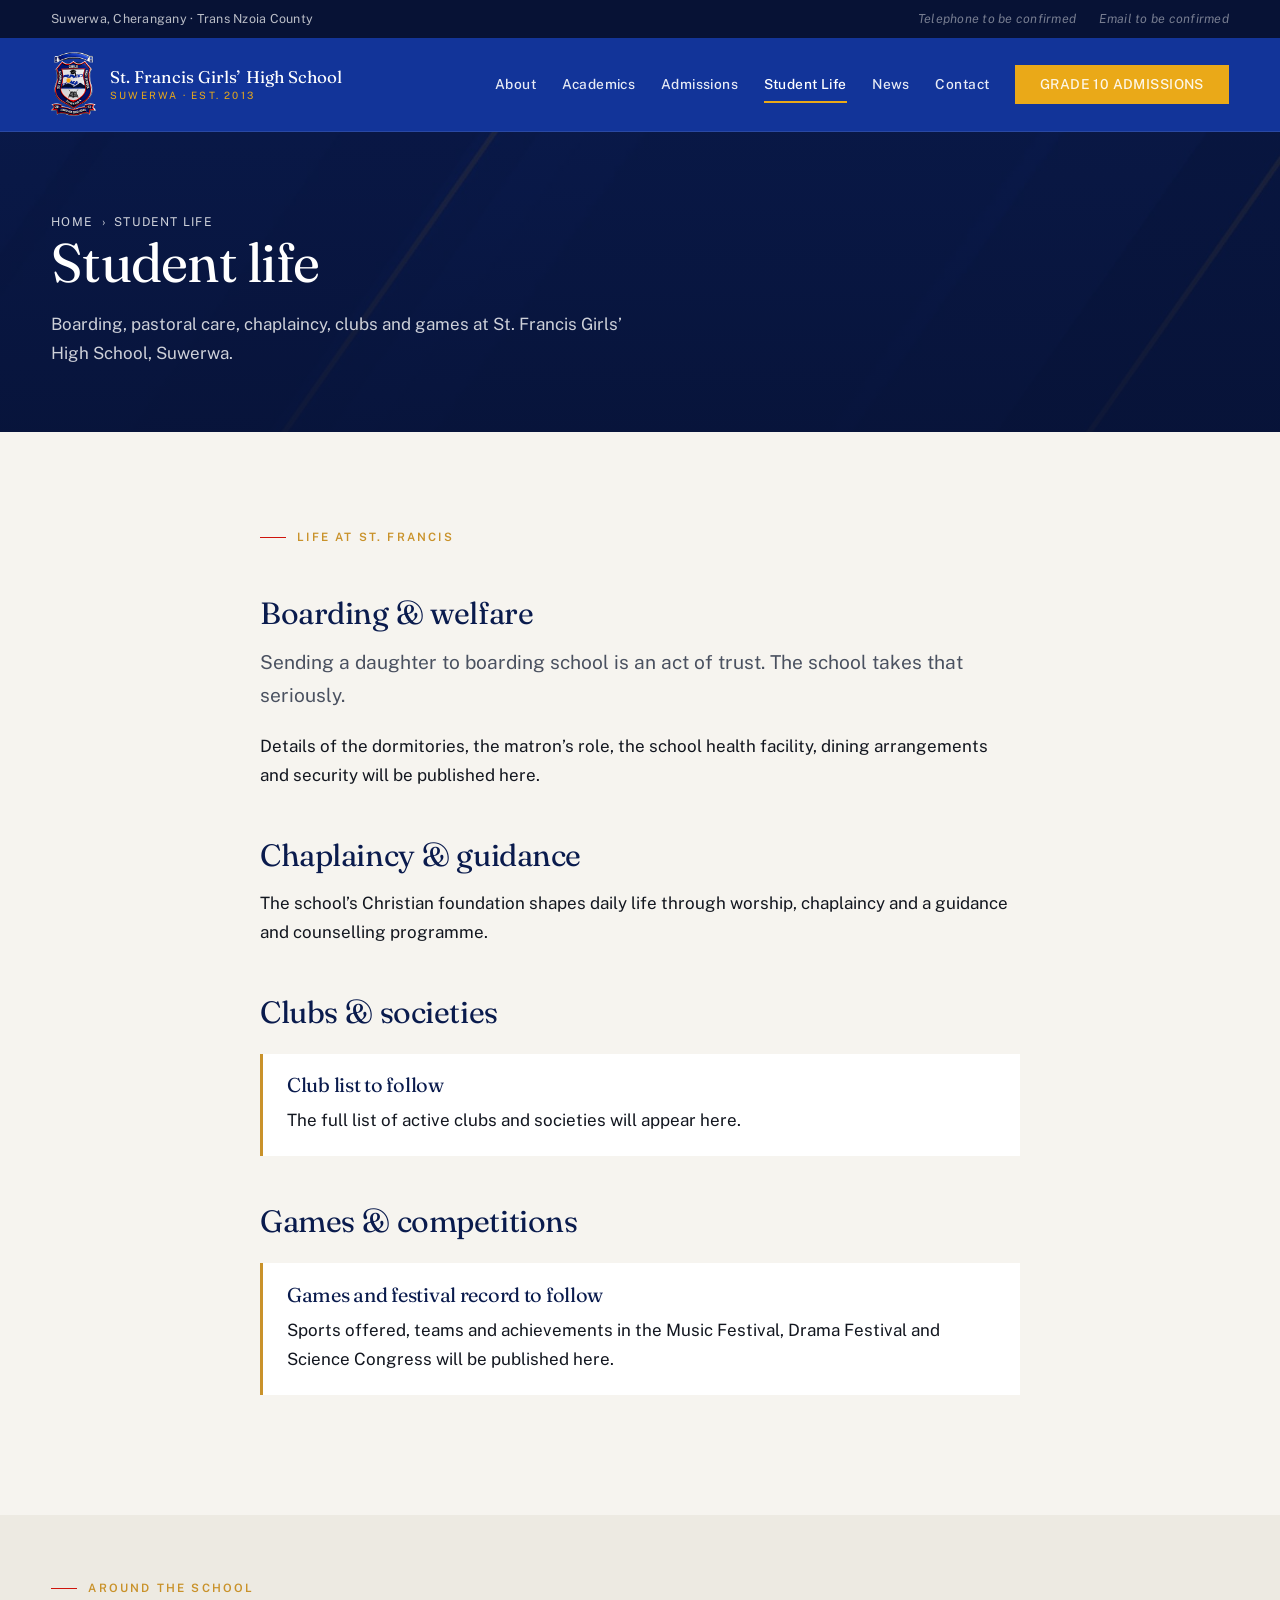
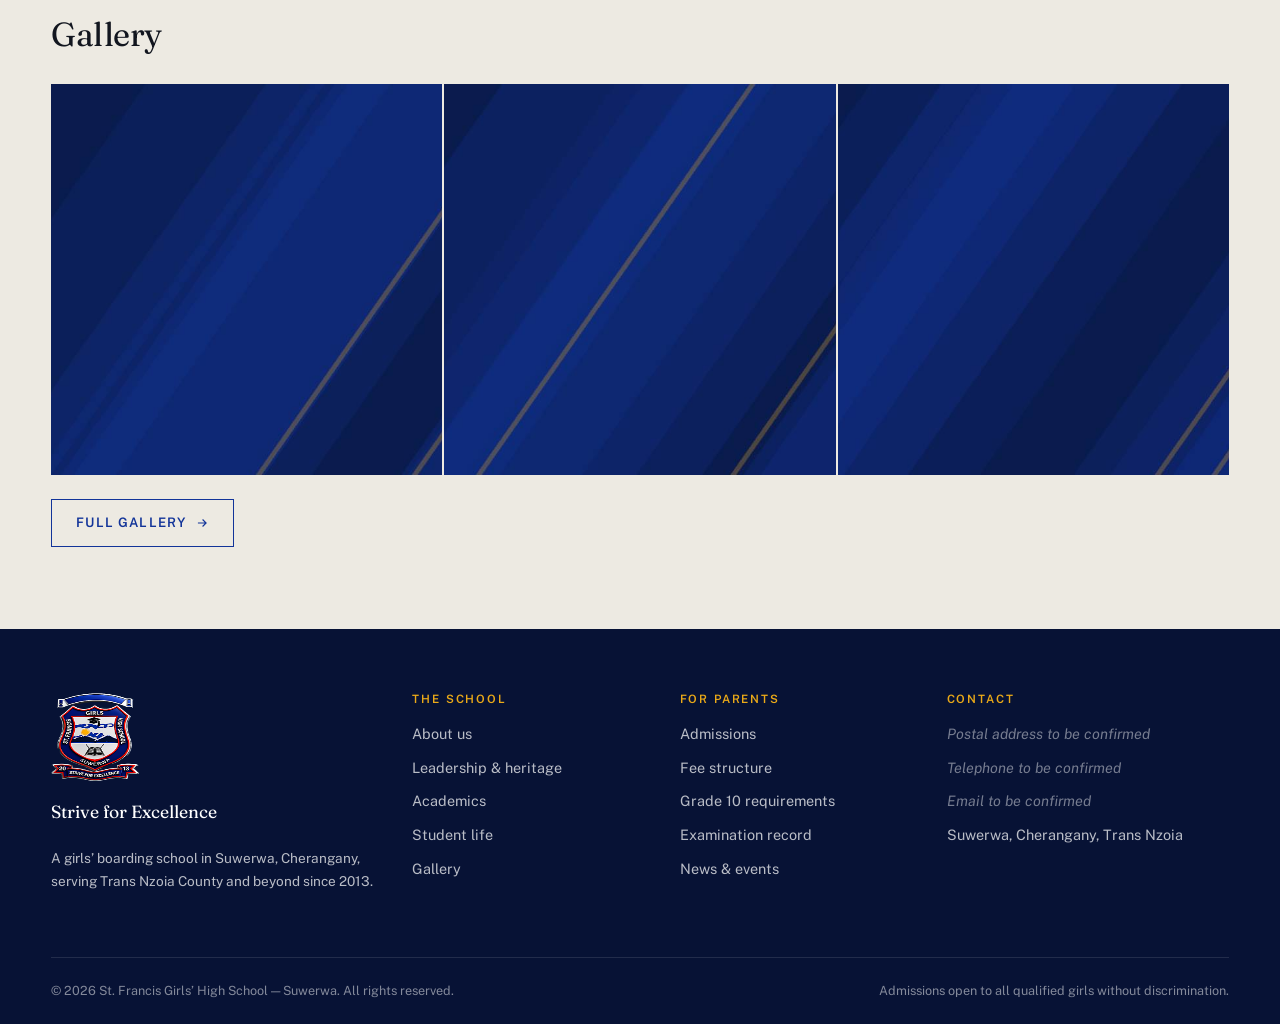
<file: student-life.html>
<!DOCTYPE html>
<html lang="en-KE">
<head>
<meta charset="utf-8">
<meta name="viewport" content="width=device-width, initial-scale=1">
<title>Student life &mdash; St. Francis Girls&rsquo; High School &mdash; Suwerwa</title>
<meta name="description" content="Boarding, pastoral care, chaplaincy, clubs and games.">
<link rel="canonical" href="https://stfrancissuwerwa.sc.ke/student-life.html">
<meta property="og:type" content="website">
<meta property="og:site_name" content="St. Francis Girls&rsquo; High School &mdash; Suwerwa">
<meta property="og:title" content="Student life &mdash; St. Francis Girls&rsquo; High School &mdash; Suwerwa">
<meta property="og:description" content="Boarding, pastoral care, chaplaincy, clubs and games.">
<meta property="og:image" content="https://stfrancissuwerwa.sc.ke/assets/img/hero.jpg">
<meta property="og:url" content="https://stfrancissuwerwa.sc.ke/student-life.html">
<meta name="twitter:card" content="summary_large_image">
<meta name="theme-color" content="#123499">
<link rel="icon" href="assets/img/favicon.png" type="image/png">
<link rel="apple-touch-icon" href="assets/img/icon-180.png">
<link rel="preconnect" href="https://fonts.googleapis.com">
<link rel="preconnect" href="https://fonts.gstatic.com" crossorigin>
<link href="https://fonts.googleapis.com/css2?family=Fraunces:ital,opsz,wght@0,9..144,400;0,9..144,500;1,9..144,400&family=Public+Sans:wght@400;500;600&display=swap" rel="stylesheet">
<link rel="stylesheet" href="assets/css/parts/01-tokens.css">
<link rel="stylesheet" href="assets/css/parts/02-base.css">
<link rel="stylesheet" href="assets/css/parts/03-header.css">
<link rel="stylesheet" href="assets/css/parts/04-hero.css">
<link rel="stylesheet" href="assets/css/parts/05-home.css">
<link rel="stylesheet" href="assets/css/parts/06-pages.css">
<link rel="stylesheet" href="assets/css/parts/07-footer.css">
<link rel="stylesheet" href="assets/css/parts/08-states.css">
<script type="application/ld+json">
{"@context":"https://schema.org","@type":"School","name":"St. Francis Girls' High School - Suwerwa",
"alternateName":"St. Francis Suwerwa","foundingDate":"2013","slogan":"Strive For Excellence",
"url":"https://stfrancissuwerwa.sc.ke","logo":"https://stfrancissuwerwa.sc.ke/assets/img/crest.png",
"address":{"@type":"PostalAddress","addressLocality":"Suwerwa","addressRegion":"Trans Nzoia County","addressCountry":"KE"},
"gender":"Female"}
</script>
</head>
<body>
<a class="skip" href="#main">Skip to content</a>
<div class="utility">
  <div class="wrap">
    <span>Suwerwa, Cherangany &middot; Trans Nzoia County</span>
    <span class="utility-links">
      <a href="tel:" data-bind-href="site.phoneLink"><span data-bind="site.phone" class="is-placeholder">Telephone to be confirmed</span></a>
      <a href="mailto:" data-bind-href="site.emailLink"><span data-bind="site.email" class="is-placeholder">Email to be confirmed</span></a>
    </span>
  </div>
</div>

<header class="masthead">
  <div class="wrap">
    <a class="brand" href="index.html">
      <img src="assets/img/crest.png" alt="School crest" width="64" height="91">
      <span class="brand-text">
        <span class="brand-name">St. Francis Girls&rsquo; High School</span>
        <span class="brand-sub">Suwerwa &middot; Est. 2013</span>
      </span>
    </a>
    <button class="burger" aria-label="Open menu" aria-expanded="false" aria-controls="nav"><svg viewBox="0 0 24 24" fill="none" stroke="currentColor" stroke-width="1.8" aria-hidden="true"><path d="M3 6h18M3 12h18M3 18h18"/></svg></button>
    <nav class="nav" id="nav" aria-label="Main">
      <a href="about.html">About</a><a href="academics.html">Academics</a><a href="admissions.html">Admissions</a><a href="student-life.html" aria-current="page">Student Life</a><a href="news.html">News</a><a href="contact.html">Contact</a>
      <a class="btn btn--gold" href="admissions.html">Grade&nbsp;10 Admissions</a>
    </nav>
  </div>
</header>
<main id="main"><section class="pagehead">
  <div class="pagehead__bg"><img src="assets/img/page-life.jpg" alt=""></div>
  <div class="wrap pagehead__inner">
    <p class="crumbs"><a href="index.html">Home</a> &nbsp;&rsaquo;&nbsp; Student Life</p>
    <h1 class="d2">Student life</h1>
    <p>Boarding, pastoral care, chaplaincy, clubs and games at St. Francis Girls&rsquo; High School, Suwerwa.</p>
  </div>
</section>
<section>
  <div class="narrow prose rv">
    <p class="kicker">Life at St. Francis</p>
    <h2 id="boarding">Boarding &amp; welfare</h2>
    <p class="lede">Sending a daughter to boarding school is an act of trust. The school takes that seriously.</p>
    <p data-bind="life.boarding">Details of the dormitories, the matron&rsquo;s role, the school health facility, dining arrangements and security will be published here.</p>

    <h2>Chaplaincy &amp; guidance</h2>
    <p data-bind="life.pastoral">The school&rsquo;s Christian foundation shapes daily life through worship, chaplaincy and a guidance and counselling programme.</p>

    <h2>Clubs &amp; societies</h2>
    <ul id="life-clubs" data-replaces="clubs-pending" hidden></ul>
    <div class="callout" id="clubs-pending"><h3>Club list to follow</h3><p>The full list of active clubs and societies will appear here.</p></div>

    <h2>Games &amp; competitions</h2>
    <ul id="life-sports" data-replaces="sports-pending" hidden></ul>
    <div class="callout" id="sports-pending"><h3>Games and festival record to follow</h3><p>Sports offered, teams and achievements in the Music Festival, Drama Festival and Science Congress will be published here.</p></div>
  </div>
</section>

<section class="tight" style="background:var(--paper-2)">
  <div class="wrap">
    <p class="kicker">Around the school</p>
    <h2 class="d3" style="margin-bottom:var(--s4)">Gallery</h2>
    <div class="grid-gallery">
      <a href="assets/img/gallery-1.jpg"><img src="assets/img/gallery-1.jpg" alt="" loading="lazy"></a>
      <a href="assets/img/gallery-2.jpg"><img src="assets/img/gallery-2.jpg" alt="" loading="lazy"></a>
      <a href="assets/img/gallery-3.jpg"><img src="assets/img/gallery-3.jpg" alt="" loading="lazy"></a>
    </div>
    <p style="margin-top:var(--s3)"><a class="btn btn--outline" href="gallery.html">Full gallery <svg viewBox="0 0 24 24" fill="none" stroke="currentColor" stroke-width="2" aria-hidden="true"><path d="M5 12h14M13 6l6 6-6 6"/></svg></a></p>
  </div>
</section>
</main><footer class="foot">
  <div class="wrap foot__top">
    <div class="foot__brand">
      <img src="assets/img/crest.png" alt="" width="88" height="125">
      <p class="foot__motto">Strive for Excellence</p>
      <p style="font-size:.85rem">A girls&rsquo; boarding school in Suwerwa, Cherangany, serving Trans Nzoia County and beyond since 2013.</p>
    </div>
    <div>
      <h4>The School</h4>
      <ul>
        <li><a href="about.html">About us</a></li>
        <li><a href="leadership.html">Leadership &amp; heritage</a></li>
        <li><a href="academics.html">Academics</a></li>
        <li><a href="student-life.html">Student life</a></li>
        <li><a href="gallery.html">Gallery</a></li>
      </ul>
    </div>
    <div>
      <h4>For Parents</h4>
      <ul>
        <li><a href="admissions.html">Admissions</a></li>
        <li><a href="admissions.html#fees">Fee structure</a></li>
        <li><a href="admissions.html#requirements">Grade 10 requirements</a></li>
        <li><a href="academics.html#results">Examination record</a></li>
        <li><a href="news.html">News &amp; events</a></li>
      </ul>
    </div>
    <div>
      <h4>Contact</h4>
      <ul>
        <li data-bind="site.postal" class="is-placeholder">Postal address to be confirmed</li>
        <li><a href="tel:" data-bind-href="site.phoneLink"><span data-bind="site.phone" class="is-placeholder">Telephone to be confirmed</span></a></li>
        <li><a href="mailto:" data-bind-href="site.emailLink"><span data-bind="site.email" class="is-placeholder">Email to be confirmed</span></a></li>
        <li>Suwerwa, Cherangany, Trans Nzoia</li>
      </ul>
      <div class="social" style="margin-top:1.1rem">
        <a href="#" data-bind-href="site.facebook" aria-label="Facebook"><svg viewBox="0 0 24 24" fill="currentColor" aria-hidden="true"><path d="M14 9h3V6h-3c-2 0-3.5 1.5-3.5 3.5V12H8v3h2.5v7h3v-7H16l.5-3h-3V9.5c0-.3.2-.5.5-.5z"/></svg></a>
        <a href="#" data-bind-href="site.instagram" aria-label="Instagram"><svg viewBox="0 0 24 24" fill="none" stroke="currentColor" stroke-width="1.8" aria-hidden="true"><rect x="3" y="3" width="18" height="18" rx="5"/><circle cx="12" cy="12" r="4"/><circle cx="17.5" cy="6.5" r="1" fill="currentColor" stroke="none"/></svg></a>
        <a href="#" data-bind-href="site.youtube" aria-label="YouTube"><svg viewBox="0 0 24 24" fill="currentColor" aria-hidden="true"><path d="M22 12s0-3.2-.4-4.7a2.5 2.5 0 0 0-1.8-1.8C18.3 5 12 5 12 5s-6.3 0-7.8.5A2.5 2.5 0 0 0 2.4 7.3C2 8.8 2 12 2 12s0 3.2.4 4.7a2.5 2.5 0 0 0 1.8 1.8C5.7 19 12 19 12 19s6.3 0 7.8-.5a2.5 2.5 0 0 0 1.8-1.8C22 15.2 22 12 22 12zM10 15V9l5 3z"/></svg></a>
      </div>
    </div>
  </div>
  <div class="wrap foot__bottom">
    <span>&copy; <span id="yr">2026</span> St. Francis Girls&rsquo; High School &mdash; Suwerwa. All rights reserved.</span>
    <span>Admissions open to all qualified girls without discrimination.</span>
  </div>
</footer>

<a class="wa" href="#" data-bind-href="site.whatsappLink" aria-label="Message the school on WhatsApp"><svg viewBox="0 0 24 24" fill="currentColor" aria-hidden="true"><path d="M12 2a10 10 0 0 0-8.6 15L2 22l5.2-1.4A10 10 0 1 0 12 2zm0 18a8 8 0 0 1-4.1-1.1l-.3-.2-3 .8.8-2.9-.2-.3A8 8 0 1 1 12 20zm4.4-5.8c-.2-.1-1.4-.7-1.6-.8s-.4-.1-.6.1-.6.8-.8 1-.3.2-.6.1a6.6 6.6 0 0 1-3.2-2.8c-.2-.4.2-.4.6-1.2a.5.5 0 0 0 0-.5l-.8-1.9c-.2-.5-.4-.4-.6-.4h-.5a1 1 0 0 0-.7.3 3 3 0 0 0-1 2.2 5.2 5.2 0 0 0 1.1 2.7 11.9 11.9 0 0 0 4.6 4c2.2.9 2.2.6 2.6.6a2.7 2.7 0 0 0 1.8-1.3 2.2 2.2 0 0 0 .2-1.3z"/></svg></a>

<script src="assets/js/content.js"></script>
<script src="assets/js/core.js"></script>
<script src="assets/js/nav.js"></script>
<script src="assets/js/motion.js"></script>
<script src="assets/js/render.js"></script>
<script src="assets/js/results.js"></script>
<script src="assets/js/data.js"></script>
</body>
</html>
</file>
<file: assets/css/parts/01-tokens.css>
/* ==========================================================
   DESIGN TOKENS
   Palette sampled directly from the school crest.
   ========================================================== */
:root{
  /* Brand — measured from the crest, not invented */
  --navy:        #123499;
  --navy-deep:   #0A1B4D;
  --navy-ink:    #071235;
  --crimson:     #CE140C;
  --gold:        #C9922A;
  --gold-bright: #EAA918;

  /* Surfaces */
  --paper:   #F6F4EF;
  --paper-2: #EDEAE2;
  --white:   #FFFFFF;

  /* Ink */
  --ink:     #12161F;
  --ink-2:   #4A5160;
  --ink-3:   #7A8194;
  --hair:    #DAD6CC;
  --hair-navy: rgba(255,255,255,.16);

  /* Type */
  --display: "Fraunces", "Source Serif 4", Georgia, "Times New Roman", serif;
  --sans: "Public Sans", -apple-system, BlinkMacSystemFont, "Segoe UI", Roboto, sans-serif;

  /* Rhythm — 8px base */
  --s1:.5rem; --s2:1rem; --s3:1.5rem; --s4:2rem;
  --s5:3rem;  --s6:4rem; --s7:6rem;  --s8:8rem;

  --wrap: 1240px;
  --narrow: 760px;
  --ease: cubic-bezier(.4,.14,.3,1);
}
</file>
<file: assets/css/parts/02-base.css>
/* ==========================================================
   RESET, TYPE SCALE, LAYOUT, SKIP LINK
   ========================================================== */
/* ---------- reset ---------- */
*,*::before,*::after{ box-sizing:border-box; }
html{ -webkit-text-size-adjust:100%; scroll-behavior:smooth; }
body{
  margin:0; background:var(--paper); color:var(--ink);
  font-family:var(--sans); font-size:1.0625rem; line-height:1.72;
  font-weight:400; -webkit-font-smoothing:antialiased; overflow-x:hidden;
}
img,svg{ max-width:100%; display:block; }
img{ height:auto; }
a{ color:inherit; text-decoration:none; }
button{ font:inherit; color:inherit; background:none; border:0; cursor:pointer; }
h1,h2,h3,h4{ margin:0; font-family:var(--display); font-weight:400; line-height:1.12;
  letter-spacing:-.014em; }
p{ margin:0 0 1.1em; }
ul{ margin:0; padding:0; list-style:none; }

::selection{ background:var(--gold-bright); color:var(--navy-ink); }

/* ---------- type scale ---------- */
.d1{ font-size:clamp(2.6rem, 6.4vw, 5rem); }
.d2{ font-size:clamp(2.1rem, 4.4vw, 3.4rem); }
.d3{ font-size:clamp(1.6rem, 2.6vw, 2.15rem); }
.d4{ font-size:clamp(1.24rem, 1.8vw, 1.5rem); line-height:1.28; }

.kicker{
  font-family:var(--sans); font-size:.72rem; font-weight:600;
  letter-spacing:.19em; text-transform:uppercase; color:var(--gold);
  display:flex; align-items:center; gap:.7rem; margin:0 0 var(--s2);
}
.kicker::before{ content:""; width:26px; height:1px; background:var(--crimson); flex:none; }
.kicker--center{ justify-content:center; }
.on-navy .kicker{ color:var(--gold-bright); }
.on-navy .kicker::before{ background:var(--gold-bright); opacity:.7; }

.lede{ font-size:1.2rem; line-height:1.68; color:var(--ink-2); }
.muted{ color:var(--ink-2); }

/* ---------- layout ---------- */
.wrap{ width:min(92%, var(--wrap)); margin-inline:auto; }
.narrow{ width:min(92%, var(--narrow)); margin-inline:auto; }
section{ padding-block:var(--s7); }
.tight{ padding-block:var(--s6); }

.rule{ height:1px; background:var(--hair); border:0; margin:0; }

/* ---------- skip link ---------- */
.skip{
  position:absolute; left:-9999px; top:0; z-index:999;
  background:var(--navy-deep); color:#fff; padding:.8rem 1.2rem;
  font-size:.9rem; font-weight:600;
}
.skip:focus{ left:.5rem; top:.5rem; }

:focus-visible{ outline:2px solid var(--gold-bright); outline-offset:3px; border-radius:2px; }
</file>
<file: assets/css/parts/03-header.css>
/* ==========================================================
   UTILITY BAR, MASTHEAD, NAVIGATION, BUTTONS
   ========================================================== */
.utility{
  background:var(--navy-ink); color:rgba(255,255,255,.72);
  font-size:.78rem; letter-spacing:.02em;
}
.utility .wrap{ display:flex; justify-content:space-between; align-items:center;
  gap:1rem; min-height:38px; flex-wrap:wrap; }
.utility a{ color:rgba(255,255,255,.72); transition:color .18s var(--ease); }
.utility a:hover{ color:var(--gold-bright); }
.utility-links{ display:flex; gap:1.4rem; }

.masthead{
  position:sticky; top:0; z-index:120; background:var(--navy);
  border-bottom:1px solid rgba(255,255,255,.1);
  transition:padding .25s var(--ease), background .25s var(--ease);
}
.masthead .wrap{ display:flex; align-items:center; gap:1.4rem;
  padding-block:.9rem; transition:padding .25s var(--ease); }
.masthead.shrunk .wrap{ padding-block:.4rem; }
.masthead.shrunk{ background:var(--navy-deep); }

.brand{ display:flex; align-items:center; gap:.85rem; flex:none; }
.brand img{ height:64px; width:auto; transition:height .25s var(--ease); }
.masthead.shrunk .brand img{ height:48px; }
.brand-text{ display:flex; flex-direction:column; line-height:1.05; }
.brand-name{ font-family:var(--display); font-size:1.06rem; color:#fff; letter-spacing:.005em; }
.brand-sub{ font-size:.63rem; letter-spacing:.22em; text-transform:uppercase;
  color:var(--gold-bright); margin-top:.28rem; }

.nav{ margin-left:auto; display:flex; align-items:center; gap:1.6rem; }
.nav a{
  color:rgba(255,255,255,.9); font-size:.86rem; font-weight:500;
  letter-spacing:.03em; position:relative; padding-block:.4rem;
}
.nav a::after{
  content:""; position:absolute; left:0; right:100%; bottom:0; height:1.5px;
  background:var(--gold-bright); transition:right .3s var(--ease);
}
.nav a:hover::after, .nav a[aria-current="page"]::after{ right:0; }
.nav a[aria-current="page"]{ color:#fff; }

.btn{
  display:inline-flex; align-items:center; gap:.55rem;
  padding:.72rem 1.5rem; font-size:.82rem; font-weight:600;
  letter-spacing:.09em; text-transform:uppercase;
  border:1px solid transparent; transition:.22s var(--ease); white-space:nowrap;
}
.btn--gold{ background:var(--gold-bright); color:var(--navy-ink); }
.btn--gold:hover{ background:var(--gold); }
.btn--ghost{ border-color:rgba(255,255,255,.45); color:#fff; }
.btn--ghost:hover{ background:#fff; color:var(--navy-deep); border-color:#fff; }
.btn--navy{ background:var(--navy); color:#fff; }
.btn--navy:hover{ background:var(--navy-deep); }
.btn--outline{ border-color:var(--navy); color:var(--navy); }
.btn--outline:hover{ background:var(--navy); color:#fff; }
.btn svg{ width:14px; height:14px; }

.burger{ display:none; margin-left:auto; padding:.5rem; color:#fff; }
.burger svg{ width:26px; height:26px; }

/* --- mobile navigation --- */
@media (max-width:1023px){
  .nav{ position:fixed; inset:0 0 0 auto; width:min(84%,340px);
    background:var(--navy-deep); flex-direction:column; align-items:flex-start;
    justify-content:flex-start; gap:0; padding:5.5rem 2rem 2rem;
    transform:translateX(100%); transition:transform .34s var(--ease);
    border-left:1px solid rgba(255,255,255,.12); overflow-y:auto; }
  .nav.open{ transform:none; }
  .nav a{ width:100%; padding-block:.95rem; font-size:1rem;
    border-bottom:1px solid rgba(255,255,255,.1); }
  .nav a::after{ display:none; }
  .nav .btn{ margin-top:1.4rem; width:100%; justify-content:center; }
  .burger{ display:block; }
  .utility-links{ display:none; }
}
</file>
<file: assets/css/parts/04-hero.css>
/* ==========================================================
   HERO + YEAR RAIL
   ========================================================== */
.hero{ position:relative; min-height:clamp(520px, 82vh, 780px);
  display:flex; align-items:flex-end; overflow:hidden; padding:0; }
.hero__bg{ position:absolute; inset:0; }
.hero__bg img{ width:100%; height:100%; object-fit:cover; }
.hero__bg::after{
  content:""; position:absolute; inset:0;
  background:linear-gradient(180deg, rgba(7,18,53,.42) 0%, rgba(7,18,53,.62) 46%, rgba(7,18,53,.93) 100%);
}
.hero__inner{ position:relative; z-index:2; padding-block:var(--s6) var(--s7); color:#fff; }
.hero h1{ color:#fff; max-width:15ch; margin-bottom:var(--s3); }
.hero h1 em{ font-style:italic; color:var(--gold-bright); }
.hero__tag{ font-size:1.1rem; color:rgba(255,255,255,.85); max-width:52ch;
  margin-bottom:var(--s4); }
.hero__actions{ display:flex; gap:.9rem; flex-wrap:wrap; }

/* year rail — the school is 13 years old and the story is the climb */
.rail{ position:relative; z-index:2; background:var(--navy-ink); color:#fff;
  border-top:1px solid rgba(255,255,255,.1); }
.rail .wrap{ display:flex; align-items:center; gap:2.4rem;
  padding-block:1.05rem; overflow-x:auto; scrollbar-width:none; }
.rail .wrap::-webkit-scrollbar{ display:none; }
.rail span{ font-size:.76rem; letter-spacing:.14em; text-transform:uppercase;
  color:rgba(255,255,255,.62); white-space:nowrap; display:flex;
  align-items:center; gap:.6rem; }
.rail span::before{ content:""; width:5px; height:5px; background:var(--gold-bright);
  transform:rotate(45deg); flex:none; }
</file>
<file: assets/css/parts/05-home.css>
/* ==========================================================
   HOMEPAGE SECTIONS
   welcome, pillars, ledger, principal, results, values, voices, news, cta
   ========================================================== */
.welcome{ display:grid; gap:var(--s4); grid-template-columns:1fr; }
.welcome__body p:last-child{ margin-bottom:0; }
.welcome__mark img{ width:96px; opacity:.92; }
.pillars{ display:grid; gap:2px; grid-template-columns:1fr; background:var(--hair); }
.pillar{ position:relative; background:var(--white); overflow:hidden;
  display:flex; flex-direction:column; }
.pillar__img{ position:relative; aspect-ratio:4/3; overflow:hidden; }
.pillar__img img{ width:100%; height:100%; object-fit:cover;
  transition:transform .7s var(--ease); }
.pillar:hover .pillar__img img{ transform:scale(1.045); }
.pillar__img::after{ content:""; position:absolute; inset:0;
  background:linear-gradient(180deg, rgba(7,18,53,0) 55%, rgba(7,18,53,.5) 100%); }
.pillar__n{ position:absolute; left:1.3rem; bottom:1rem; z-index:2;
  font-family:var(--display); font-size:.9rem; color:var(--gold-bright);
  letter-spacing:.1em; }
.pillar__body{ padding:1.6rem 1.4rem 1.8rem; flex:1; display:flex; flex-direction:column; }
.pillar h3{ font-size:1.28rem; margin-bottom:.6rem; }
.pillar p{ font-size:.95rem; color:var(--ink-2); margin-bottom:1rem; }
.pillar__more{ margin-top:auto; font-size:.78rem; font-weight:600;
  letter-spacing:.11em; text-transform:uppercase; color:var(--navy);
  display:inline-flex; align-items:center; gap:.45rem; }
.pillar__more svg{ width:13px; height:13px; transition:transform .25s var(--ease); }
.pillar:hover .pillar__more svg{ transform:translateX(4px); }
.ledger{ background:var(--navy-deep); color:#fff; position:relative; }
.ledger::before, .ledger::after{
  content:""; position:absolute; left:0; right:0; height:2px;
  background:linear-gradient(90deg, transparent, var(--gold) 12%, var(--gold) 88%, transparent);
}
.ledger::before{ top:0; } .ledger::after{ bottom:0; }
.ledger__grid{ display:grid; grid-template-columns:1fr 1fr; gap:0; }
.stat{ padding:1.9rem 1.2rem; text-align:center;
  border-bottom:1px solid var(--hair-navy); border-right:1px solid var(--hair-navy); }
.stat:nth-child(2n){ border-right:0; }
.stat:nth-last-child(-n+2){ border-bottom:0; }
.stat__n{ font-family:var(--display); font-size:clamp(2.2rem,5vw,3.1rem);
  color:var(--gold-bright); line-height:1; font-variant-numeric:tabular-nums lining-nums;
  display:block; margin-bottom:.55rem; }
.stat__n sup{ font-size:.44em; top:-.75em; margin-left:.06em; }
.stat__l{ font-size:.71rem; letter-spacing:.15em; text-transform:uppercase;
  color:rgba(255,255,255,.68); line-height:1.5; }
.ledger__note{ text-align:center; margin-top:var(--s4); font-size:.85rem;
  color:rgba(255,255,255,.55); }
.ledger__note a{ color:var(--gold-bright); border-bottom:1px solid rgba(234,169,24,.4); }
.principal{ display:grid; gap:var(--s4); grid-template-columns:1fr; align-items:start; }
.principal__portrait{ position:relative; }
.principal__portrait img{ width:100%; aspect-ratio:4/5; object-fit:cover; }
.principal__portrait::after{
  content:""; position:absolute; inset:auto auto -12px -12px; width:70%; height:60%;
  border-left:2px solid var(--gold); border-bottom:2px solid var(--gold); z-index:-1;
}
.principal blockquote{ margin:0 0 var(--s3); font-family:var(--display);
  font-size:clamp(1.28rem,2.2vw,1.62rem); line-height:1.42; color:var(--navy-deep); }
.principal__sig{ border-top:1px solid var(--hair); padding-top:1.1rem; }
.principal__sig strong{ display:block; font-family:var(--display); font-size:1.1rem;
  font-weight:400; }
.principal__sig span{ font-size:.78rem; letter-spacing:.12em; text-transform:uppercase;
  color:var(--ink-3); }
.results{ background:var(--white); }
.results__grid{ display:grid; gap:var(--s4); grid-template-columns:1fr; align-items:center; }
.spark{ width:100%; height:auto; }
.results__facts{ display:grid; gap:1px; background:var(--hair); margin-top:var(--s3); }
.results__facts div{ background:var(--white); padding:1.05rem 1.2rem; }
.results__facts dt{ font-size:.72rem; letter-spacing:.13em; text-transform:uppercase;
  color:var(--ink-3); margin-bottom:.3rem; }
.results__facts dd{ margin:0; font-family:var(--display); font-size:1.5rem;
  color:var(--navy-deep); font-variant-numeric:tabular-nums; }
.values{ background:var(--paper-2); }
.values__list{ display:grid; gap:1px; grid-template-columns:1fr; background:var(--hair);
  border:1px solid var(--hair); }
.values__list li{ background:var(--paper-2); padding:1.15rem 1.3rem;
  display:flex; align-items:center; gap:.9rem; font-size:1rem;
  transition:background .25s var(--ease); }
.values__list li:hover{ background:var(--white); }
.values__list li::before{
  content:""; width:9px; height:9px; flex:none; background:var(--gold);
  clip-path:polygon(50% 0, 100% 30%, 100% 70%, 50% 100%, 0 70%, 0 30%);
}
.voices{ background:var(--navy-ink); color:#fff; }
.voice{ display:none; }
.voice.is-on{ display:block; animation:fade .5s var(--ease); }
@keyframes fade{ from{ opacity:0; transform:translateY(8px);} to{ opacity:1; transform:none; } }
.voice blockquote{ margin:0 0 var(--s3); font-family:var(--display);
  font-size:clamp(1.4rem,3vw,2.05rem); line-height:1.36; color:#fff; }
.voice cite{ font-style:normal; font-size:.82rem; letter-spacing:.13em;
  text-transform:uppercase; color:var(--gold-bright); }
.voices__dots{ display:flex; gap:.55rem; margin-top:var(--s4); justify-content:center; }
.voices__dots button{ width:9px; height:9px; border:1px solid rgba(255,255,255,.5);
  transform:rotate(45deg); transition:.22s var(--ease); }
.voices__dots button[aria-selected="true"]{ background:var(--gold-bright);
  border-color:var(--gold-bright); }
.news{ display:grid; gap:var(--s3); grid-template-columns:1fr; }
.news article{ background:var(--white); border:1px solid var(--hair);
  display:flex; flex-direction:column; transition:.28s var(--ease); }
.news article:hover{ border-color:var(--navy); transform:translateY(-3px); }
.news__img{ aspect-ratio:16/10; overflow:hidden; background:var(--paper-2); }
.news__img img{ width:100%; height:100%; object-fit:cover;
  transition:transform .6s var(--ease); }
.news article:hover .news__img img{ transform:scale(1.05); }
.news__body{ padding:1.3rem; flex:1; display:flex; flex-direction:column; }
.news__date{ font-size:.72rem; letter-spacing:.12em; text-transform:uppercase;
  color:var(--gold); margin-bottom:.55rem; }
.news h3{ font-size:1.18rem; margin-bottom:.55rem; }
.news p{ font-size:.93rem; color:var(--ink-2); margin-bottom:0; }
.empty{ border:1px dashed var(--hair); padding:var(--s4); text-align:center;
  color:var(--ink-3); font-size:.95rem; grid-column:1/-1; }
.cta{ position:relative; color:#fff; text-align:center; overflow:hidden; }
.cta__bg{ position:absolute; inset:0; }
.cta__bg img{ width:100%; height:100%; object-fit:cover; }
.cta__bg::after{ content:""; position:absolute; inset:0; background:rgba(10,27,77,.9); }
.cta__inner{ position:relative; z-index:2; }
.cta h2{ color:#fff; margin-bottom:var(--s2); }
.cta p{ color:rgba(255,255,255,.82); max-width:56ch; margin-inline:auto;
  margin-bottom:var(--s4); }
.cta__actions{ display:flex; gap:.9rem; justify-content:center; flex-wrap:wrap; }

/* --- responsive --- */
@media (min-width:640px){
  .pillars{ grid-template-columns:repeat(2,1fr); }
  .ledger__grid{ grid-template-columns:repeat(4,1fr); }
  .stat{ border-bottom:0; }
  .stat:nth-child(2n){ border-right:1px solid var(--hair-navy); }
  .stat:last-child{ border-right:0; }
  .values__list{ grid-template-columns:repeat(2,1fr); }
  .news{ grid-template-columns:repeat(2,1fr); }
  .results__facts{ grid-template-columns:repeat(3,1fr); }
}
@media (min-width:1024px){
  .welcome{ grid-template-columns:3fr 8fr; gap:var(--s6); }
  .pillars{ grid-template-columns:repeat(4,1fr); }
  .principal{ grid-template-columns:5fr 7fr; gap:var(--s6); }
  .results__grid{ grid-template-columns:7fr 5fr; gap:var(--s6); }
  .news{ grid-template-columns:repeat(3,1fr); }
  .values__list{ grid-template-columns:repeat(2,1fr); }
}
</file>
<file: assets/css/parts/06-pages.css>
/* ==========================================================
   INTERIOR PAGES
   page headers, prose, tables, cards, timeline, gallery, contact
   ========================================================== */
.pagehead{ position:relative; color:#fff; padding:0; }
.pagehead__bg{ position:absolute; inset:0; }
.pagehead__bg img{ width:100%; height:100%; object-fit:cover; }
.pagehead__bg::after{ content:""; position:absolute; inset:0;
  background:linear-gradient(180deg, rgba(7,18,53,.72), rgba(7,18,53,.9)); }
.pagehead__inner{ position:relative; z-index:2; padding-block:var(--s6); }
.pagehead h1{ color:#fff; }
.pagehead p{ color:rgba(255,255,255,.8); max-width:60ch; margin-top:var(--s2);
  margin-bottom:0; }
.crumbs{ font-size:.76rem; letter-spacing:.1em; text-transform:uppercase;
  color:rgba(255,255,255,.55); margin-bottom:var(--s2); }
.crumbs a:hover{ color:var(--gold-bright); }
.prose h2{ font-size:clamp(1.5rem,2.4vw,2rem); margin:var(--s5) 0 var(--s2);
  color:var(--navy-deep); }
.prose h2:first-child{ margin-top:0; }
.prose h3{ font-size:1.25rem; margin:var(--s4) 0 .6rem; color:var(--navy-deep); }
.prose ul{ margin:0 0 1.1em; padding-left:0; }
.prose ul li{ position:relative; padding-left:1.5rem; margin-bottom:.5rem; }
.prose ul li::before{ content:""; position:absolute; left:0; top:.65em;
  width:7px; height:7px; background:var(--gold);
  clip-path:polygon(50% 0,100% 30%,100% 70%,50% 100%,0 70%,0 30%); }

.tablewrap{ overflow-x:auto; margin:var(--s3) 0; border:1px solid var(--hair);
  background:var(--white); }
table{ width:100%; border-collapse:collapse; font-size:.9rem;
  font-variant-numeric:tabular-nums lining-nums; }
caption{ text-align:left; padding:1rem 1.1rem; font-size:.8rem; color:var(--ink-3);
  border-bottom:1px solid var(--hair); }
th,td{ padding:.7rem .9rem; text-align:left; border-bottom:1px solid var(--hair);
  white-space:nowrap; }
thead th{ background:var(--navy-deep); color:#fff; font-size:.72rem;
  letter-spacing:.1em; text-transform:uppercase; font-weight:600; }
tbody tr:hover{ background:var(--paper); }
tbody tr:last-child td{ border-bottom:0; }
td.num{ text-align:right; }
.grade{ font-family:var(--display); color:var(--navy); }

.callout{ border-left:3px solid var(--gold); background:var(--white);
  padding:1.3rem 1.5rem; margin:var(--s3) 0; }
.callout h3{ margin-top:0; }
.callout p:last-child{ margin-bottom:0; }

.cards{ display:grid; gap:var(--s3); grid-template-columns:1fr; }
.card{ background:var(--white); border:1px solid var(--hair); padding:1.6rem; }
.card h3{ font-size:1.2rem; margin-bottom:.5rem; }
.card p:last-child{ margin-bottom:0; }

/* timeline for leadership */
.timeline{ position:relative; padding-left:1.9rem; }
.timeline::before{ content:""; position:absolute; left:5px; top:.5rem; bottom:.5rem;
  width:1px; background:var(--hair); }
.timeline li{ position:relative; padding-bottom:var(--s3); }
.timeline li::before{ content:""; position:absolute; left:-1.9rem; top:.45rem;
  width:11px; height:11px; background:var(--paper); border:2px solid var(--gold);
  transform:rotate(45deg); }
.timeline li:last-child::before{ background:var(--gold); }
.timeline .yrs{ font-size:.75rem; letter-spacing:.12em; text-transform:uppercase;
  color:var(--ink-3); display:block; margin-bottom:.15rem; }
.timeline .who{ font-family:var(--display); font-size:1.2rem; color:var(--navy-deep); }

/* gallery */
.grid-gallery{ display:grid; gap:2px; grid-template-columns:repeat(2,1fr); }
.grid-gallery a{ position:relative; overflow:hidden; aspect-ratio:1; background:var(--paper-2); }
.grid-gallery img{ width:100%; height:100%; object-fit:cover;
  transition:transform .6s var(--ease); }
.grid-gallery a:hover img{ transform:scale(1.06); }

/* contact */
.contact-grid{ display:grid; gap:var(--s4); grid-template-columns:1fr; }
.contact-list dt{ font-size:.72rem; letter-spacing:.13em; text-transform:uppercase;
  color:var(--ink-3); margin-top:1.2rem; }
.contact-list dd{ margin:.2rem 0 0; font-size:1.05rem; }
.contact-list dd a:hover{ color:var(--navy); }
.mapbox{ aspect-ratio:4/3; background:var(--paper-2); border:1px solid var(--hair);
  display:flex; align-items:center; justify-content:center; text-align:center;
  padding:var(--s3); color:var(--ink-3); font-size:.9rem; }

/* --- responsive --- */
@media (min-width:640px){
  .cards{ grid-template-columns:repeat(2,1fr); }
  .grid-gallery{ grid-template-columns:repeat(3,1fr); }
}
@media (min-width:1024px){
  .cards{ grid-template-columns:repeat(3,1fr); }
  .contact-grid{ grid-template-columns:1fr 1.2fr; }
}
</file>
<file: assets/css/parts/07-footer.css>
/* ==========================================================
   FOOTER + WHATSAPP BUTTON
   ========================================================== */
.foot{ background:var(--navy-ink); color:rgba(255,255,255,.72); font-size:.9rem; }
.foot__top{ display:grid; gap:var(--s4); grid-template-columns:1fr;
  padding-block:var(--s6) var(--s5); }
.foot h4{ font-family:var(--sans); font-size:.72rem; letter-spacing:.16em;
  text-transform:uppercase; color:var(--gold-bright); margin:0 0 1rem; font-weight:600; }
.foot a{ transition:color .18s var(--ease); }
.foot a:hover{ color:#fff; }
.foot li{ margin-bottom:.55rem; }
.foot__brand img{ height:88px; margin-bottom:1rem; }
.foot__motto{ font-family:var(--display); font-size:1.1rem; color:#fff; }
.foot__bottom{ border-top:1px solid rgba(255,255,255,.11); padding-block:1.4rem;
  display:flex; justify-content:space-between; gap:1rem; flex-wrap:wrap;
  font-size:.79rem; color:rgba(255,255,255,.5); }
.social{ display:flex; gap:.8rem; }
.social a{ width:34px; height:34px; border:1px solid rgba(255,255,255,.22);
  display:grid; place-items:center; transition:.22s var(--ease); }
.social a:hover{ background:var(--gold-bright); border-color:var(--gold-bright);
  color:var(--navy-ink); }
.social svg{ width:15px; height:15px; }

/* floating WhatsApp — the dominant contact channel here */
.wa{ position:fixed; right:1rem; bottom:1rem; z-index:110;
  width:52px; height:52px; border-radius:50%; background:#25D366; color:#fff;
  display:grid; place-items:center; box-shadow:0 6px 20px rgba(0,0,0,.22);
  transition:transform .22s var(--ease); }
.wa:hover{ transform:scale(1.08); }
.wa svg{ width:27px; height:27px; }

/* --- responsive --- */
@media (min-width:640px){ .foot__top{ grid-template-columns:repeat(2,1fr); } }
@media (min-width:1024px){ .foot__top{ grid-template-columns:1.4fr 1fr 1fr 1.2fr; } }
</file>
<file: assets/css/parts/08-states.css>
/* ==========================================================
   STATES
   scroll reveal, pending content, draft bar, reduced motion, print
   ========================================================== */
.rv{ opacity:0; transform:translateY(18px);
  transition:opacity .7s var(--ease), transform .7s var(--ease); }
.rv.in{ opacity:1; transform:none; }
.is-placeholder{ color:var(--ink-3); font-style:italic; }
.on-navy .is-placeholder,
.utility .is-placeholder,
.foot .is-placeholder{ color:rgba(255,255,255,.45); }
.principal__portrait[data-pending]::before{
  content:"Portrait to follow"; position:absolute; inset:auto 0 0 0;
  background:rgba(7,18,53,.82); color:#fff; font-size:.72rem;
  letter-spacing:.13em; text-transform:uppercase; padding:.6rem; text-align:center;
}
.draftbar{
  background:var(--gold-bright); color:var(--navy-ink);
  font-size:.82rem; font-weight:600; text-align:center;
  padding:.6rem 1rem; letter-spacing:.01em;
}
.draftbar button{
  margin-left:.6rem; border:1px solid var(--navy-ink); background:transparent;
  color:var(--navy-ink); font:inherit; font-size:.76rem; padding:.16rem .7rem;
  cursor:pointer; border-radius:3px;
}
.draftbar button:hover{ background:var(--navy-ink); color:var(--gold-bright); }
@media print{ .draftbar{ display:none !important; } }
@media (prefers-reduced-motion:reduce){
  *,*::before,*::after{ animation-duration:.01ms !important;
    transition-duration:.01ms !important; scroll-behavior:auto !important; }
  .rv{ opacity:1; transform:none; }
}

@media print{
  .utility,.masthead,.burger,.wa,.cta,.hero__bg,.pagehead__bg,.voices,.social{ display:none !important; }
  body{ background:#fff; color:#000; font-size:11pt; }
  .hero,.pagehead{ color:#000; min-height:auto; }
  .hero h1,.pagehead h1{ color:#000; }
  section{ padding-block:1rem; }
  a{ text-decoration:underline; }
  .ledger{ background:#fff; color:#000; }
  .stat__n{ color:#000; }
  .stat__l{ color:#333; }
}
</file>
<file: dashboard/css/01-base.css>
/* ======================================================
   TOKENS + RESET
   ====================================================== */
:root{
  --navy:#123499; --navy-deep:#0A1B4D; --navy-ink:#071235;
  --gold:#C9922A; --gold-bright:#EAA918; --crimson:#CE140C;
  --paper:#F6F4EF; --white:#fff; --hair:#DCD8CE;
  --ink:#12161F; --ink-2:#4A5160; --ink-3:#7A8194;
  --ok:#1E7A4C; --radius:6px;
  --sans:"Public Sans",-apple-system,BlinkMacSystemFont,"Segoe UI",Roboto,sans-serif;
  --display:"Fraunces",Georgia,serif;
}
*,*::before,*::after{ box-sizing:border-box; }
body{ margin:0; background:var(--paper); color:var(--ink);
  font-family:var(--sans); font-size:15px; line-height:1.6; }
img{ max-width:100%; display:block; }
button{ font:inherit; cursor:pointer; }
h1,h2,h3{ margin:0; font-family:var(--display); font-weight:400; line-height:1.2; }
</file>
<file: dashboard/css/02-chrome.css>
/* ======================================================
   TOP BAR, SIDEBAR, PANEL LAYOUT
   ====================================================== */
/* ---------- top bar ---------- */
.bar{ background:var(--navy-ink); color:#fff; position:sticky; top:0; z-index:50; }
.bar__in{ max-width:1180px; margin:0 auto; padding:.7rem 1.2rem;
  display:flex; align-items:center; gap:1rem; flex-wrap:wrap; }
.bar img{ height:40px; }
.bar__t{ line-height:1.15; }
.bar__t strong{ font-family:var(--display); font-weight:400; font-size:1rem; display:block; }
.bar__t span{ font-size:.66rem; letter-spacing:.18em; text-transform:uppercase;
  color:var(--gold-bright); }
.bar__actions{ margin-left:auto; display:flex; gap:.5rem; align-items:center; flex-wrap:wrap; }

.btn{ border:1px solid transparent; border-radius:var(--radius);
  padding:.5rem 1rem; font-size:.83rem; font-weight:600; letter-spacing:.02em;
  transition:.18s; white-space:nowrap; }
.btn--gold{ background:var(--gold-bright); color:var(--navy-ink); }
.btn--gold:hover{ background:var(--gold); }
.btn--ghost{ background:transparent; color:#fff; border-color:rgba(255,255,255,.4); }
.btn--ghost:hover{ background:rgba(255,255,255,.12); }
.btn--plain{ background:var(--white); color:var(--navy); border-color:var(--hair); }
.btn--plain:hover{ border-color:var(--navy); }
.btn--danger{ background:transparent; color:var(--crimson); border-color:transparent;
  padding:.3rem .5rem; font-size:.78rem; }
.btn--danger:hover{ background:#FDECEB; }
.btn--sm{ padding:.35rem .8rem; font-size:.78rem; }

/* ---------- save state ---------- */
.saved{ font-size:.78rem; color:rgba(255,255,255,.6); }
.saved.on{ color:var(--gold-bright); }

/* ---------- layout ---------- */
.shell{ max-width:1180px; margin:0 auto; padding:1.6rem 1.2rem 5rem;
  display:grid; gap:1.6rem; grid-template-columns:1fr; }
@media(min-width:900px){ .shell{ grid-template-columns:210px 1fr; align-items:start; } }

.side{ position:sticky; top:72px; }
.side ul{ list-style:none; margin:0; padding:0; }
.side button{ width:100%; text-align:left; background:none; border:0;
  padding:.6rem .8rem; border-radius:var(--radius); color:var(--ink-2);
  font-size:.88rem; border-left:2px solid transparent; }
.side button:hover{ background:var(--white); color:var(--ink); }
.side button[aria-current="true"]{ background:var(--white); color:var(--navy);
  font-weight:600; border-left-color:var(--gold); }

.panel{ display:none; }
.panel.on{ display:block; animation:in .25s ease; }
@keyframes in{ from{ opacity:0; transform:translateY(6px);} to{ opacity:1; transform:none; } }

.panel > h2{ font-size:1.5rem; color:var(--navy-deep); margin-bottom:.3rem; }
.panel > .hint{ color:var(--ink-2); font-size:.9rem; margin:0 0 1.4rem; }
</file>
<file: dashboard/css/03-fields.css>
/* ======================================================
   FORM FIELDS
   ====================================================== */
/* ---------- fields ---------- */
.card{ background:var(--white); border:1px solid var(--hair);
  border-radius:8px; padding:1.3rem; margin-bottom:1rem; }
.card > h3{ font-size:1.1rem; color:var(--navy-deep); margin-bottom:.9rem; }

.f{ margin-bottom:1rem; }
.f:last-child{ margin-bottom:0; }
.f label{ display:block; font-size:.79rem; font-weight:600; letter-spacing:.03em;
  color:var(--ink-2); margin-bottom:.3rem; }
.f .note{ font-size:.76rem; color:var(--ink-3); margin-top:.25rem; }
.f input, .f textarea, .f select{
  width:100%; padding:.55rem .7rem; font:inherit; font-size:.92rem;
  border:1px solid var(--hair); border-radius:var(--radius);
  background:var(--paper); color:var(--ink); transition:.15s;
}
.f input:focus, .f textarea:focus, .f select:focus{
  outline:0; border-color:var(--navy); background:var(--white);
  box-shadow:0 0 0 3px rgba(18,52,153,.1);
}
.f textarea{ min-height:110px; resize:vertical; line-height:1.6; }
.row{ display:grid; gap:1rem; grid-template-columns:1fr; }
@media(min-width:620px){ .row.two{ grid-template-columns:1fr 1fr; }
  .row.three{ grid-template-columns:1fr 1fr 1fr; } }
</file>
<file: dashboard/css/04-items.css>
/* ======================================================
   REPEATING ITEMS + GRADE GRID
   ====================================================== */
/* ---------- repeating items ---------- */
.item{ border:1px solid var(--hair); border-radius:var(--radius);
  padding:1rem; margin-bottom:.7rem; background:var(--paper); }
.item__head{ display:flex; align-items:center; gap:.6rem; margin-bottom:.7rem; }
.item__head strong{ font-size:.82rem; letter-spacing:.06em; text-transform:uppercase;
  color:var(--ink-3); }
.item__head .btn{ margin-left:auto; }
.add{ background:transparent; border:1px dashed var(--hair); color:var(--navy);
  border-radius:var(--radius); padding:.6rem 1rem; font-size:.85rem;
  font-weight:600; width:100%; }
.add:hover{ border-color:var(--navy); background:var(--white); }
.none{ color:var(--ink-3); font-size:.88rem; font-style:italic;
  padding:.6rem 0 1rem; }

/* grade grid */
.grades{ display:grid; grid-template-columns:repeat(4,1fr); gap:.5rem; }
@media(min-width:620px){ .grades{ grid-template-columns:repeat(6,1fr); } }
.grades .f label{ text-align:center; font-size:.72rem; }
.grades .f input{ text-align:center; padding:.4rem .2rem; }
</file>
<file: dashboard/css/05-publish.css>
/* ======================================================
   PUBLISH PANEL, TOAST, MOTION
   ====================================================== */
/* ---------- publish panel ---------- */
.steps{ counter-reset:s; list-style:none; padding:0; margin:1rem 0 0; }
.steps li{ counter-increment:s; position:relative; padding-left:2.2rem;
  margin-bottom:1rem; }
.steps li::before{ content:counter(s); position:absolute; left:0; top:.05rem;
  width:1.55rem; height:1.55rem; border-radius:50%; background:var(--navy);
  color:#fff; display:grid; place-items:center; font-size:.8rem; font-weight:600; }
code{ background:var(--paper); border:1px solid var(--hair); border-radius:4px;
  padding:.1rem .35rem; font-size:.85em; }
.warn{ border-left:3px solid var(--gold); background:#FDF8EC;
  padding:.9rem 1.1rem; border-radius:0 var(--radius) var(--radius) 0;
  font-size:.88rem; margin-top:1rem; }

.toast{ position:fixed; left:50%; bottom:1.5rem; transform:translate(-50%,150%);
  background:var(--navy-ink); color:#fff; padding:.75rem 1.3rem;
  border-radius:var(--radius); font-size:.88rem; z-index:99;
  transition:transform .3s cubic-bezier(.4,.14,.3,1); box-shadow:0 8px 24px rgba(0,0,0,.2); }
.toast.on{ transform:translate(-50%,0); }

@media (prefers-reduced-motion:reduce){
  *,*::before,*::after{ animation-duration:.01ms !important; transition-duration:.01ms !important; }
}
</file>
